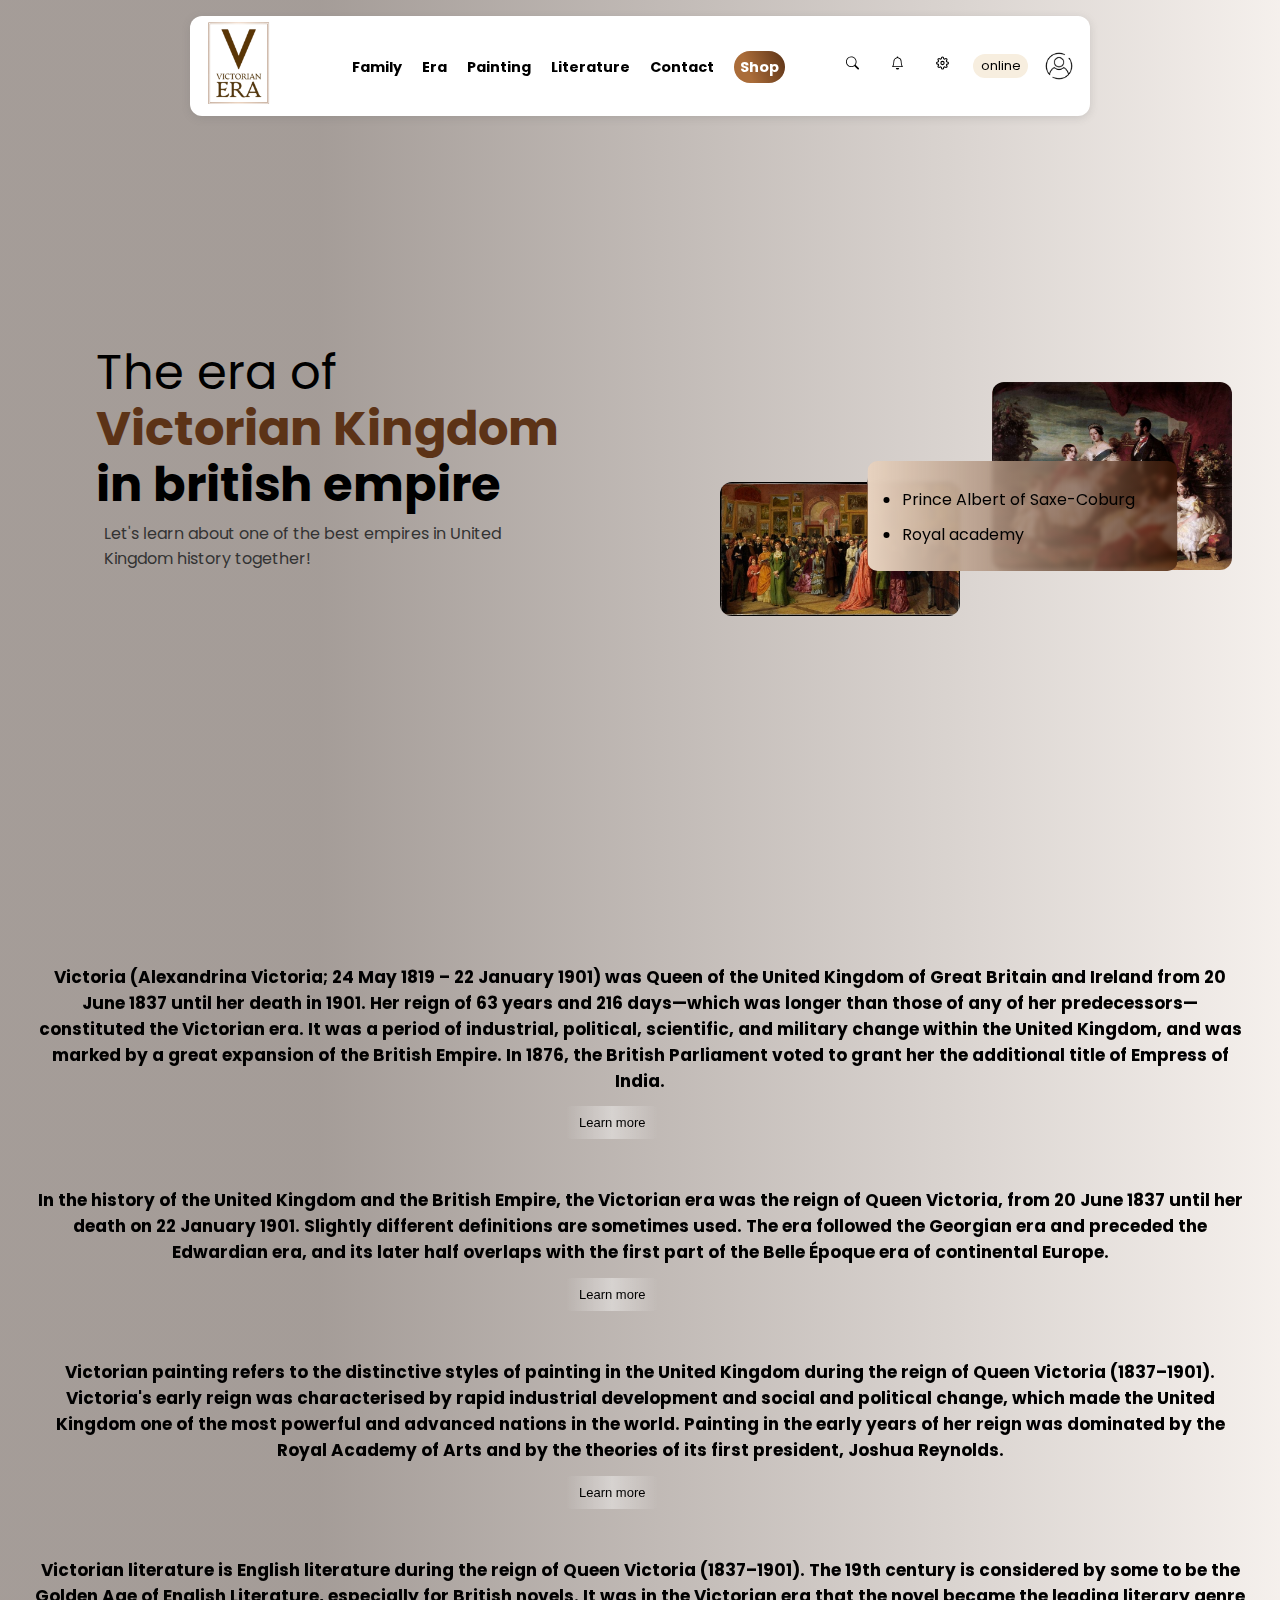
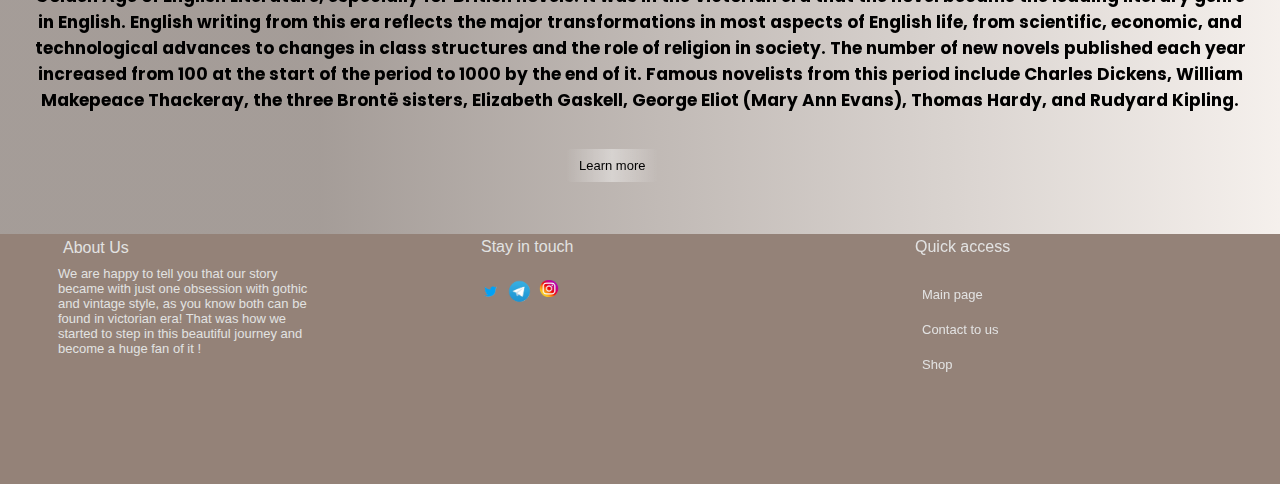
<file: Index.html>
<!DOCTYPE html>
<html lang="en">
<head>
	<meta charset="utf-8">
	<meta http-equiv="X-UA-Compatible" content="IE-edge">
	<meta name="viewport" content="width=device-width, initial-scale=1.0">
	<title>Victorian Era</title>
    <link rel="stylesheet" href="css1.css">
</head>

    

<body>
<header>

<div class="container">
	<div class="section_nav">
		<div class="left-nav d-flex align-items-center">
			<div class="section-logo d-flex align-items-center">
				<div class="box-img-logo">
					<img src="image/log.png">
				</div>
			</div>
		</div>
		  <div class="center-nav">
			  <ul class="d-flex align-items-center">
				<li><a href="family.html">Family</a></li>
				<li><a href="era.html">Era</a></li>
				<li><a href="painting.html">Painting</a></li>
				<li><a href="literature.html">Literature</a></li>
				<li><a href="contact.html">Contact</a></li>
				<li><a href="shop.html" class="active">Shop</a>

				</li>
			  </ul>
			</div>
                  <div class="right-nav">
	                 <div class="group-icon">
                        <a href="">
	                 		<svg xmlns="http://www.w3.org/2000/svg" width="20" height="20" fill="currentColor" class="bi bi-search" viewBox="0 0 16 16" id="IconChangeColor"> <path d="M11.742 10.344a6.5 6.5 0 1 0-1.397 1.398h-.001c.03.04.062.078.098.115l3.85 3.85a1 1 0 0 0 1.415-1.414l-3.85-3.85a1.007 1.007 0 0 0-.115-.1zM12 6.5a5.5 5.5 0 1 1-11 0 5.5 5.5 0 0 1 11 0z" id="mainIconPathAttribute" fill="#000000"></path> </svg>
	                 	</a>
                        <a href="#">
                        <svg xmlns="http://www.w3.org/2000/svg" width="20" height="20" fill="currentColor" class="bi bi-bell" viewBox="0 0 16 16" id="IconChangeColor"> <path d="M8 16a2 2 0 0 0 2-2H6a2 2 0 0 0 2 2zM8 1.918l-.797.161A4.002 4.002 0 0 0 4 6c0 .628-.134 2.197-.459 3.742-.16.767-.376 1.566-.663 2.258h10.244c-.287-.692-.502-1.49-.663-2.258C12.134 8.197 12 6.628 12 6a4.002 4.002 0 0 0-3.203-3.92L8 1.917zM14.22 12c.223.447.481.801.78 1H1c.299-.199.557-.553.78-1C2.68 10.2 3 6.88 3 6c0-2.42 1.72-4.44 4.005-4.901a1 1 0 1 1 1.99 0A5.002 5.002 0 0 1 13 6c0 .88.32 4.2 1.22 6z" id="mainIconPathAttribute" fill="#000000"></path> </svg>
                    </a>
                    <a href="#">
                        <svg xmlns="http://www.w3.org/2000/svg" width="20" height="20" viewBox="0 0 24 24" fill="none" stroke="currentColor" stroke-width="2" stroke-linecap="round" stroke-linejoin="round" class="feather feather-settings" id="IconChangeColor"><circle cx="12" cy="12" r="3"></circle><path d="M19.4 15a1.65 1.65 0 0 0 .33 1.82l.06.06a2 2 0 0 1 0 2.83 2 2 0 0 1-2.83 0l-.06-.06a1.65 1.65 0 0 0-1.82-.33 1.65 1.65 0 0 0-1 1.51V21a2 2 0 0 1-2 2 2 2 0 0 1-2-2v-.09A1.65 1.65 0 0 0 9 19.4a1.65 1.65 0 0 0-1.82.33l-.06.06a2 2 0 0 1-2.83 0 2 2 0 0 1 0-2.83l.06-.06a1.65 1.65 0 0 0 .33-1.82 1.65 1.65 0 0 0-1.51-1H3a2 2 0 0 1-2-2 2 2 0 0 1 2-2h.09A1.65 1.65 0 0 0 4.6 9a1.65 1.65 0 0 0-.33-1.82l-.06-.06a2 2 0 0 1 0-2.83 2 2 0 0 1 2.83 0l.06.06a1.65 1.65 0 0 0 1.82.33H9a1.65 1.65 0 0 0 1-1.51V3a2 2 0 0 1 2-2 2 2 0 0 1 2 2v.09a1.65 1.65 0 0 0 1 1.51 1.65 1.65 0 0 0 1.82-.33l.06-.06a2 2 0 0 1 2.83 0 2 2 0 0 1 0 2.83l-.06.06a1.65 1.65 0 0 0-.33 1.82V9a1.65 1.65 0 0 0 1.51 1H21a2 2 0 0 1 2 2 2 2 0 0 1-2 2h-.09a1.65 1.65 0 0 0-1.51 1z" id="mainIconPathAttribute"></path></svg>
                    </a>
                    </div>
	                 	   <div class="user-section">
	                 		    <div class="status-connection">
	                 			   online
	                 		    </div>
	                 		    <div class="profile-user">
	                 		    	<a href="login.html"><img src="image/user.png"></a>
	                 		  </div>
                            </div>
                          </div>




                               <div class="nav-mobile">
	                              <input type="checkbox" id="toggle-nav" hidden>
	                              <label for="toggle-nav" class="label-toggle-nav">
	                              	<span class="line line-top"></span>
	                              	<span class="line line-mid"></span>
	                              	<span class="line line-bottom"></span>
	                              </label>
	                              <ul class="list-nav-mobile">
	                              	<li><a href="family.html">Family</a></li>
				                    <li><a href="era.html">Era</a></li>
				                    <li><a href="painting.html">Painting</a></li>
				                    <li><a href="literature.html">Literature</a></li>
				                    <li><a href="contact.html">Contact</a></li>
				                    <li><a href="shop.html" class="active">Shop</a></li>
			                        </ul>
	                              </div>



    </div>

 </div>

                        <link rel="stylesheet" href="css2.css">
                         <div class="section-content-header">
	                      <div class="left-content-header">
                           <h1>
                           <span>
                           The era of
                           </span>
                           <br>
                           <span>Victorian Kingdom</span>
                           <br>
                           <span>in british empire</span>
                           </h1>
                           <p>
                           Let's learn about one of the best empires in United Kingdom history together!
                           </p>
        
                            </div>
                             <div class="right-content-header">
                              <img src="image/y1.jpg" alt="">
                               <img src="image/y2.jpg" alt="">
                                <div class="content-img-text">
                                 <ul>
                                    <li>
                                    Prince Albert of Saxe-Coburg
                                    </li>
                                    <li>
                                    	Royal academy
                                    </li>
                                 </ul>
                                </div>
                             </div>
                        </div>

</header>                              
     




                           <div class="txt-1">
                            <h3>
 	                           Victoria (Alexandrina Victoria; 24 May 1819 – 22 January 1901) was Queen of the United Kingdom of Great Britain and Ireland from 20 June 1837 until her death in 1901. Her reign of 63 years and 216 days—which was longer than those of any of her predecessors—constituted the Victorian era. It was a period of industrial, political, scientific, and military change within the United Kingdom, and was marked by a great expansion of the British Empire. In 1876, the British Parliament voted to grant her the additional title of Empress of India.
                           </h3>
                           	<button type="b1" class="btn-form1"><a href="family.html">Learn more</button></a>
                          </div>


                           <div class="txt-2">
                           	<h3>
                           		In the history of the United Kingdom and the British Empire, the Victorian era was the reign of Queen Victoria, from 20 June 1837 until her death on 22 January 1901. Slightly different definitions are sometimes used. The era followed the Georgian era and preceded the Edwardian era, and its later half overlaps with the first part of the Belle Époque era of continental Europe.
                           	</h3>
                           	<button type="b2" class="btn-form2"><a href="era.html">Learn more</button></a>
                           </div>


                           <div class="txt-3">
                            <h3>
 	                            Victorian painting refers to the distinctive styles of painting in the United Kingdom during the reign of Queen Victoria (1837–1901). Victoria's early reign was characterised by rapid industrial development and social and political change, which made the United Kingdom one of the most powerful and advanced nations in the world. Painting in the early years of her reign was dominated by the Royal Academy of Arts and by the theories of its first president, Joshua Reynolds.
                           </h3>	
                           <button type="b3" class="btn-form3"><a href="painting.html">Learn more</button>
                          </div>


                           <div class="txt-4">
                            <h3>
 	                            Victorian literature is English literature during the reign of Queen Victoria (1837–1901). The 19th century is considered by some to be the Golden Age of English Literature, especially for British novels. It was in the Victorian era that the novel became the leading literary genre in English. English writing from this era reflects the major transformations in most aspects of English life, from scientific, economic, and technological advances to changes in class structures and the role of religion in society. The number of new novels published each year increased from 100 at the start of the period to 1000 by the end of it. Famous novelists from this period include Charles Dickens, William Makepeace Thackeray, the three Brontë sisters, Elizabeth Gaskell, George Eliot (Mary Ann Evans), Thomas Hardy, and Rudyard Kipling.
                           </h3>	
                           <button type="b4" class="btn-form4"><a href="literature.html">Learn more</button>
                          </div>








              <div class="footer">
               <div class="main-footer">
                <div class="about">
                 <h5>
                	About Us
                 </h5>
                 <p>
                 We are happy to tell you that our story became with just one obsession with gothic and vintage style, as you know both can be found in victorian era!
                 That was how we started to step in this beautiful journey and become a huge fan of it !
                 </p>
                </div>

              <div class="social">
               <h5>
              	Stay in touch
               </h5>
              <div class="lists">
              <ul>
               <li><a href="#"><img src="image/tweeter.png" alt=""></a></li>
               <li><a href="#"><img src="image/tel.png" alt=""></a></li>
               <li><a href="#"><img src="image/insta.png" alt=""></a></li>
              </ul>
              </div>
             </div>

             <div class="access">
              <h5>
             	Quick access
              </h5>
             <div class="lists2">
            <ul>
             <li><a href="1.html">Main page</a></li>
             <li><a href="contact.html">Contact to us</a></li>
             <li><a href="shop.html">Shop</a></li>
            </ul>
            </div>
          </div>








	</div>
</div>


















 	

</body>

</html>
</file>
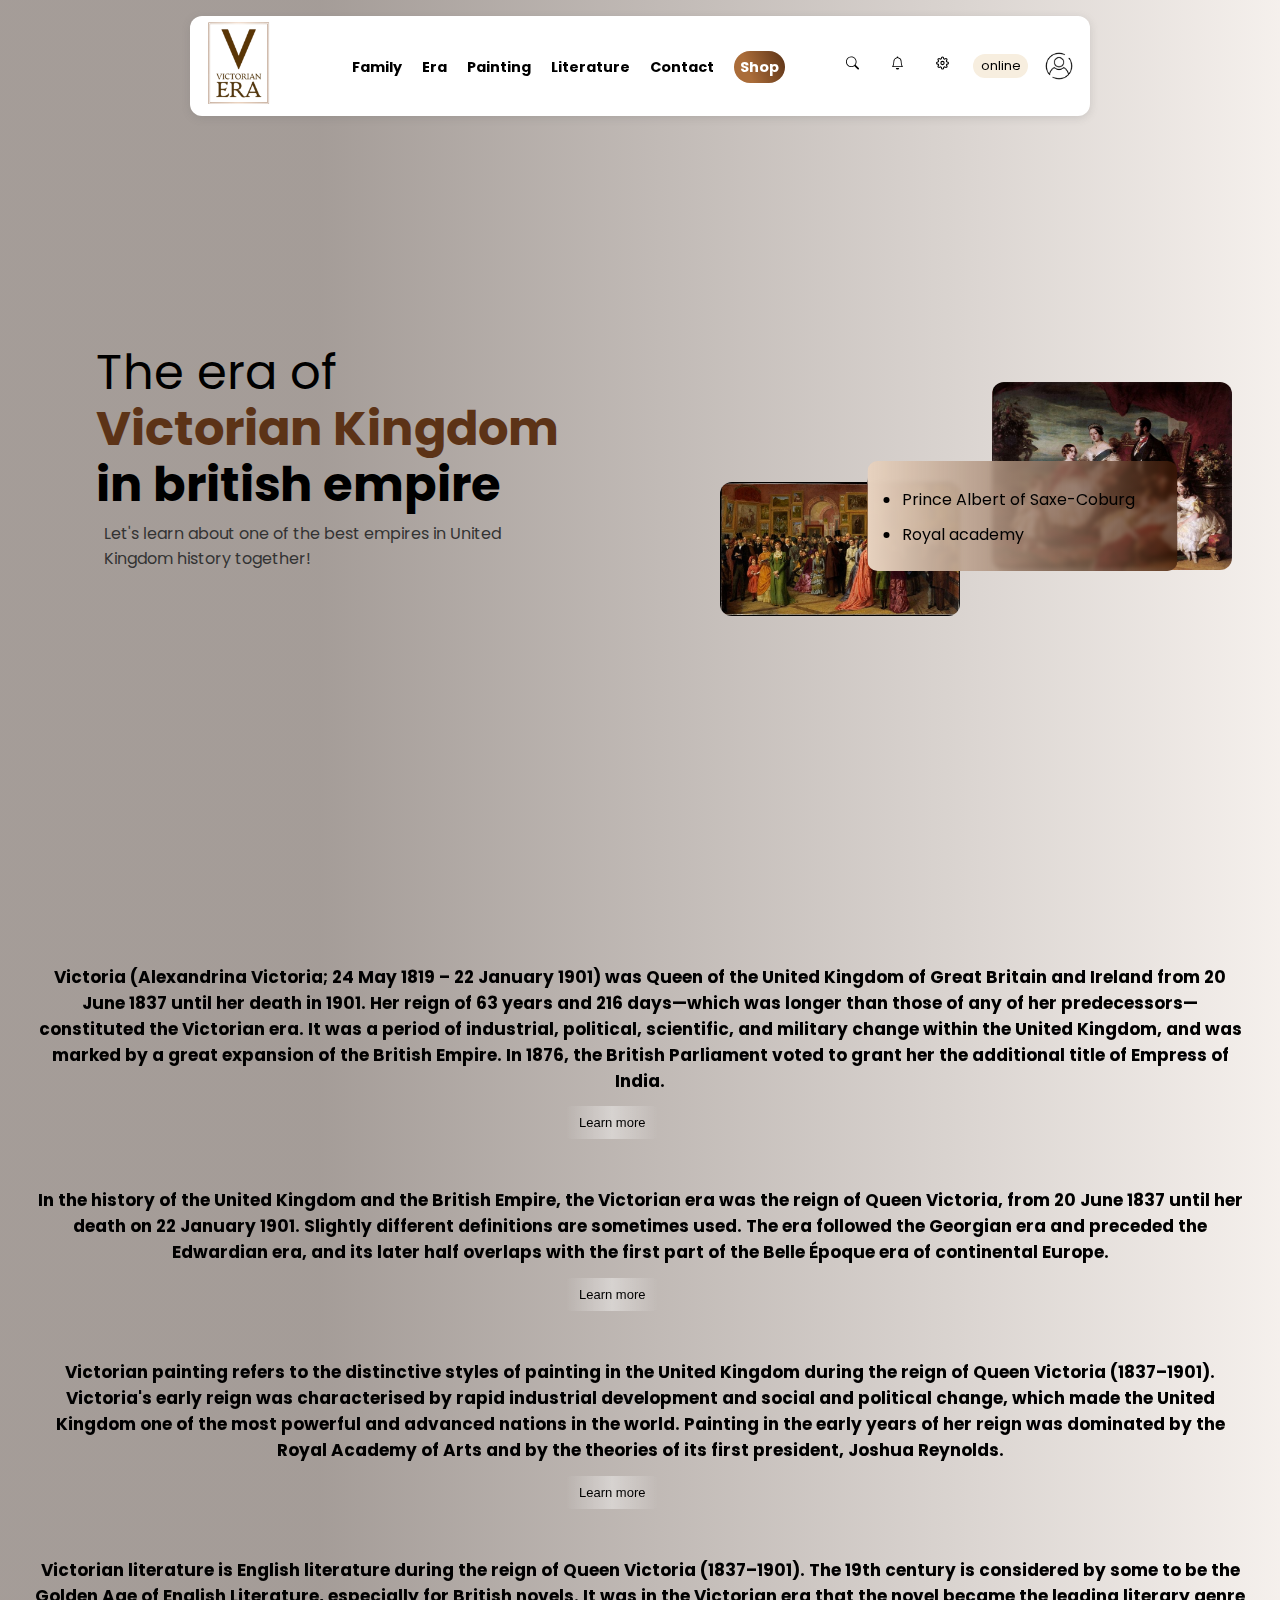
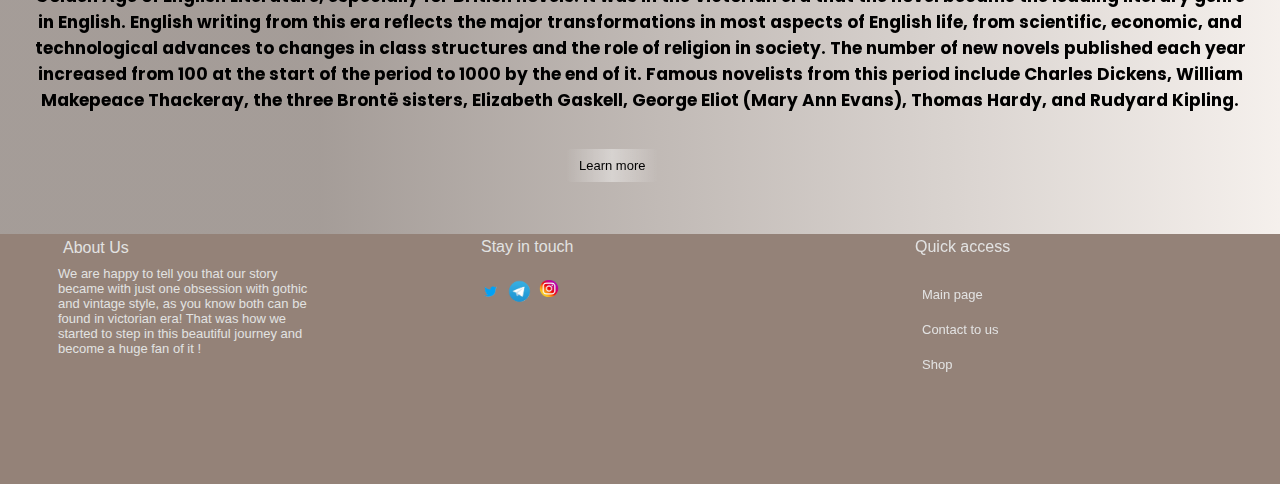
<file: index.html>
<!DOCTYPE html>
<html lang="en">
<head>
	<meta charset="utf-8">
	<meta http-equiv="X-UA-Compatible" content="IE-edge">
	<meta name="viewport" content="width=device-width, initial-scale=1.0">
	<title>Victorian Era</title>
    <link rel="stylesheet" href="css/css1.css">
</head>

    

<body>
<header>

<div class="container">
	<div class="section_nav">
		<div class="left-nav d-flex align-items-center">
			<div class="section-logo d-flex align-items-center">
				<div class="box-img-logo">
					<img src="image/log.png">
				</div>
			</div>
		</div>
		  <div class="center-nav">
			  <ul class="d-flex align-items-center">
				<li><a href="family.html">Family</a></li>
				<li><a href="era.html">Era</a></li>
				<li><a href="painting.html">Painting</a></li>
				<li><a href="literature.html">Literature</a></li>
				<li><a href="contact.html">Contact</a></li>
				<li><a href="shop.html" class="active">Shop</a>

				</li>
			  </ul>
			</div>
                  <div class="right-nav">
	                 <div class="group-icon">
                        <a href="">
	                 		<svg xmlns="http://www.w3.org/2000/svg" width="20" height="20" fill="currentColor" class="bi bi-search" viewBox="0 0 16 16" id="IconChangeColor"> <path d="M11.742 10.344a6.5 6.5 0 1 0-1.397 1.398h-.001c.03.04.062.078.098.115l3.85 3.85a1 1 0 0 0 1.415-1.414l-3.85-3.85a1.007 1.007 0 0 0-.115-.1zM12 6.5a5.5 5.5 0 1 1-11 0 5.5 5.5 0 0 1 11 0z" id="mainIconPathAttribute" fill="#000000"></path> </svg>
	                 	</a>
                        <a href="#">
                        <svg xmlns="http://www.w3.org/2000/svg" width="20" height="20" fill="currentColor" class="bi bi-bell" viewBox="0 0 16 16" id="IconChangeColor"> <path d="M8 16a2 2 0 0 0 2-2H6a2 2 0 0 0 2 2zM8 1.918l-.797.161A4.002 4.002 0 0 0 4 6c0 .628-.134 2.197-.459 3.742-.16.767-.376 1.566-.663 2.258h10.244c-.287-.692-.502-1.49-.663-2.258C12.134 8.197 12 6.628 12 6a4.002 4.002 0 0 0-3.203-3.92L8 1.917zM14.22 12c.223.447.481.801.78 1H1c.299-.199.557-.553.78-1C2.68 10.2 3 6.88 3 6c0-2.42 1.72-4.44 4.005-4.901a1 1 0 1 1 1.99 0A5.002 5.002 0 0 1 13 6c0 .88.32 4.2 1.22 6z" id="mainIconPathAttribute" fill="#000000"></path> </svg>
                    </a>
                    <a href="#">
                        <svg xmlns="http://www.w3.org/2000/svg" width="20" height="20" viewBox="0 0 24 24" fill="none" stroke="currentColor" stroke-width="2" stroke-linecap="round" stroke-linejoin="round" class="feather feather-settings" id="IconChangeColor"><circle cx="12" cy="12" r="3"></circle><path d="M19.4 15a1.65 1.65 0 0 0 .33 1.82l.06.06a2 2 0 0 1 0 2.83 2 2 0 0 1-2.83 0l-.06-.06a1.65 1.65 0 0 0-1.82-.33 1.65 1.65 0 0 0-1 1.51V21a2 2 0 0 1-2 2 2 2 0 0 1-2-2v-.09A1.65 1.65 0 0 0 9 19.4a1.65 1.65 0 0 0-1.82.33l-.06.06a2 2 0 0 1-2.83 0 2 2 0 0 1 0-2.83l.06-.06a1.65 1.65 0 0 0 .33-1.82 1.65 1.65 0 0 0-1.51-1H3a2 2 0 0 1-2-2 2 2 0 0 1 2-2h.09A1.65 1.65 0 0 0 4.6 9a1.65 1.65 0 0 0-.33-1.82l-.06-.06a2 2 0 0 1 0-2.83 2 2 0 0 1 2.83 0l.06.06a1.65 1.65 0 0 0 1.82.33H9a1.65 1.65 0 0 0 1-1.51V3a2 2 0 0 1 2-2 2 2 0 0 1 2 2v.09a1.65 1.65 0 0 0 1 1.51 1.65 1.65 0 0 0 1.82-.33l.06-.06a2 2 0 0 1 2.83 0 2 2 0 0 1 0 2.83l-.06.06a1.65 1.65 0 0 0-.33 1.82V9a1.65 1.65 0 0 0 1.51 1H21a2 2 0 0 1 2 2 2 2 0 0 1-2 2h-.09a1.65 1.65 0 0 0-1.51 1z" id="mainIconPathAttribute"></path></svg>
                    </a>
                    </div>
	                 	   <div class="user-section">
	                 		    <div class="status-connection">
	                 			   online
	                 		    </div>
	                 		    <div class="profile-user">
	                 		    	<a href="login.html"><img src="image/user.png"></a>
	                 		  </div>
                            </div>
                          </div>




                               <div class="nav-mobile">
	                              <input type="checkbox" id="toggle-nav" hidden>
	                              <label for="toggle-nav" class="label-toggle-nav">
	                              	<span class="line line-top"></span>
	                              	<span class="line line-mid"></span>
	                              	<span class="line line-bottom"></span>
	                              </label>
	                              <ul class="list-nav-mobile">
	                              	<li><a href="family.html">Family</a></li>
				                    <li><a href="era.html">Era</a></li>
				                    <li><a href="painting.html">Painting</a></li>
				                    <li><a href="literature.html">Literature</a></li>
				                    <li><a href="contact.html">Contact</a></li>
				                    <li><a href="shop.html" class="active">Shop</a></li>
			                        </ul>
	                              </div>



    </div>

 </div>

                        <link rel="stylesheet" href="css/css2.css">
                         <div class="section-content-header">
	                      <div class="left-content-header">
                           <h1>
                           <span>
                           The era of
                           </span>
                           <br>
                           <span>Victorian Kingdom</span>
                           <br>
                           <span>in british empire</span>
                           </h1>
                           <p>
                           Let's learn about one of the best empires in United Kingdom history together!
                           </p>
        
                            </div>
                             <div class="right-content-header">
                              <img src="image/y1.jpg" alt="">
                               <img src="image/y2.jpg" alt="">
                                <div class="content-img-text">
                                 <ul>
                                    <li>
                                    Prince Albert of Saxe-Coburg
                                    </li>
                                    <li>
                                    	Royal academy
                                    </li>
                                 </ul>
                                </div>
                             </div>
                        </div>

</header>                              
     




                           <div class="txt-1">
                            <h3>
 	                           Victoria (Alexandrina Victoria; 24 May 1819 – 22 January 1901) was Queen of the United Kingdom of Great Britain and Ireland from 20 June 1837 until her death in 1901. Her reign of 63 years and 216 days—which was longer than those of any of her predecessors—constituted the Victorian era. It was a period of industrial, political, scientific, and military change within the United Kingdom, and was marked by a great expansion of the British Empire. In 1876, the British Parliament voted to grant her the additional title of Empress of India.
                           </h3>
                           	<button type="b1" class="btn-form1"><a href="family.html">Learn more</button></a>
                          </div>


                           <div class="txt-2">
                           	<h3>
                           		In the history of the United Kingdom and the British Empire, the Victorian era was the reign of Queen Victoria, from 20 June 1837 until her death on 22 January 1901. Slightly different definitions are sometimes used. The era followed the Georgian era and preceded the Edwardian era, and its later half overlaps with the first part of the Belle Époque era of continental Europe.
                           	</h3>
                           	<button type="b2" class="btn-form2"><a href="era.html">Learn more</button></a>
                           </div>


                           <div class="txt-3">
                            <h3>
 	                            Victorian painting refers to the distinctive styles of painting in the United Kingdom during the reign of Queen Victoria (1837–1901). Victoria's early reign was characterised by rapid industrial development and social and political change, which made the United Kingdom one of the most powerful and advanced nations in the world. Painting in the early years of her reign was dominated by the Royal Academy of Arts and by the theories of its first president, Joshua Reynolds.
                           </h3>	
                           <button type="b3" class="btn-form3"><a href="painting.html">Learn more</button>
                          </div>


                           <div class="txt-4">
                            <h3>
 	                            Victorian literature is English literature during the reign of Queen Victoria (1837–1901). The 19th century is considered by some to be the Golden Age of English Literature, especially for British novels. It was in the Victorian era that the novel became the leading literary genre in English. English writing from this era reflects the major transformations in most aspects of English life, from scientific, economic, and technological advances to changes in class structures and the role of religion in society. The number of new novels published each year increased from 100 at the start of the period to 1000 by the end of it. Famous novelists from this period include Charles Dickens, William Makepeace Thackeray, the three Brontë sisters, Elizabeth Gaskell, George Eliot (Mary Ann Evans), Thomas Hardy, and Rudyard Kipling.
                           </h3>	
                           <button type="b4" class="btn-form4"><a href="literature.html">Learn more</button>
                          </div>








              <div class="footer">
               <div class="main-footer">
                <div class="about">
                 <h5>
                	About Us
                 </h5>
                 <p>
                 We are happy to tell you that our story became with just one obsession with gothic and vintage style, as you know both can be found in victorian era!
                 That was how we started to step in this beautiful journey and become a huge fan of it !
                 </p>
                </div>

              <div class="social">
               <h5>
              	Stay in touch
               </h5>
              <div class="lists">
              <ul>
               <li><a href="#"><img src="image/tweeter.png" alt=""></a></li>
               <li><a href="#"><img src="image/tel.png" alt=""></a></li>
               <li><a href="#"><img src="image/insta.png" alt=""></a></li>
              </ul>
              </div>
             </div>

             <div class="access">
              <h5>
             	Quick access
              </h5>
             <div class="lists2">
            <ul>
             <li><a href="1.html">Main page</a></li>
             <li><a href="contact.html">Contact to us</a></li>
             <li><a href="shop.html">Shop</a></li>
            </ul>
            </div>
          </div>








	</div>
</div>


















 	

</body>

</html>
</file>
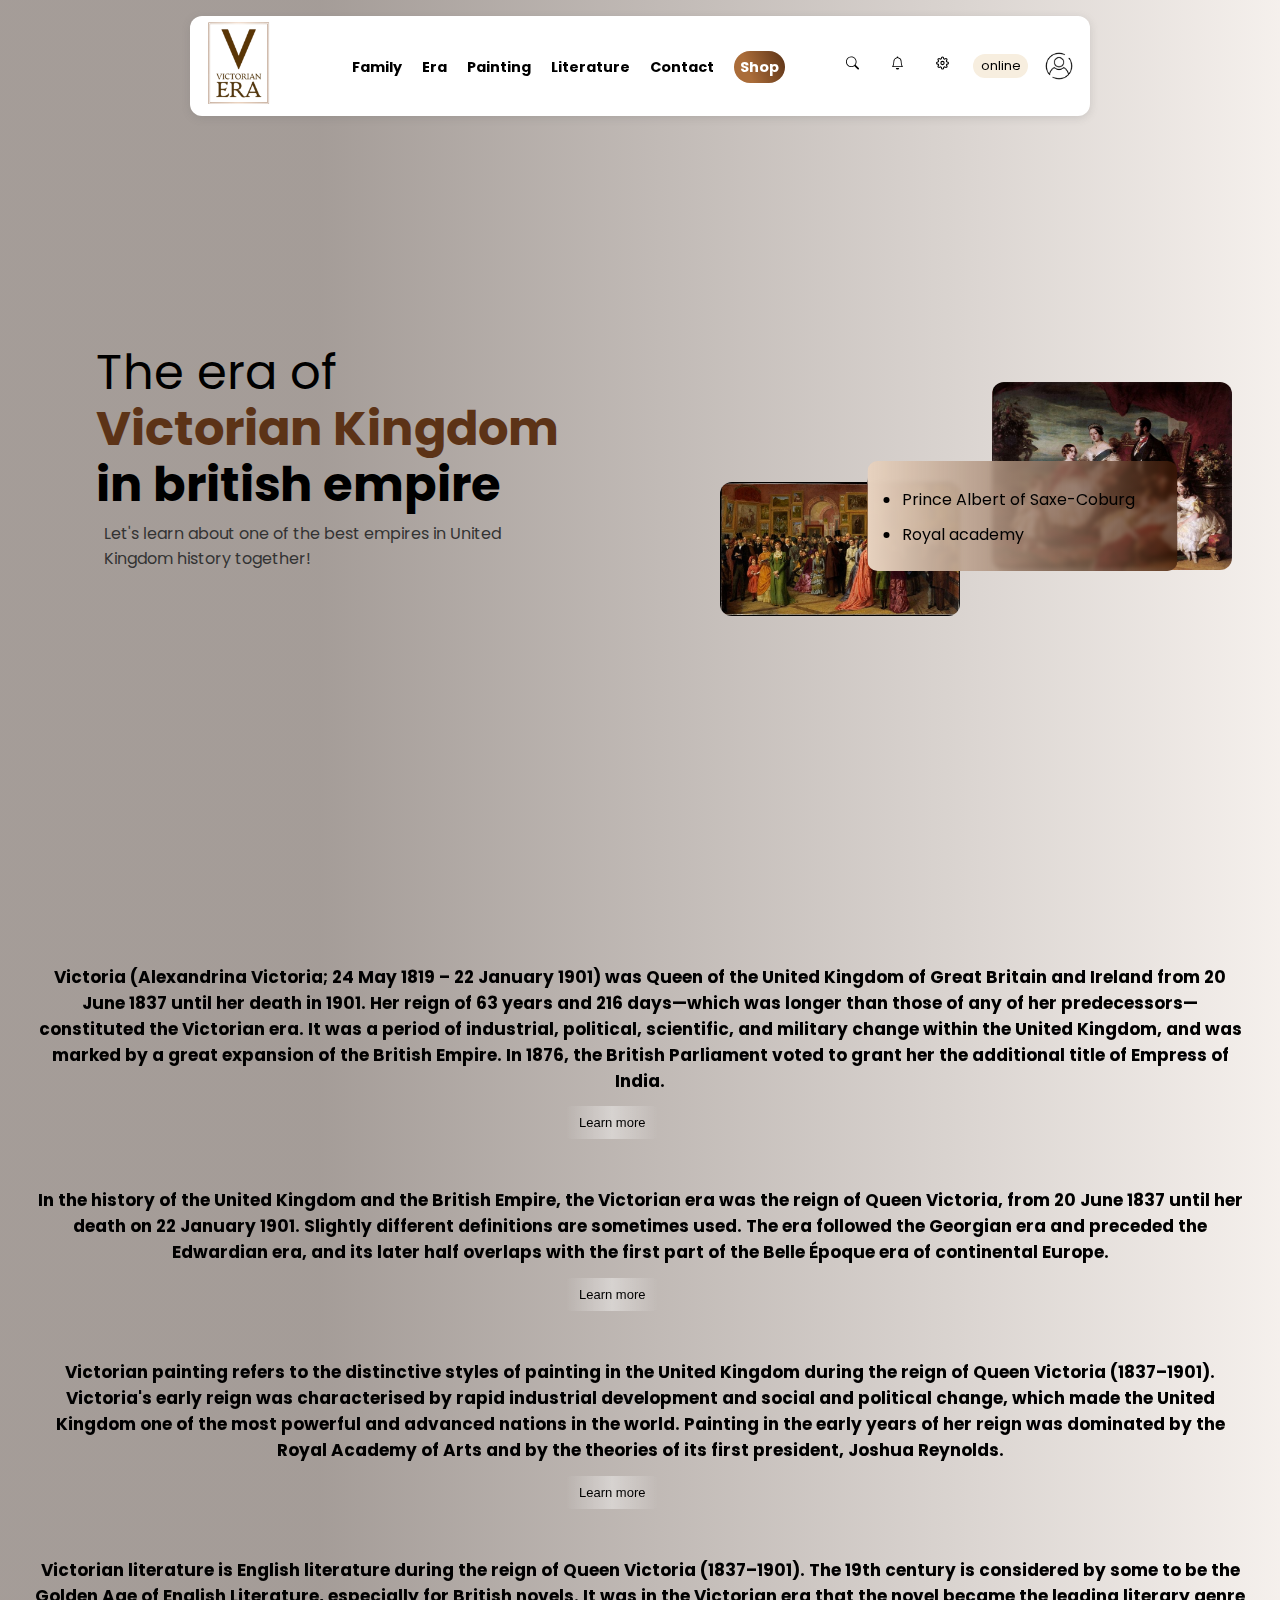
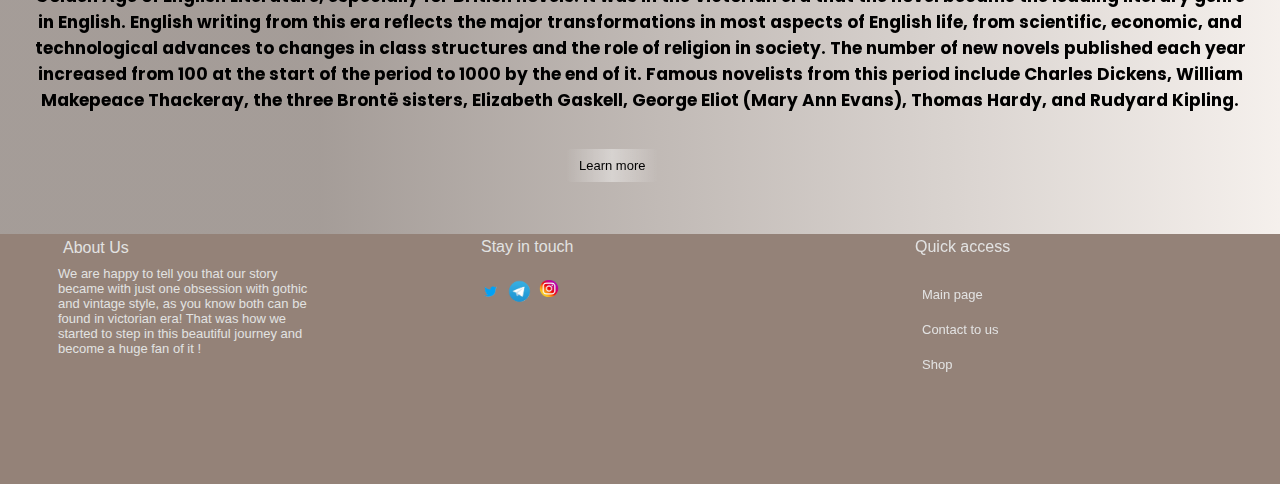
<file: 1.html>
<!DOCTYPE html>
<html lang="en">
<head>
	<meta charset="utf-8">
	<meta http-equiv="X-UA-Compatible" content="IE-edge">
	<meta name="viewport" content="width=device-width, initial-scale=1.0">
	<title>Victorian Era</title>
    <link rel="stylesheet" href="css1.css">
</head>

    

<body>
<header>

<div class="container">
	<div class="section_nav">
		<div class="left-nav d-flex align-items-center">
			<div class="section-logo d-flex align-items-center">
				<div class="box-img-logo">
					<img src="image/log.png">
				</div>
			</div>
		</div>
		  <div class="center-nav">
			  <ul class="d-flex align-items-center">
				<li><a href="family.html">Family</a></li>
				<li><a href="era.html">Era</a></li>
				<li><a href="painting.html">Painting</a></li>
				<li><a href="literature.html">Literature</a></li>
				<li><a href="contact.html">Contact</a></li>
				<li><a href="shop.html" class="active">Shop</a>

				</li>
			  </ul>
			</div>
                  <div class="right-nav">
	                 <div class="group-icon">
                        <a href="">
	                 		<svg xmlns="http://www.w3.org/2000/svg" width="20" height="20" fill="currentColor" class="bi bi-search" viewBox="0 0 16 16" id="IconChangeColor"> <path d="M11.742 10.344a6.5 6.5 0 1 0-1.397 1.398h-.001c.03.04.062.078.098.115l3.85 3.85a1 1 0 0 0 1.415-1.414l-3.85-3.85a1.007 1.007 0 0 0-.115-.1zM12 6.5a5.5 5.5 0 1 1-11 0 5.5 5.5 0 0 1 11 0z" id="mainIconPathAttribute" fill="#000000"></path> </svg>
	                 	</a>
                        <a href="#">
                        <svg xmlns="http://www.w3.org/2000/svg" width="20" height="20" fill="currentColor" class="bi bi-bell" viewBox="0 0 16 16" id="IconChangeColor"> <path d="M8 16a2 2 0 0 0 2-2H6a2 2 0 0 0 2 2zM8 1.918l-.797.161A4.002 4.002 0 0 0 4 6c0 .628-.134 2.197-.459 3.742-.16.767-.376 1.566-.663 2.258h10.244c-.287-.692-.502-1.49-.663-2.258C12.134 8.197 12 6.628 12 6a4.002 4.002 0 0 0-3.203-3.92L8 1.917zM14.22 12c.223.447.481.801.78 1H1c.299-.199.557-.553.78-1C2.68 10.2 3 6.88 3 6c0-2.42 1.72-4.44 4.005-4.901a1 1 0 1 1 1.99 0A5.002 5.002 0 0 1 13 6c0 .88.32 4.2 1.22 6z" id="mainIconPathAttribute" fill="#000000"></path> </svg>
                    </a>
                    <a href="#">
                        <svg xmlns="http://www.w3.org/2000/svg" width="20" height="20" viewBox="0 0 24 24" fill="none" stroke="currentColor" stroke-width="2" stroke-linecap="round" stroke-linejoin="round" class="feather feather-settings" id="IconChangeColor"><circle cx="12" cy="12" r="3"></circle><path d="M19.4 15a1.65 1.65 0 0 0 .33 1.82l.06.06a2 2 0 0 1 0 2.83 2 2 0 0 1-2.83 0l-.06-.06a1.65 1.65 0 0 0-1.82-.33 1.65 1.65 0 0 0-1 1.51V21a2 2 0 0 1-2 2 2 2 0 0 1-2-2v-.09A1.65 1.65 0 0 0 9 19.4a1.65 1.65 0 0 0-1.82.33l-.06.06a2 2 0 0 1-2.83 0 2 2 0 0 1 0-2.83l.06-.06a1.65 1.65 0 0 0 .33-1.82 1.65 1.65 0 0 0-1.51-1H3a2 2 0 0 1-2-2 2 2 0 0 1 2-2h.09A1.65 1.65 0 0 0 4.6 9a1.65 1.65 0 0 0-.33-1.82l-.06-.06a2 2 0 0 1 0-2.83 2 2 0 0 1 2.83 0l.06.06a1.65 1.65 0 0 0 1.82.33H9a1.65 1.65 0 0 0 1-1.51V3a2 2 0 0 1 2-2 2 2 0 0 1 2 2v.09a1.65 1.65 0 0 0 1 1.51 1.65 1.65 0 0 0 1.82-.33l.06-.06a2 2 0 0 1 2.83 0 2 2 0 0 1 0 2.83l-.06.06a1.65 1.65 0 0 0-.33 1.82V9a1.65 1.65 0 0 0 1.51 1H21a2 2 0 0 1 2 2 2 2 0 0 1-2 2h-.09a1.65 1.65 0 0 0-1.51 1z" id="mainIconPathAttribute"></path></svg>
                    </a>
                    </div>
	                 	   <div class="user-section">
	                 		    <div class="status-connection">
	                 			   online
	                 		    </div>
	                 		    <div class="profile-user">
	                 		    	<a href="login.html"><img src="image/user.png"></a>
	                 		  </div>
                            </div>
                          </div>




                               <div class="nav-mobile">
	                              <input type="checkbox" id="toggle-nav" hidden>
	                              <label for="toggle-nav" class="label-toggle-nav">
	                              	<span class="line line-top"></span>
	                              	<span class="line line-mid"></span>
	                              	<span class="line line-bottom"></span>
	                              </label>
	                              <ul class="list-nav-mobile">
	                              	<li><a href="family.html">Family</a></li>
				                    <li><a href="era.html">Era</a></li>
				                    <li><a href="painting.html">Painting</a></li>
				                    <li><a href="literature.html">Literature</a></li>
				                    <li><a href="contact.html">Contact</a></li>
				                    <li><a href="shop.html" class="active">Shop</a></li>
			                        </ul>
	                              </div>



    </div>

 </div>

                        <link rel="stylesheet" href="css2.css">
                         <div class="section-content-header">
	                      <div class="left-content-header">
                           <h1>
                           <span>
                           The era of
                           </span>
                           <br>
                           <span>Victorian Kingdom</span>
                           <br>
                           <span>in british empire</span>
                           </h1>
                           <p>
                           Let's learn about one of the best empires in United Kingdom history together!
                           </p>
        
                            </div>
                             <div class="right-content-header">
                              <img src="image/y1.jpg" alt="">
                               <img src="image/y2.jpg" alt="">
                                <div class="content-img-text">
                                 <ul>
                                    <li>
                                    Prince Albert of Saxe-Coburg
                                    </li>
                                    <li>
                                    	Royal academy
                                    </li>
                                 </ul>
                                </div>
                             </div>
                        </div>

</header>                              
     




                           <div class="txt-1">
                            <h3>
 	                           Victoria (Alexandrina Victoria; 24 May 1819 – 22 January 1901) was Queen of the United Kingdom of Great Britain and Ireland from 20 June 1837 until her death in 1901. Her reign of 63 years and 216 days—which was longer than those of any of her predecessors—constituted the Victorian era. It was a period of industrial, political, scientific, and military change within the United Kingdom, and was marked by a great expansion of the British Empire. In 1876, the British Parliament voted to grant her the additional title of Empress of India.
                           </h3>
                           	<button type="b1" class="btn-form1"><a href="family.html">Learn more</button></a>
                          </div>


                           <div class="txt-2">
                           	<h3>
                           		In the history of the United Kingdom and the British Empire, the Victorian era was the reign of Queen Victoria, from 20 June 1837 until her death on 22 January 1901. Slightly different definitions are sometimes used. The era followed the Georgian era and preceded the Edwardian era, and its later half overlaps with the first part of the Belle Époque era of continental Europe.
                           	</h3>
                           	<button type="b2" class="btn-form2"><a href="era.html">Learn more</button></a>
                           </div>


                           <div class="txt-3">
                            <h3>
 	                            Victorian painting refers to the distinctive styles of painting in the United Kingdom during the reign of Queen Victoria (1837–1901). Victoria's early reign was characterised by rapid industrial development and social and political change, which made the United Kingdom one of the most powerful and advanced nations in the world. Painting in the early years of her reign was dominated by the Royal Academy of Arts and by the theories of its first president, Joshua Reynolds.
                           </h3>	
                           <button type="b3" class="btn-form3"><a href="painting.html">Learn more</button>
                          </div>


                           <div class="txt-4">
                            <h3>
 	                            Victorian literature is English literature during the reign of Queen Victoria (1837–1901). The 19th century is considered by some to be the Golden Age of English Literature, especially for British novels. It was in the Victorian era that the novel became the leading literary genre in English. English writing from this era reflects the major transformations in most aspects of English life, from scientific, economic, and technological advances to changes in class structures and the role of religion in society. The number of new novels published each year increased from 100 at the start of the period to 1000 by the end of it. Famous novelists from this period include Charles Dickens, William Makepeace Thackeray, the three Brontë sisters, Elizabeth Gaskell, George Eliot (Mary Ann Evans), Thomas Hardy, and Rudyard Kipling.
                           </h3>	
                           <button type="b4" class="btn-form4"><a href="literature.html">Learn more</button>
                          </div>








              <div class="footer">
               <div class="main-footer">
                <div class="about">
                 <h5>
                	About Us
                 </h5>
                 <p>
                 We are happy to tell you that our story became with just one obsession with gothic and vintage style, as you know both can be found in victorian era!
                 That was how we started to step in this beautiful journey and become a huge fan of it !
                 </p>
                </div>

              <div class="social">
               <h5>
              	Stay in touch
               </h5>
              <div class="lists">
              <ul>
               <li><a href="#"><img src="image/tweeter.png" alt=""></a></li>
               <li><a href="#"><img src="image/tel.png" alt=""></a></li>
               <li><a href="#"><img src="image/insta.png" alt=""></a></li>
              </ul>
              </div>
             </div>

             <div class="access">
              <h5>
             	Quick access
              </h5>
             <div class="lists2">
            <ul>
             <li><a href="1.html">Main page</a></li>
             <li><a href="contact.html">Contact to us</a></li>
             <li><a href="shop.html">Shop</a></li>
            </ul>
            </div>
          </div>








	</div>
</div>


















 	

</body>
</html>
</file>
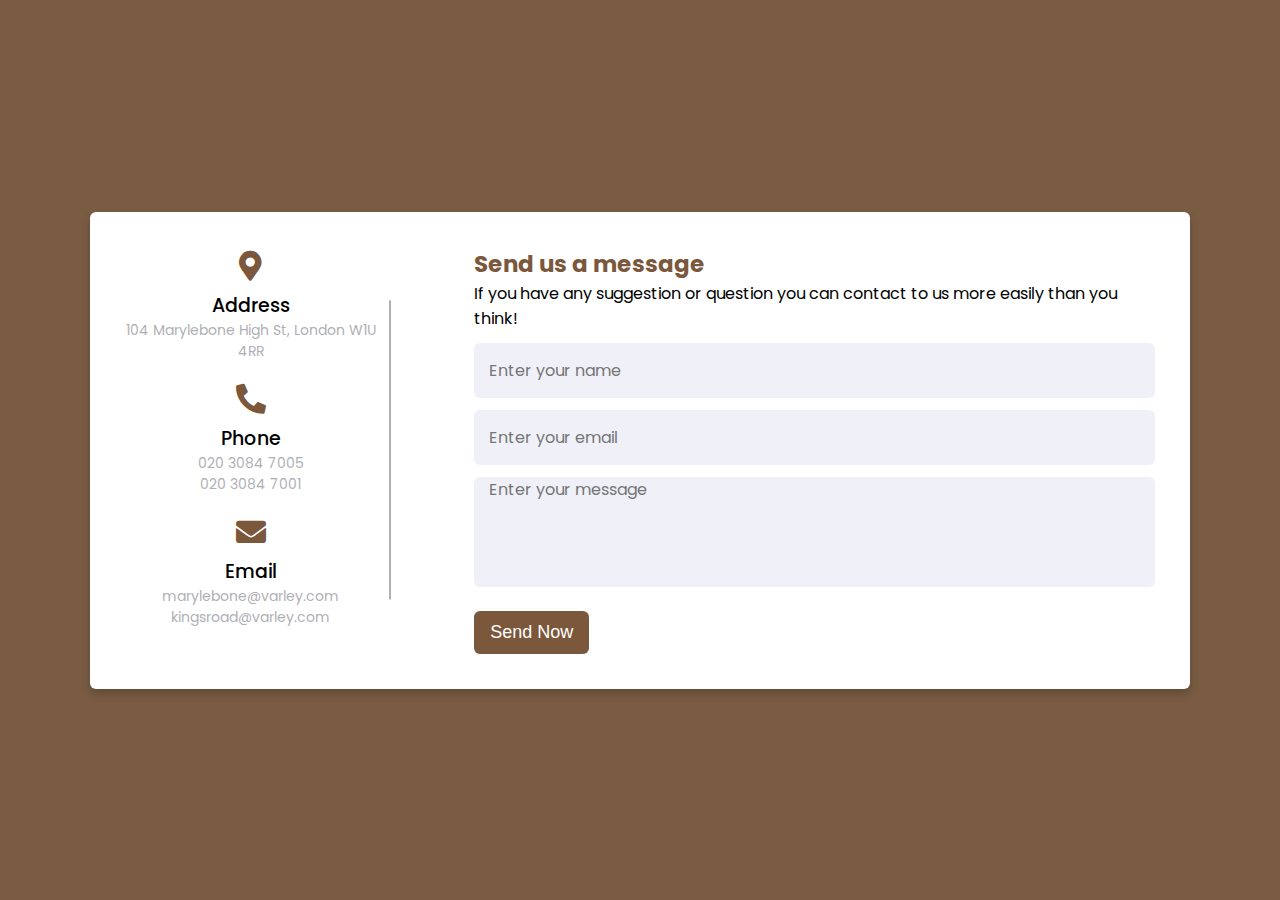
<file: contact.html>
<!DOCTYPE html>
<html>
<head>
	<meta charset="utf-8">
	<meta name="viewport" content="width=device-width, initial-scale=1">
	<title></title>
	<link rel="stylesheet" href="https://cdnjs.cloudflare.com/ajax/libs/font-awesome/5.15.2/css/all.min.css" />
  <link rel="stylesheet" href="css/css4.css">
</head>
<body>



<div class="container">
    <div class="content">
      <div class="left-content">
        <div class="info-contact">
          <i class="fa fa-map-marker-alt"></i>
          <h5 class="title">Address</h5>
            <span class="text">104 Marylebone High St, London W1U 4RR
            </span>
            <span class="text"></span>
        </div>

        <div class="info-contact">
          <i class="fa fa-phone-alt"></i>
          <h5 class="title">Phone</h5>
            <span class="text">
              020 3084 7005
            </span>
            <span class="text">020 3084 7001</span>
        </div>

        <div class="info-contact">
          <i class="fa fa-envelope"></i>
          <h5 class="title">Email</h5>
            <span class="text">
              marylebone@varley.com
            </span>
            <span class="text">kingsroad@varley.com</span>
        </div>
      </div>
      <div class="right-content">
        <h4>
          Send us a message
        </h4>
        <p>
          If you have any suggestion or question you can contact to us more easily than you think!
        </p>
        <form action="">
          <div class="input-box">
            <input type="text" placeholder="Enter your name">
          </div>
          <div class="input-box">
            <input type="email" placeholder="Enter your email">
          </div>
          <div class="input-box textarea-box">
        
            <textarea name="" id="" cols="30" rows="10" placeholder="Enter your message"></textarea>
          </div>
          <button type="submit" class="btn-form">Send Now</button>
        </form>
      </div>
    </div>
  </div>














</body>

</html>
</file>
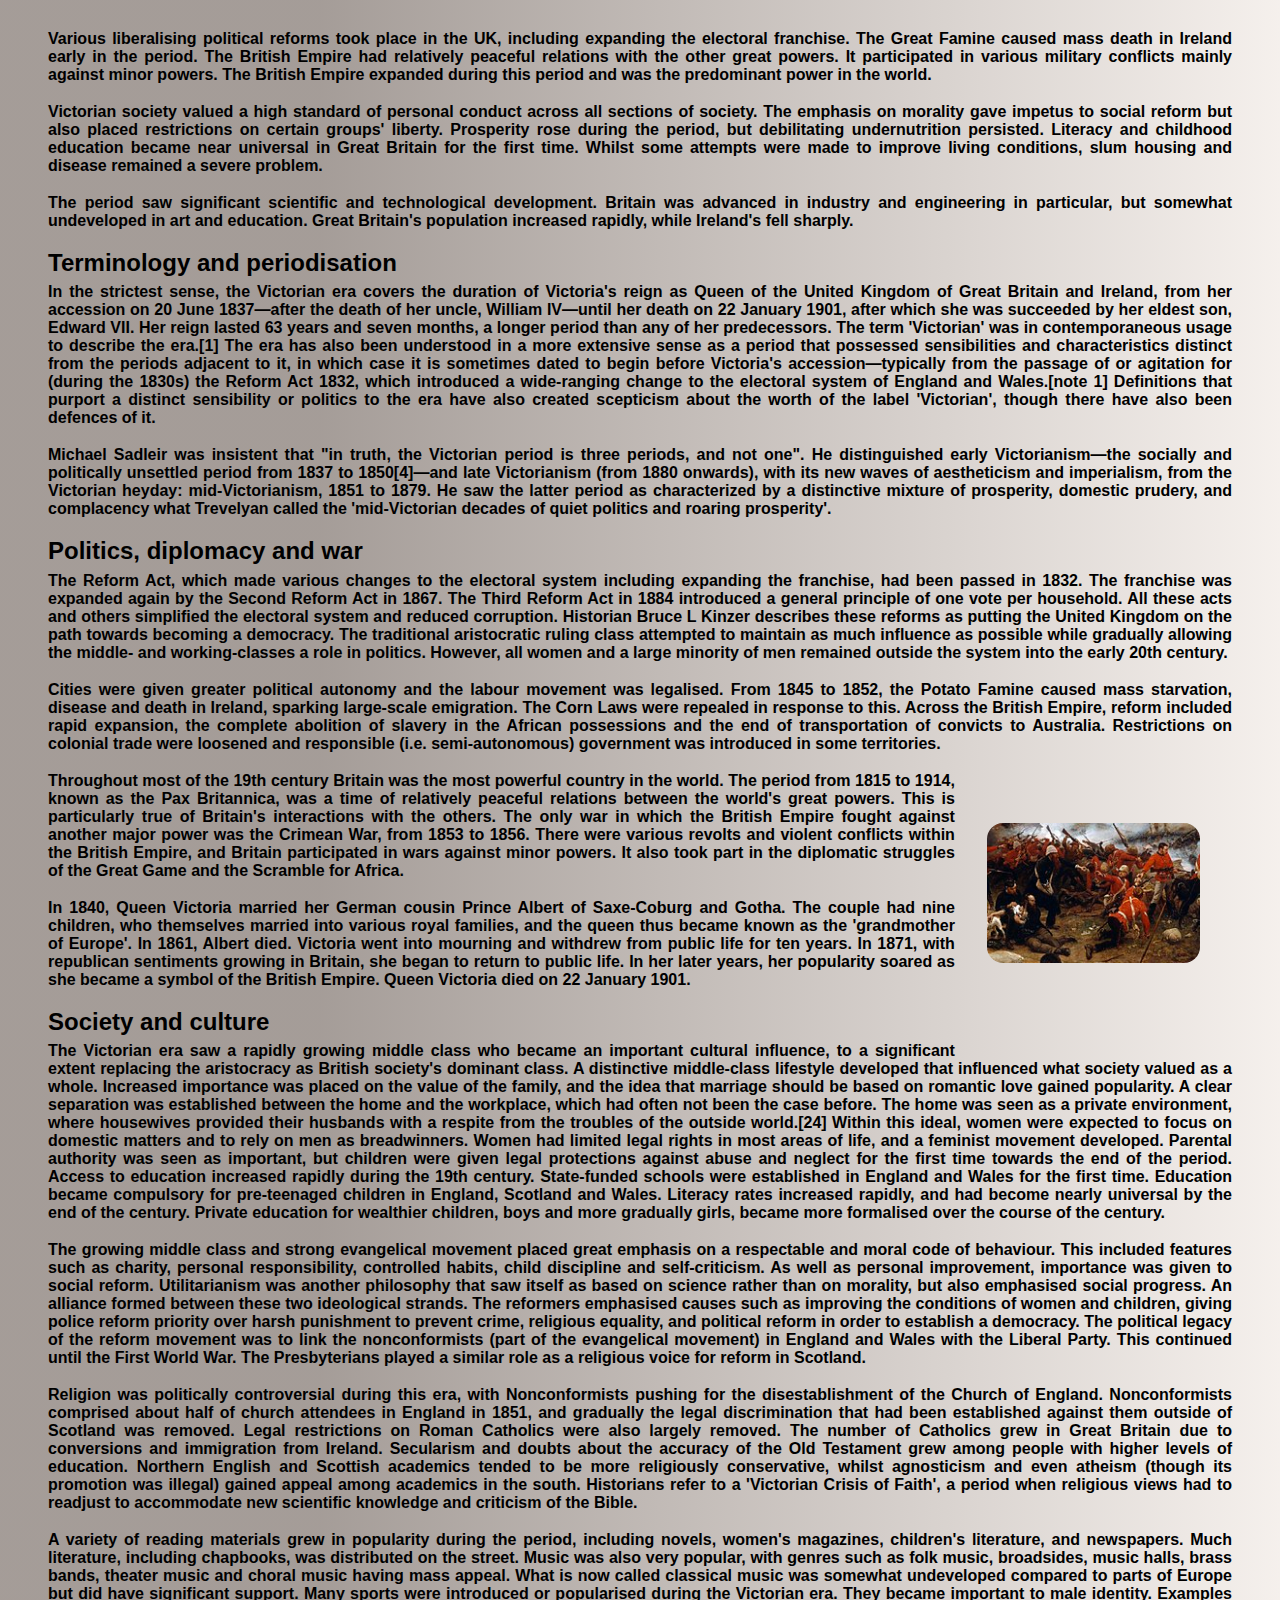
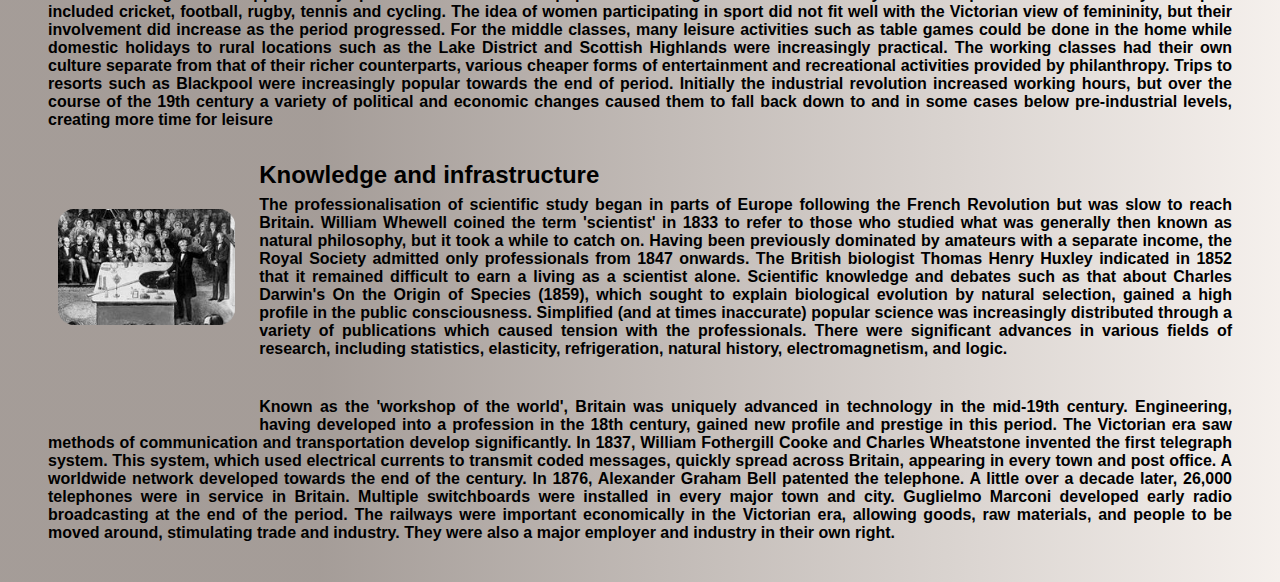
<file: era.html>
<!DOCTYPE html>
<html>
<head>
	<meta charset="utf-8">
	<meta name="viewport" content="width=device-width, initial-scale=1">
	<title></title>
	<link rel="stylesheet" href="css7.css">
</head>
<body>



                        <div class="txt-1">
                            <h4 align="justify">
 	                            Various liberalising political reforms took place in the UK, including expanding the electoral franchise. The Great Famine caused mass death in Ireland early in the period. The British Empire had relatively peaceful relations with the other great powers. It participated in various military conflicts mainly against minor powers. The British Empire expanded during this period and was the predominant power in the world.
                           </h4>	
                        </div>


                        <div class="txt-2">
                            <h4 align="justify">
                                Victorian society valued a high standard of personal conduct across all sections of society. The emphasis on morality gave impetus to social reform but also placed restrictions on certain groups' liberty. Prosperity rose during the period, but debilitating undernutrition persisted. Literacy and childhood education became near universal in Great Britain for the first time. Whilst some attempts were made to improve living conditions, slum housing and disease remained a severe problem.
                           </h4>	
                        </div>


                        <div class="txt-3">
                            <h4 align="justify">
                            	The period saw significant scientific and technological development. Britain was advanced in industry and engineering in particular, but somewhat undeveloped in art and education. Great Britain's population increased rapidly, while Ireland's fell sharply.

                           </h4>	
                        </div>


                        

                        <div class="txt-4">
                        	<h2>Terminology and periodisation</h2>
                            <h4 align="justify">
                                In the strictest sense, the Victorian era covers the duration of Victoria's reign as Queen of the United Kingdom of Great Britain and Ireland, from her accession on 20 June 1837—after the death of her uncle, William IV—until her death on 22 January 1901, after which she was succeeded by her eldest son, Edward VII. Her reign lasted 63 years and seven months, a longer period than any of her predecessors. The term 'Victorian' was in contemporaneous usage to describe the era.[1] The era has also been understood in a more extensive sense as a period that possessed sensibilities and characteristics distinct from the periods adjacent to it, in which case it is sometimes dated to begin before Victoria's accession—typically from the passage of or agitation for (during the 1830s) the Reform Act 1832, which introduced a wide-ranging change to the electoral system of England and Wales.[note 1] Definitions that purport a distinct sensibility or politics to the era have also created scepticism about the worth of the label 'Victorian', though there have also been defences of it.
                           </h4>	
                        </div>


                        <div class="txt-5">
                            <h4 align="justify">
                                Michael Sadleir was insistent that "in truth, the Victorian period is three periods, and not one". He distinguished early Victorianism—the socially and politically unsettled period from 1837 to 1850[4]—and late Victorianism (from 1880 onwards), with its new waves of aestheticism and imperialism, from the Victorian heyday: mid-Victorianism, 1851 to 1879. He saw the latter period as characterized by a distinctive mixture of prosperity, domestic prudery, and complacency what Trevelyan called the 'mid-Victorian decades of quiet politics and roaring prosperity'.
                           </h4>	
                        </div>



                        <div class="txt-6">
                        	<h2>Politics, diplomacy and war</h2>
                            <h4 align="justify">
                                The Reform Act, which made various changes to the electoral system including expanding the franchise, had been passed in 1832. The franchise was expanded again by the Second Reform Act in 1867. The Third Reform Act in 1884 introduced a general principle of one vote per household. All these acts and others simplified the electoral system and reduced corruption. Historian Bruce L Kinzer describes these reforms as putting the United Kingdom on the path towards becoming a democracy. The traditional aristocratic ruling class attempted to maintain as much influence as possible while gradually allowing the middle- and working-classes a role in politics. However, all women and a large minority of men remained outside the system into the early 20th century.
                           </h4>	
                        </div>




                        <div class="txt-7">
                            <h4 align="justify">
                                Cities were given greater political autonomy and the labour movement was legalised. From 1845 to 1852, the Potato Famine caused mass starvation, disease and death in Ireland, sparking large-scale emigration. The Corn Laws were repealed in response to this. Across the British Empire, reform included rapid expansion, the complete abolition of slavery in the African possessions and the end of transportation of convicts to Australia. Restrictions on colonial trade were loosened and responsible (i.e. semi-autonomous) government was introduced in some territories.
                           </h4>
                           <img src="image/pic9.jpg">	
                        </div>


                        <div class="txt-8">
                            <h4 align="justify">
                                Throughout most of the 19th century Britain was the most powerful country in the world. The period from 1815 to 1914, known as the Pax Britannica, was a time of relatively peaceful relations between the world's great powers. This is particularly true of Britain's interactions with the others. The only war in which the British Empire fought against another major power was the Crimean War, from 1853 to 1856. There were various revolts and violent conflicts within the British Empire, and Britain participated in wars against minor powers. It also took part in the diplomatic struggles of the Great Game and the Scramble for Africa.
                           </h4>	
                        </div>



                        <div class="txt-9">
                            <h4 align="justify">
                                In 1840, Queen Victoria married her German cousin Prince Albert of Saxe-Coburg and Gotha. The couple had nine children, who themselves married into various royal families, and the queen thus became known as the 'grandmother of Europe'. In 1861, Albert died. Victoria went into mourning and withdrew from public life for ten years. In 1871, with republican sentiments growing in Britain, she began to return to public life. In her later years, her popularity soared as she became a symbol of the British Empire. Queen Victoria died on 22 January 1901.
                           </h4>	
                        </div>



                        <div class="txt-10">
                        	<h2>Society and culture</h2>
                            <h4 align="justify">
                                The Victorian era saw a rapidly growing middle class who became an important cultural influence, to a significant extent replacing the aristocracy as British society's dominant class. A distinctive middle-class lifestyle developed that influenced what society valued as a whole. Increased importance was placed on the value of the family, and the idea that marriage should be based on romantic love gained popularity. A clear separation was established between the home and the workplace, which had often not been the case before. The home was seen as a private environment, where housewives provided their husbands with a respite from the troubles of the outside world.[24] Within this ideal, women were expected to focus on domestic matters and to rely on men as breadwinners. Women had limited legal rights in most areas of life, and a feminist movement developed. Parental authority was seen as important, but children were given legal protections against abuse and neglect for the first time towards the end of the period. Access to education increased rapidly during the 19th century. State-funded schools were established in England and Wales for the first time. Education became compulsory for pre-teenaged children in England, Scotland and Wales. Literacy rates increased rapidly, and had become nearly universal by the end of the century. Private education for wealthier children, boys and more gradually girls, became more formalised over the course of the century.
                           </h4>	
                        </div>


                        <div class="txt-11">
                            <h4 align="justify">
                                The growing middle class and strong evangelical movement placed great emphasis on a respectable and moral code of behaviour. This included features such as charity, personal responsibility, controlled habits, child discipline and self-criticism. As well as personal improvement, importance was given to social reform. Utilitarianism was another philosophy that saw itself as based on science rather than on morality, but also emphasised social progress. An alliance formed between these two ideological strands. The reformers emphasised causes such as improving the conditions of women and children, giving police reform priority over harsh punishment to prevent crime, religious equality, and political reform in order to establish a democracy. The political legacy of the reform movement was to link the nonconformists (part of the evangelical movement) in England and Wales with the Liberal Party. This continued until the First World War. The Presbyterians played a similar role as a religious voice for reform in Scotland.
                           </h4>	
                        </div>


                        <div class="txt-12">
                            <h4 align="justify">
                                Religion was politically controversial during this era, with Nonconformists pushing for the disestablishment of the Church of England. Nonconformists comprised about half of church attendees in England in 1851, and gradually the legal discrimination that had been established against them outside of Scotland was removed. Legal restrictions on Roman Catholics were also largely removed. The number of Catholics grew in Great Britain due to conversions and immigration from Ireland. Secularism and doubts about the accuracy of the Old Testament grew among people with higher levels of education. Northern English and Scottish academics tended to be more religiously conservative, whilst agnosticism and even atheism (though its promotion was illegal) gained appeal among academics in the south. Historians refer to a 'Victorian Crisis of Faith', a period when religious views had to readjust to accommodate new scientific knowledge and criticism of the Bible.
                           </h4>	
                        </div>



                        <div class="txt-13">
                            <h4 align="justify">
                                A variety of reading materials grew in popularity during the period, including novels, women's magazines, children's literature, and newspapers. Much literature, including chapbooks, was distributed on the street. Music was also very popular, with genres such as folk music, broadsides, music halls, brass bands, theater music and choral music having mass appeal. What is now called classical music was somewhat undeveloped compared to parts of Europe but did have significant support. Many sports were introduced or popularised during the Victorian era. They became important to male identity. Examples included cricket, football, rugby, tennis and cycling. The idea of women participating in sport did not fit well with the Victorian view of femininity, but their involvement did increase as the period progressed. For the middle classes, many leisure activities such as table games could be done in the home while domestic holidays to rural locations such as the Lake District and Scottish Highlands were increasingly practical. The working classes had their own culture separate from that of their richer counterparts, various cheaper forms of entertainment and recreational activities provided by philanthropy. Trips to resorts such as Blackpool were increasingly popular towards the end of period. Initially the industrial revolution increased working hours, but over the course of the 19th century a variety of political and economic changes caused them to fall back down to and in some cases below pre-industrial levels, creating more time for leisure
                           </h4>
                           <img src="image/pic10.jpg">	
                        </div>



                        <div class="txt-14">
                        	<h2>Knowledge and infrastructure</h2>
                            <h4 align="justify">
                                The professionalisation of scientific study began in parts of Europe following the French Revolution but was slow to reach Britain. William Whewell coined the term 'scientist' in 1833 to refer to those who studied what was generally then known as natural philosophy, but it took a while to catch on. Having been previously dominated by amateurs with a separate income, the Royal Society admitted only professionals from 1847 onwards. The British biologist Thomas Henry Huxley indicated in 1852 that it remained difficult to earn a living as a scientist alone. Scientific knowledge and debates such as that about Charles Darwin's On the Origin of Species (1859), which sought to explain biological evolution by natural selection, gained a high profile in the public consciousness. Simplified (and at times inaccurate) popular science was increasingly distributed through a variety of publications which caused tension with the professionals. There were significant advances in various fields of research, including statistics, elasticity, refrigeration, natural history, electromagnetism, and logic.
                           </h4>	
                        </div>



                        <div class="txt-15">
                            <h4 align="justify">
                                Known as the 'workshop of the world', Britain was uniquely advanced in technology in the mid-19th century. Engineering, having developed into a profession in the 18th century, gained new profile and prestige in this period. The Victorian era saw methods of communication and transportation develop significantly. In 1837, William Fothergill Cooke and Charles Wheatstone invented the first telegraph system. This system, which used electrical currents to transmit coded messages, quickly spread across Britain, appearing in every town and post office. A worldwide network developed towards the end of the century. In 1876, Alexander Graham Bell patented the telephone. A little over a decade later, 26,000 telephones were in service in Britain. Multiple switchboards were installed in every major town and city. Guglielmo Marconi developed early radio broadcasting at the end of the period. The railways were important economically in the Victorian era, allowing goods, raw materials, and people to be moved around, stimulating trade and industry. They were also a major employer and industry in their own right.
                           </h4>	
                        </div>








</body>
</html>
</file>
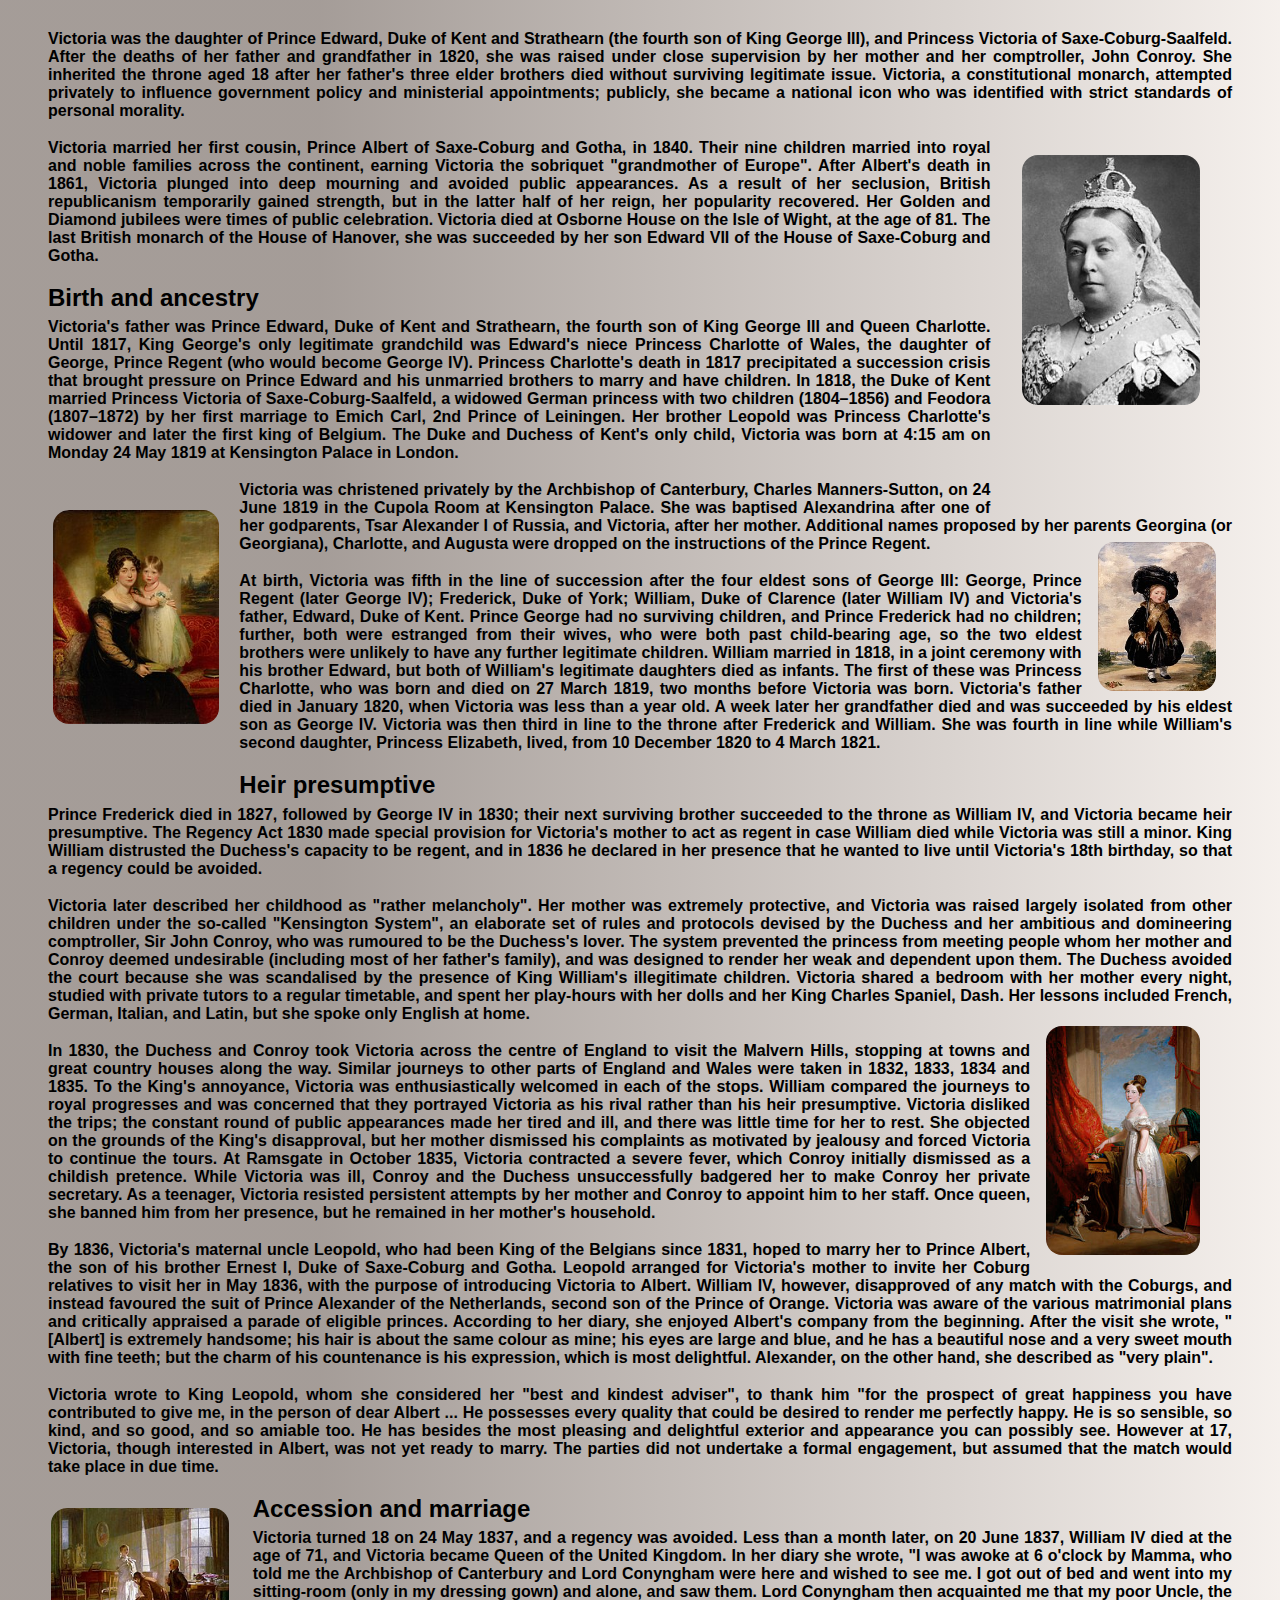
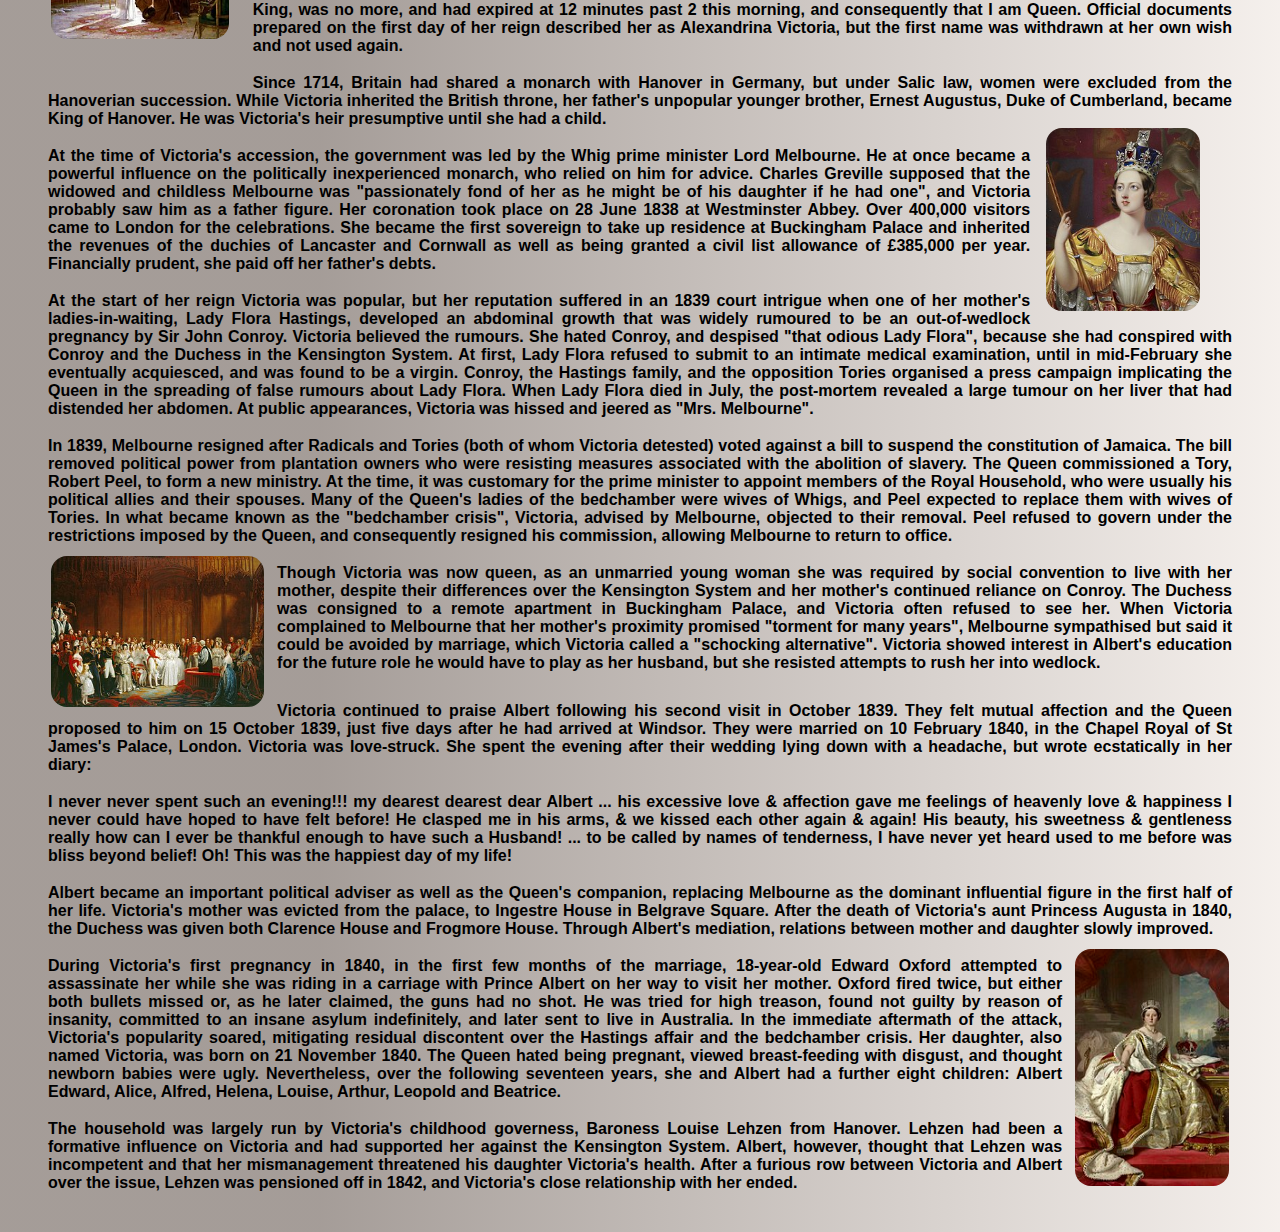
<file: family.html>
<!DOCTYPE html>
<html>
<head>
	<meta charset="utf-8">
	<meta name="viewport" content="width=device-width, initial-scale=1">
	<title></title>
	<link rel="stylesheet" href="css6.css">
</head>
<body>



                        <div class="txt-1">
                            <h4 align="justify">
 	                            Victoria was the daughter of Prince Edward, Duke of Kent and Strathearn (the fourth son of King George III), and Princess Victoria of Saxe-Coburg-Saalfeld. After the deaths of her father and grandfather in 1820, she was raised under close supervision by her mother and her comptroller, John Conroy. She inherited the throne aged 18 after her father's three elder brothers died without surviving legitimate issue. Victoria, a constitutional monarch, attempted privately to influence government policy and ministerial appointments; publicly, she became a national icon who was identified with strict standards of personal morality.
                           </h4>
                            <img src="image/pic1.jpg">
                        </div>


                        <div class="txt-2">
                            <h4 align="justify">
                                Victoria married her first cousin, Prince Albert of Saxe-Coburg and Gotha, in 1840. Their nine children married into royal and noble families across the continent, earning Victoria the sobriquet "grandmother of Europe". After Albert's death in 1861, Victoria plunged into deep mourning and avoided public appearances. As a result of her seclusion, British republicanism temporarily gained strength, but in the latter half of her reign, her popularity recovered. Her Golden and Diamond jubilees were times of public celebration. Victoria died at Osborne House on the Isle of Wight, at the age of 81. The last British monarch of the House of Hanover, she was succeeded by her son Edward VII of the House of Saxe-Coburg and Gotha.
                           </h4>	
                        </div>


                        <div class="txt-3">
                        	<h2>Birth and ancestry</h2>
                            <h4 align="justify">
                            	Victoria's father was Prince Edward, Duke of Kent and Strathearn, the fourth son of King George III and Queen Charlotte. Until 1817, King George's only legitimate grandchild was Edward's niece Princess Charlotte of Wales, the daughter of George, Prince Regent (who would become George IV). Princess Charlotte's death in 1817 precipitated a succession crisis that brought pressure on Prince Edward and his unmarried brothers to marry and have children. In 1818, the Duke of Kent married Princess Victoria of Saxe-Coburg-Saalfeld, a widowed German princess with two children (1804–1856) and Feodora (1807–1872) by her first marriage to Emich Carl, 2nd Prince of Leiningen. Her brother Leopold was Princess Charlotte's widower and later the first king of Belgium. The Duke and Duchess of Kent's only child, Victoria was born at 4:15 am on Monday 24 May 1819 at Kensington Palace in London.
                           </h4>	
                           <img src="image/pic2.jpg">

                        </div>


                        

                        <div class="txt-4">
                            <h4 align="justify">
                                Victoria was christened privately by the Archbishop of Canterbury, Charles Manners-Sutton, on 24 June 1819 in the Cupola Room at Kensington Palace. She was baptised Alexandrina after one of her godparents, Tsar Alexander I of Russia, and Victoria, after her mother. Additional names proposed by her parents Georgina (or Georgiana), Charlotte, and Augusta were dropped on the instructions of the Prince Regent.
                           </h4>	
                           <img src="image/pic3.jpg">
                        </div>


                        <div class="txt-5">
                            <h4 align="justify">
                                At birth, Victoria was fifth in the line of succession after the four eldest sons of George III: George, Prince Regent (later George IV); Frederick, Duke of York; William, Duke of Clarence (later William IV) and Victoria's father, Edward, Duke of Kent. Prince George had no surviving children, and Prince Frederick had no children; further, both were estranged from their wives, who were both past child-bearing age, so the two eldest brothers were unlikely to have any further legitimate children. William married in 1818, in a joint ceremony with his brother Edward, but both of William's legitimate daughters died as infants. The first of these was Princess Charlotte, who was born and died on 27 March 1819, two months before Victoria was born. Victoria's father died in January 1820, when Victoria was less than a year old. A week later her grandfather died and was succeeded by his eldest son as George IV. Victoria was then third in line to the throne after Frederick and William. She was fourth in line while William's second daughter, Princess Elizabeth, lived, from 10 December 1820 to 4 March 1821.
                           </h4>	
                        </div>



                        <div class="txt-6">
                        	<h2>Heir presumptive</h2>
                            <h4 align="justify">
                                Prince Frederick died in 1827, followed by George IV in 1830; their next surviving brother succeeded to the throne as William IV, and Victoria became heir presumptive. The Regency Act 1830 made special provision for Victoria's mother to act as regent in case William died while Victoria was still a minor. King William distrusted the Duchess's capacity to be regent, and in 1836 he declared in her presence that he wanted to live until Victoria's 18th birthday, so that a regency could be avoided.
                           </h4>	
                        </div>




                        <div class="txt-7">
                            <h4 align="justify">
                                Victoria later described her childhood as "rather melancholy". Her mother was extremely protective, and Victoria was raised largely isolated from other children under the so-called "Kensington System", an elaborate set of rules and protocols devised by the Duchess and her ambitious and domineering comptroller, Sir John Conroy, who was rumoured to be the Duchess's lover. The system prevented the princess from meeting people whom her mother and Conroy deemed undesirable (including most of her father's family), and was designed to render her weak and dependent upon them. The Duchess avoided the court because she was scandalised by the presence of King William's illegitimate children. Victoria shared a bedroom with her mother every night, studied with private tutors to a regular timetable, and spent her play-hours with her dolls and her King Charles Spaniel, Dash. Her lessons included French, German, Italian, and Latin, but she spoke only English at home.
                           </h4>
                           <img src="image/pic4.jpg">
                        </div>


                        <div class="txt-8">
                            <h4 align="justify">
                                In 1830, the Duchess and Conroy took Victoria across the centre of England to visit the Malvern Hills, stopping at towns and great country houses along the way. Similar journeys to other parts of England and Wales were taken in 1832, 1833, 1834 and 1835. To the King's annoyance, Victoria was enthusiastically welcomed in each of the stops. William compared the journeys to royal progresses and was concerned that they portrayed Victoria as his rival rather than his heir presumptive. Victoria disliked the trips; the constant round of public appearances made her tired and ill, and there was little time for her to rest. She objected on the grounds of the King's disapproval, but her mother dismissed his complaints as motivated by jealousy and forced Victoria to continue the tours. At Ramsgate in October 1835, Victoria contracted a severe fever, which Conroy initially dismissed as a childish pretence. While Victoria was ill, Conroy and the Duchess unsuccessfully badgered her to make Conroy her private secretary. As a teenager, Victoria resisted persistent attempts by her mother and Conroy to appoint him to her staff. Once queen, she banned him from her presence, but he remained in her mother's household.
                           </h4>	
                        </div>



                        <div class="txt-9">
                            <h4 align="justify">
                                By 1836, Victoria's maternal uncle Leopold, who had been King of the Belgians since 1831, hoped to marry her to Prince Albert, the son of his brother Ernest I, Duke of Saxe-Coburg and Gotha. Leopold arranged for Victoria's mother to invite her Coburg relatives to visit her in May 1836, with the purpose of introducing Victoria to Albert. William IV, however, disapproved of any match with the Coburgs, and instead favoured the suit of Prince Alexander of the Netherlands, second son of the Prince of Orange. Victoria was aware of the various matrimonial plans and critically appraised a parade of eligible princes. According to her diary, she enjoyed Albert's company from the beginning. After the visit she wrote, "[Albert] is extremely handsome; his hair is about the same colour as mine; his eyes are large and blue, and he has a beautiful nose and a very sweet mouth with fine teeth; but the charm of his countenance is his expression, which is most delightful. Alexander, on the other hand, she described as "very plain".
                           </h4>	
                        </div>



                        <div class="txt-10">
                            <h4 align="justify">
                                Victoria wrote to King Leopold, whom she considered her "best and kindest adviser", to thank him "for the prospect of great happiness you have contributed to give me, in the person of dear Albert ... He possesses every quality that could be desired to render me perfectly happy. He is so sensible, so kind, and so good, and so amiable too. He has besides the most pleasing and delightful exterior and appearance you can possibly see. However at 17, Victoria, though interested in Albert, was not yet ready to marry. The parties did not undertake a formal engagement, but assumed that the match would take place in due time.
                           </h4>	
                           <img src="image/pic5.jpg">
                        </div>


                        <div class="txt-11">
                        	<h2>Accession and marriage</h2>
                            <h4 align="justify">
                                Victoria turned 18 on 24 May 1837, and a regency was avoided. Less than a month later, on 20 June 1837, William IV died at the age of 71, and Victoria became Queen of the United Kingdom. In her diary she wrote, "I was awoke at 6 o'clock by Mamma, who told me the Archbishop of Canterbury and Lord Conyngham were here and wished to see me. I got out of bed and went into my sitting-room (only in my dressing gown) and alone, and saw them. Lord Conyngham then acquainted me that my poor Uncle, the King, was no more, and had expired at 12 minutes past 2 this morning, and consequently that I am Queen. Official documents prepared on the first day of her reign described her as Alexandrina Victoria, but the first name was withdrawn at her own wish and not used again.
                           </h4>	
                        </div>


                        <div class="txt-12">
                            <h4 align="justify">
                                Since 1714, Britain had shared a monarch with Hanover in Germany, but under Salic law, women were excluded from the Hanoverian succession. While Victoria inherited the British throne, her father's unpopular younger brother, Ernest Augustus, Duke of Cumberland, became King of Hanover. He was Victoria's heir presumptive until she had a child.
                           </h4>	
                           <img src="image/pic6.jpg">
                        </div>



                        <div class="txt-13">
                            <h4 align="justify">
                                At the time of Victoria's accession, the government was led by the Whig prime minister Lord Melbourne. He at once became a powerful influence on the politically inexperienced monarch, who relied on him for advice. Charles Greville supposed that the widowed and childless Melbourne was "passionately fond of her as he might be of his daughter if he had one", and Victoria probably saw him as a father figure. Her coronation took place on 28 June 1838 at Westminster Abbey. Over 400,000 visitors came to London for the celebrations. She became the first sovereign to take up residence at Buckingham Palace and inherited the revenues of the duchies of Lancaster and Cornwall as well as being granted a civil list allowance of £385,000 per year. Financially prudent, she paid off her father's debts.
                           </h4>	
                        </div>



                        <div class="txt-14">
                            <h4 align="justify">
                                At the start of her reign Victoria was popular, but her reputation suffered in an 1839 court intrigue when one of her mother's ladies-in-waiting, Lady Flora Hastings, developed an abdominal growth that was widely rumoured to be an out-of-wedlock pregnancy by Sir John Conroy. Victoria believed the rumours. She hated Conroy, and despised "that odious Lady Flora", because she had conspired with Conroy and the Duchess in the Kensington System. At first, Lady Flora refused to submit to an intimate medical examination, until in mid-February she eventually acquiesced, and was found to be a virgin. Conroy, the Hastings family, and the opposition Tories organised a press campaign implicating the Queen in the spreading of false rumours about Lady Flora. When Lady Flora died in July, the post-mortem revealed a large tumour on her liver that had distended her abdomen. At public appearances, Victoria was hissed and jeered as "Mrs. Melbourne".
                           </h4>	
                        </div>



                        <div class="txt-15">
                            <h4 align="justify">
                                In 1839, Melbourne resigned after Radicals and Tories (both of whom Victoria detested) voted against a bill to suspend the constitution of Jamaica. The bill removed political power from plantation owners who were resisting measures associated with the abolition of slavery. The Queen commissioned a Tory, Robert Peel, to form a new ministry. At the time, it was customary for the prime minister to appoint members of the Royal Household, who were usually his political allies and their spouses. Many of the Queen's ladies of the bedchamber were wives of Whigs, and Peel expected to replace them with wives of Tories. In what became known as the "bedchamber crisis", Victoria, advised by Melbourne, objected to their removal. Peel refused to govern under the restrictions imposed by the Queen, and consequently resigned his commission, allowing Melbourne to return to office.
                           </h4>	
                           <img src="image/pic7.jpg">
                        </div>


                        <div class="txt-16">
                            <h4 align="justify">
                                Though Victoria was now queen, as an unmarried young woman she was required by social convention to live with her mother, despite their differences over the Kensington System and her mother's continued reliance on Conroy. The Duchess was consigned to a remote apartment in Buckingham Palace, and Victoria often refused to see her. When Victoria complained to Melbourne that her mother's proximity promised "torment for many years", Melbourne sympathised but said it could be avoided by marriage, which Victoria called a "schocking alternative". Victoria showed interest in Albert's education for the future role he would have to play as her husband, but she resisted attempts to rush her into wedlock.
                           </h4>	
                        </div>


                        <div class="txt-17">
                            <h4 align="justify">
                                Victoria continued to praise Albert following his second visit in October 1839. They felt mutual affection and the Queen proposed to him on 15 October 1839, just five days after he had arrived at Windsor. They were married on 10 February 1840, in the Chapel Royal of St James's Palace, London. Victoria was love-struck. She spent the evening after their wedding lying down with a headache, but wrote ecstatically in her diary:
                            </h4>	
                        </div>


                        <div class="txt-18">
                            <h4 align="justify">
                                I never never spent such an evening!!! my dearest dearest dear Albert ... his excessive love & affection gave me feelings of heavenly love & happiness I never could have hoped to have felt before! He clasped me in his arms, & we kissed each other again & again! His beauty, his sweetness & gentleness really how can I ever be thankful enough to have such a Husband! ... to be called by names of tenderness, I have never yet heard used to me before was bliss beyond belief! Oh! This was the happiest day of my life!
                           </h4>	
                        </div>



                        <div class="txt-19">
                            <h4 align="justify">
                              Albert became an important political adviser as well as the Queen's companion, replacing Melbourne as the dominant influential figure in the first half of her life. Victoria's mother was evicted from the palace, to Ingestre House in Belgrave Square. After the death of Victoria's aunt Princess Augusta in 1840, the Duchess was given both Clarence House and Frogmore House. Through Albert's mediation, relations between mother and daughter slowly improved.
                           </h4>	
                           <img src="image/pic8.jpg">
                        </div>


                        <div class="txt-20">
                            <h4 align="justify">
                            	During Victoria's first pregnancy in 1840, in the first few months of the marriage, 18-year-old Edward Oxford attempted to assassinate her while she was riding in a carriage with Prince Albert on her way to visit her mother. Oxford fired twice, but either both bullets missed or, as he later claimed, the guns had no shot. He was tried for high treason, found not guilty by reason of insanity, committed to an insane asylum indefinitely, and later sent to live in Australia. In the immediate aftermath of the attack, Victoria's popularity soared, mitigating residual discontent over the Hastings affair and the bedchamber crisis. Her daughter, also named Victoria, was born on 21 November 1840. The Queen hated being pregnant, viewed breast-feeding with disgust, and thought newborn babies were ugly. Nevertheless, over the following seventeen years, she and Albert had a further eight children: Albert Edward, Alice, Alfred, Helena, Louise, Arthur, Leopold and Beatrice.
                           </h4>	
                        </div>


                        <div class="txt-21">
                            <h4 align="justify">
                            	The household was largely run by Victoria's childhood governess, Baroness Louise Lehzen from Hanover. Lehzen had been a formative influence on Victoria and had supported her against the Kensington System. Albert, however, thought that Lehzen was incompetent and that her mismanagement threatened his daughter Victoria's health. After a furious row between Victoria and Albert over the issue, Lehzen was pensioned off in 1842, and Victoria's close relationship with her ended.
                           </h4>	
                        </div>




</body>
</html>
</file>
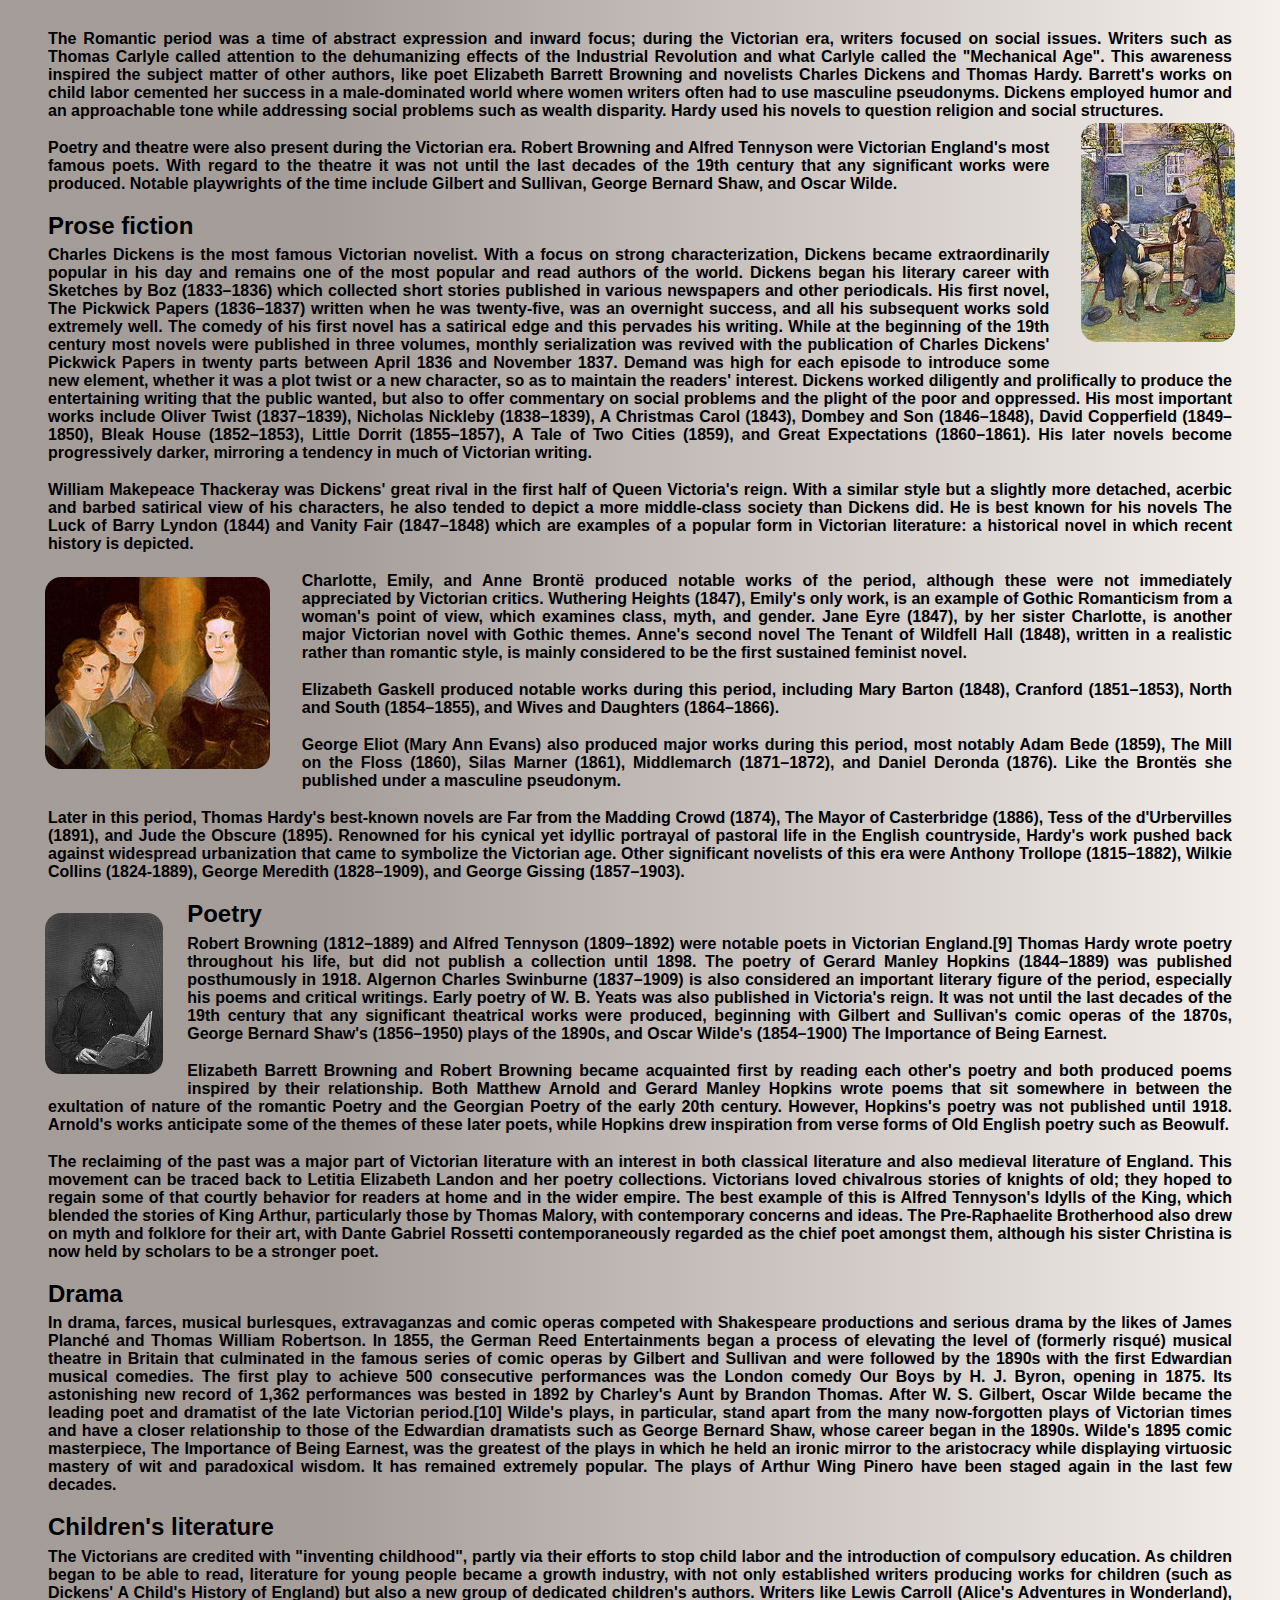
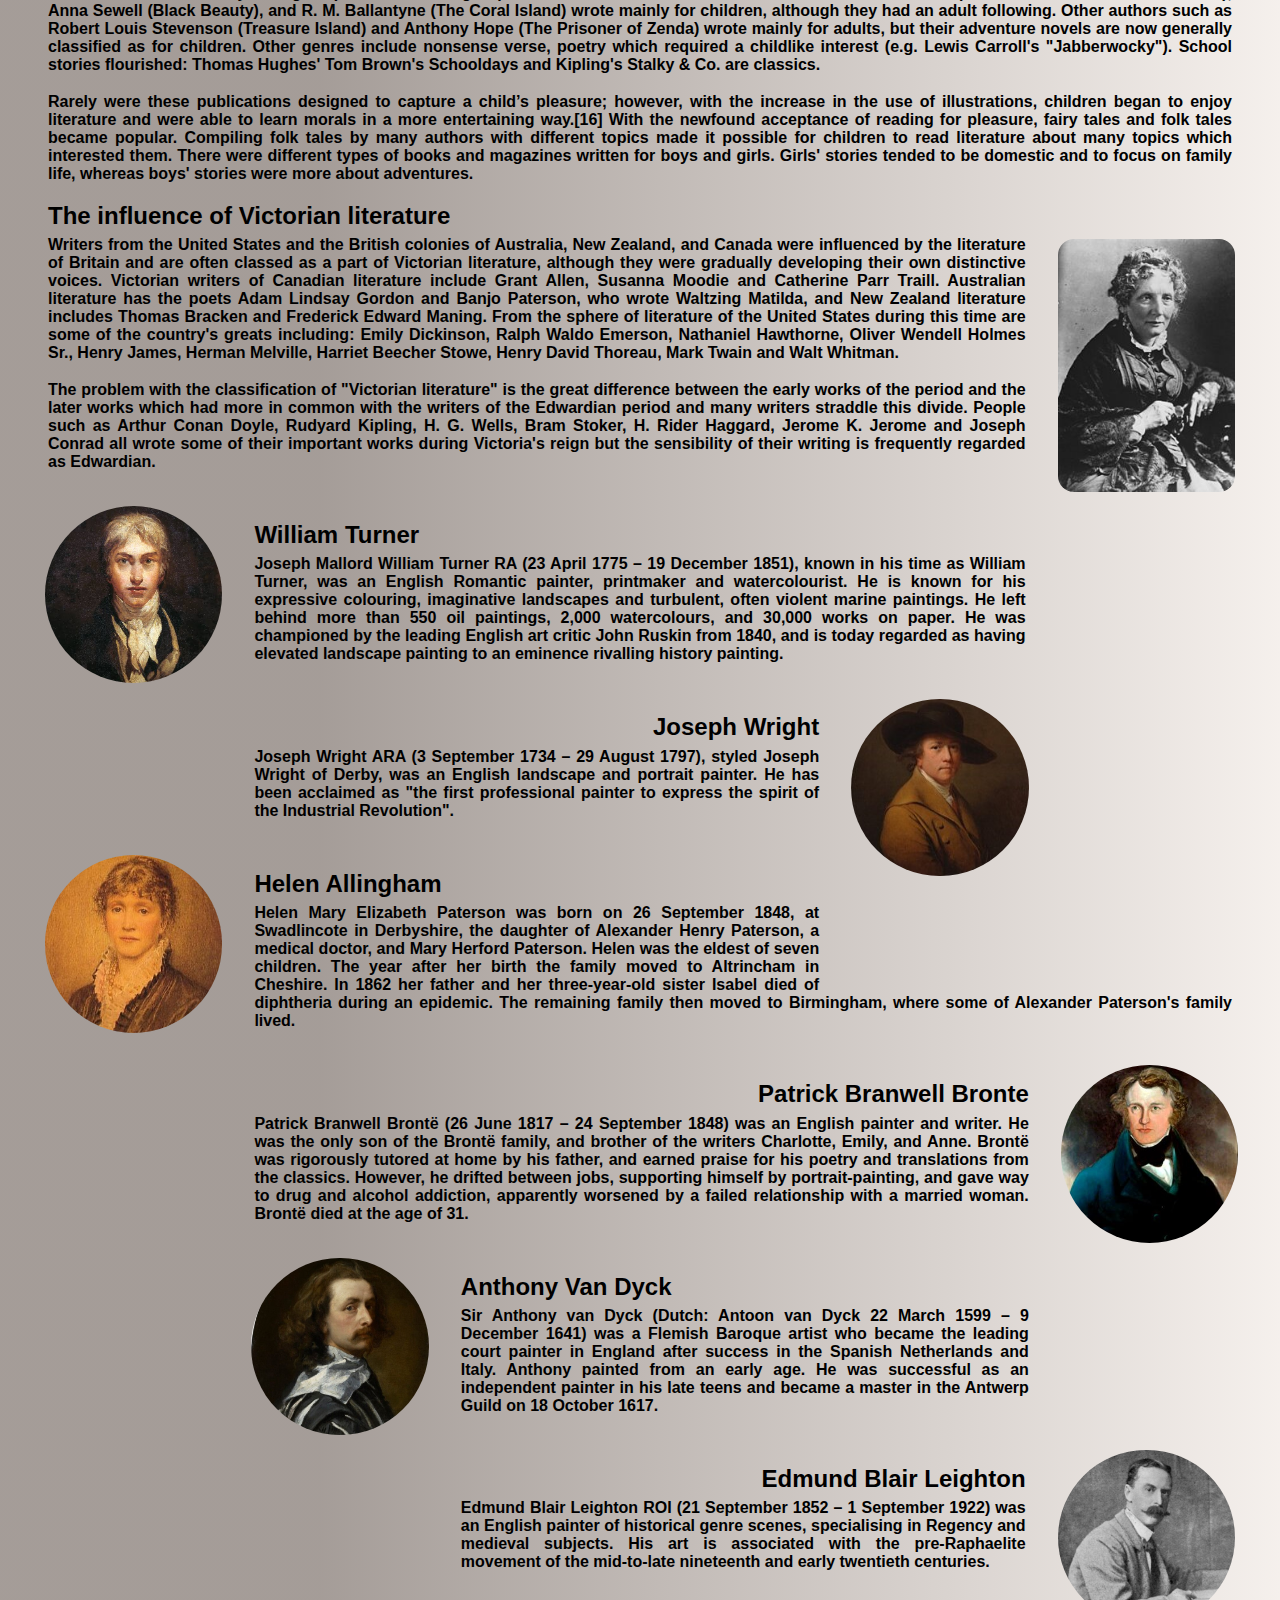
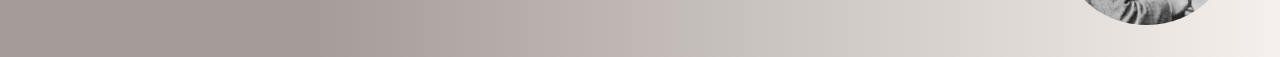
<file: literature.html>
<!DOCTYPE html>
<html>
<head>
	<meta charset="utf-8">
	<meta name="viewport" content="width=device-width, initial-scale=1">
	<title></title>
	<link rel="stylesheet" href="css9.css">
</head>
<body>



                        <div class="txt-1">
                            <h4 align="justify">
 	                            The Romantic period was a time of abstract expression and inward focus; during the Victorian era, writers focused on social issues. Writers such as Thomas Carlyle called attention to the dehumanizing effects of the Industrial Revolution and what Carlyle called the "Mechanical Age". This awareness inspired the subject matter of other authors, like poet Elizabeth Barrett Browning and novelists Charles Dickens and Thomas Hardy. Barrett's works on child labor cemented her success in a male-dominated world where women writers often had to use masculine pseudonyms. Dickens employed humor and an approachable tone while addressing social problems such as wealth disparity. Hardy used his novels to question religion and social structures.
                           </h4>	
                           <img src="image/pic25.jpg">
                        </div>


                        <div class="txt-2">
                            <h4 align="justify">
                                Poetry and theatre were also present during the Victorian era. Robert Browning and Alfred Tennyson were Victorian England's most famous poets. With regard to the theatre it was not until the last decades of the 19th century that any significant works were produced. Notable playwrights of the time include Gilbert and Sullivan, George Bernard Shaw, and Oscar Wilde.
                           </h4>	
                        </div>


                        <div class="txt-3">
                            <h2>Prose fiction</h2>
                            <h4 align="justify">
                            	Charles Dickens is the most famous Victorian novelist. With a focus on strong characterization, Dickens became extraordinarily popular in his day and remains one of the most popular and read authors of the world. Dickens began his literary career with Sketches by Boz (1833–1836) which collected short stories published in various newspapers and other periodicals. His first novel, The Pickwick Papers (1836–1837) written when he was twenty-five, was an overnight success, and all his subsequent works sold extremely well. The comedy of his first novel has a satirical edge and this pervades his writing. While at the beginning of the 19th century most novels were published in three volumes, monthly serialization was revived with the publication of Charles Dickens' Pickwick Papers in twenty parts between April 1836 and November 1837. Demand was high for each episode to introduce some new element, whether it was a plot twist or a new character, so as to maintain the readers' interest. Dickens worked diligently and prolifically to produce the entertaining writing that the public wanted, but also to offer commentary on social problems and the plight of the poor and oppressed. His most important works include Oliver Twist (1837–1839), Nicholas Nickleby (1838–1839), A Christmas Carol (1843), Dombey and Son (1846–1848), David Copperfield (1849–1850), Bleak House (1852–1853), Little Dorrit (1855–1857), A Tale of Two Cities (1859), and Great Expectations (1860–1861). His later novels become progressively darker, mirroring a tendency in much of Victorian writing.
                           </h4>	
                        </div>


                        

                        <div class="txt-4">
                            <h4 align="justify">
                                William Makepeace Thackeray was Dickens' great rival in the first half of Queen Victoria's reign. With a similar style but a slightly more detached, acerbic and barbed satirical view of his characters, he also tended to depict a more middle-class society than Dickens did. He is best known for his novels The Luck of Barry Lyndon (1844) and Vanity Fair (1847–1848) which are examples of a popular form in Victorian literature: a historical novel in which recent history is depicted.
                           </h4>	
                           <img src="image/pic26.jpg">
                        </div>


                        <div class="txt-5">
                            <h4 align="justify">
                                Charlotte, Emily, and Anne Brontë produced notable works of the period, although these were not immediately appreciated by Victorian critics. Wuthering Heights (1847), Emily's only work, is an example of Gothic Romanticism from a woman's point of view, which examines class, myth, and gender. Jane Eyre (1847), by her sister Charlotte, is another major Victorian novel with Gothic themes. Anne's second novel The Tenant of Wildfell Hall (1848), written in a realistic rather than romantic style, is mainly considered to be the first sustained feminist novel.
                           </h4>	
                        </div>



                        <div class="txt-6">
                            <h4 align="justify">
                                Elizabeth Gaskell produced notable works during this period, including Mary Barton (1848), Cranford (1851–1853), North and South (1854–1855), and Wives and Daughters (1864–1866).
                           </h4>	
                        </div>




                        <div class="txt-7">
                            <h4 align="justify">
                                George Eliot (Mary Ann Evans) also produced major works during this period, most notably Adam Bede (1859), The Mill on the Floss (1860), Silas Marner (1861), Middlemarch (1871–1872), and Daniel Deronda (1876). Like the Brontës she published under a masculine pseudonym.
                           </h4>	
                        </div>


                        <div class="txt-8">
                            <h4 align="justify">
                                Later in this period, Thomas Hardy's best-known novels are Far from the Madding Crowd (1874), The Mayor of Casterbridge (1886), Tess of the d'Urbervilles (1891), and Jude the Obscure (1895). Renowned for his cynical yet idyllic portrayal of pastoral life in the English countryside, Hardy's work pushed back against widespread urbanization that came to symbolize the Victorian age.

                                Other significant novelists of this era were Anthony Trollope (1815–1882), Wilkie Collins (1824-1889), George Meredith (1828–1909), and George Gissing (1857–1903).
                           </h4>	
                           <img src="image/pic27.jpg">
                        </div>



                        <div class="txt-9">
                            <h2>Poetry</h2>
                            <h4 align="justify">
                                Robert Browning (1812–1889) and Alfred Tennyson (1809–1892) were notable poets in Victorian England.[9] Thomas Hardy wrote poetry throughout his life, but did not publish a collection until 1898. The poetry of Gerard Manley Hopkins (1844–1889) was published posthumously in 1918. Algernon Charles Swinburne (1837–1909) is also considered an important literary figure of the period, especially his poems and critical writings. Early poetry of W. B. Yeats was also published in Victoria's reign. It was not until the last decades of the 19th century that any significant theatrical works were produced, beginning with Gilbert and Sullivan's comic operas of the 1870s, George Bernard Shaw's (1856–1950) plays of the 1890s, and Oscar Wilde's (1854–1900) The Importance of Being Earnest.
                           </h4>	
                        </div>



                        <div class="txt-10">
                            <h4 align="justify">
                                Elizabeth Barrett Browning and Robert Browning became acquainted first by reading each other's poetry and both produced poems inspired by their relationship. Both Matthew Arnold and Gerard Manley Hopkins wrote poems that sit somewhere in between the exultation of nature of the romantic Poetry and the Georgian Poetry of the early 20th century. However, Hopkins's poetry was not published until 1918. Arnold's works anticipate some of the themes of these later poets, while Hopkins drew inspiration from verse forms of Old English poetry such as Beowulf.
                           </h4>	
                        </div>


                        <div class="txt-11">
                            <h4 align="justify">
                                The reclaiming of the past was a major part of Victorian literature with an interest in both classical literature and also medieval literature of England. This movement can be traced back to Letitia Elizabeth Landon and her poetry collections. Victorians loved chivalrous stories of knights of old; they hoped to regain some of that courtly behavior for readers at home and in the wider empire. The best example of this is Alfred Tennyson's Idylls of the King, which blended the stories of King Arthur, particularly those by Thomas Malory, with contemporary concerns and ideas. The Pre-Raphaelite Brotherhood also drew on myth and folklore for their art, with Dante Gabriel Rossetti contemporaneously regarded as the chief poet amongst them, although his sister Christina is now held by scholars to be a stronger poet.
                           </h4>	
                        </div>


                        <div class="txt-12">
                            <h2>Drama</h2>
                            <h4 align="justify">
                                In drama, farces, musical burlesques, extravaganzas and comic operas competed with Shakespeare productions and serious drama by the likes of James Planché and Thomas William Robertson. In 1855, the German Reed Entertainments began a process of elevating the level of (formerly risqué) musical theatre in Britain that culminated in the famous series of comic operas by Gilbert and Sullivan and were followed by the 1890s with the first Edwardian musical comedies. The first play to achieve 500 consecutive performances was the London comedy Our Boys by H. J. Byron, opening in 1875. Its astonishing new record of 1,362 performances was bested in 1892 by Charley's Aunt by Brandon Thomas. After W. S. Gilbert, Oscar Wilde became the leading poet and dramatist of the late Victorian period.[10] Wilde's plays, in particular, stand apart from the many now-forgotten plays of Victorian times and have a closer relationship to those of the Edwardian dramatists such as George Bernard Shaw, whose career began in the 1890s. Wilde's 1895 comic masterpiece, The Importance of Being Earnest, was the greatest of the plays in which he held an ironic mirror to the aristocracy while displaying virtuosic mastery of wit and paradoxical wisdom. It has remained extremely popular. The plays of Arthur Wing Pinero have been staged again in the last few decades.
                           </h4>	
                        </div>



                        <div class="txt-13">
                            <h2>Children's literature</h2>
                            <h4 align="justify">
                                The Victorians are credited with "inventing childhood", partly via their efforts to stop child labor and the introduction of compulsory education. As children began to be able to read, literature for young people became a growth industry, with not only established writers producing works for children (such as Dickens' A Child's History of England) but also a new group of dedicated children's authors. Writers like Lewis Carroll (Alice's Adventures in Wonderland), Anna Sewell (Black Beauty), and R. M. Ballantyne (The Coral Island) wrote mainly for children, although they had an adult following. Other authors such as Robert Louis Stevenson (Treasure Island) and Anthony Hope (The Prisoner of Zenda) wrote mainly for adults, but their adventure novels are now generally classified as for children. Other genres include nonsense verse, poetry which required a childlike interest (e.g. Lewis Carroll's "Jabberwocky"). School stories flourished: Thomas Hughes' Tom Brown's Schooldays and Kipling's Stalky & Co. are classics.
                           </h4>	
                        </div>



                        <div class="txt-14">
                            <h4 align="justify">
                                Rarely were these publications designed to capture a child’s pleasure; however, with the increase in the use of illustrations, children began to enjoy literature and were able to learn morals in a more entertaining way.[16] With the newfound acceptance of reading for pleasure, fairy tales and folk tales became popular. Compiling folk tales by many authors with different topics made it possible for children to read literature about many topics which interested them. There were different types of books and magazines written for boys and girls. Girls' stories tended to be domestic and to focus on family life, whereas boys' stories were more about adventures.
                           </h4>	
                           <img src="image/pic28.jpg">
                        </div>


                        <div class="txt-15">
                            <h2>The influence of Victorian literature</h2>
                            <h4 align="justify">
                                Writers from the United States and the British colonies of Australia, New Zealand, and Canada were influenced by the literature of Britain and are often classed as a part of Victorian literature, although they were gradually developing their own distinctive voices. Victorian writers of Canadian literature include Grant Allen, Susanna Moodie and Catherine Parr Traill. Australian literature has the poets Adam Lindsay Gordon and Banjo Paterson, who wrote Waltzing Matilda, and New Zealand literature includes Thomas Bracken and Frederick Edward Maning. From the sphere of literature of the United States during this time are some of the country's greats including: Emily Dickinson, Ralph Waldo Emerson, Nathaniel Hawthorne, Oliver Wendell Holmes Sr., Henry James, Herman Melville, Harriet Beecher Stowe, Henry David Thoreau, Mark Twain and Walt Whitman.
                           </h4>    
                        </div>


                        <div class="txt-16">
                            <h4 align="justify">
                                The problem with the classification of "Victorian literature" is the great difference between the early works of the period and the later works which had more in common with the writers of the Edwardian period and many writers straddle this divide. People such as Arthur Conan Doyle, Rudyard Kipling, H. G. Wells, Bram Stoker, H. Rider Haggard, Jerome K. Jerome and Joseph Conrad all wrote some of their important works during Victoria's reign but the sensibility of their writing is frequently regarded as Edwardian.
                           </h4> 
                           <img src="image/per1.jpg">   
                        </div>


                        <div class="txt-17">
                            <h2>William Turner</h2>
                            <h4 align="justify">
                                Joseph Mallord William Turner RA (23 April 1775 – 19 December 1851), known in his time as William Turner, was an English Romantic painter, printmaker and watercolourist. He is known for his expressive colouring, imaginative landscapes and turbulent, often violent marine paintings. He left behind more than 550 oil paintings, 2,000 watercolours, and 30,000 works on paper. He was championed by the leading English art critic John Ruskin from 1840, and is today regarded as having elevated landscape painting to an eminence rivalling history painting.
                           </h4>  
                           <img src="image/per2.jpg">
                        </div>


                        <div class="txt-18">
                            <h2>Joseph Wright</h2>
                            <h4 align="justify">
                                Joseph Wright ARA (3 September 1734 – 29 August 1797), styled Joseph Wright of Derby, was an English landscape and portrait painter. He has been acclaimed as "the first professional painter to express the spirit of the Industrial Revolution".
                           </h4>   
                           <img src="image/per3.jpg">
                        </div>



                        <div class="txt-19">
                            <h2>Helen Allingham</h2>
                            <h4 align="justify">
                                Helen Mary Elizabeth Paterson was born on 26 September 1848, at Swadlincote in Derbyshire, the daughter of Alexander Henry Paterson, a medical doctor, and Mary Herford Paterson. Helen was the eldest of seven children. The year after her birth the family moved to Altrincham in Cheshire. In 1862 her father and her three-year-old sister Isabel died of diphtheria during an epidemic. The remaining family then moved to Birmingham, where some of Alexander Paterson's family lived.
                           </h4>   
                           <img src="image/per4.jpg"> 
                        </div>



                        <div class="txt-20">
                            <h2>Patrick Branwell Bronte</h2>
                            <h4 align="justify">
                                Patrick Branwell Brontë (26 June 1817 – 24 September 1848) was an English painter and writer. He was the only son of the Brontë family, and brother of the writers Charlotte, Emily, and Anne. Brontë was rigorously tutored at home by his father, and earned praise for his poetry and translations from the classics. However, he drifted between jobs, supporting himself by portrait-painting, and gave way to drug and alcohol addiction, apparently worsened by a failed relationship with a married woman. Brontë died at the age of 31.
                           </h4>    
                           <img src="image/per5.jpg">
                        </div>



                        <div class="txt-21">
                            <h2>Anthony Van Dyck</h2>
                            <h4 align="justify">
                                Sir Anthony van Dyck (Dutch: Antoon van Dyck 22 March 1599 – 9 December 1641) was a Flemish Baroque artist who became the leading court painter in England after success in the Spanish Netherlands and Italy. Anthony painted from an early age. He was successful as an independent painter in his late teens and became a master in the Antwerp Guild on 18 October 1617.
                           </h4>    
                           <img src="image/per6.jpg">
                        </div>


                        <div class="txt-22">
                            <h2>Edmund Blair Leighton</h2>
                            <h4 align="justify">
                                Edmund Blair Leighton ROI (21 September 1852 – 1 September 1922) was an English painter of historical genre scenes, specialising in Regency and medieval subjects. His art is associated with the pre-Raphaelite movement of the mid-to-late nineteenth and early twentieth centuries.
                           </h4>
                        </div>










</body>
</html>
</file>
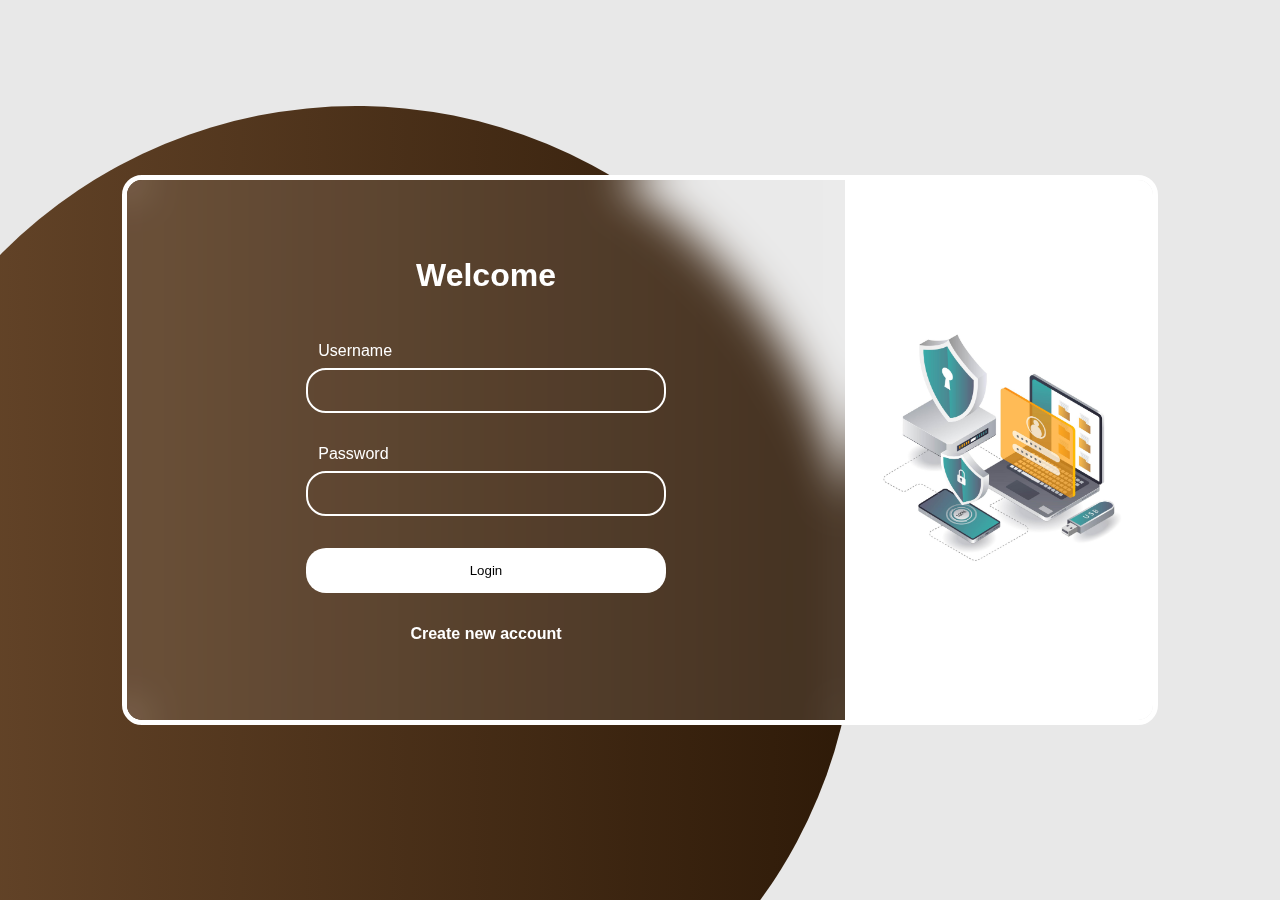
<file: login.html>
<!DOCTYPE html>
<html>
<head>
	<meta charset="utf-8">
	<meta name="viewport" content="width=device-width, initial-scale=1">
	<title></title>
</head>
<body>




<link rel="stylesheet" href="css3.css">
<div class="circle-1"></div>
    <div class="login-page">
        <form action="">
            <h1>Welcome</h1>
            <div class="form-group">
                <label for="">Username</label>
                <input type="text">
            </div>
            <div class="form-group">
                <label for="">Password</label>
                <input type="password">
            </div>
            <div class="button-form">
                <a href="shop.html"><button>Login</a></button>
            </div>
            <div class="bottom-form">
                <a href="#">
                    Create new account
                </a>
            </div>
        </form>
        <div class="login-img">
            <img src="image/login.jpg" width="250" height="250" alt="">
        </div>
    </div>








</body>
</html>
</file>
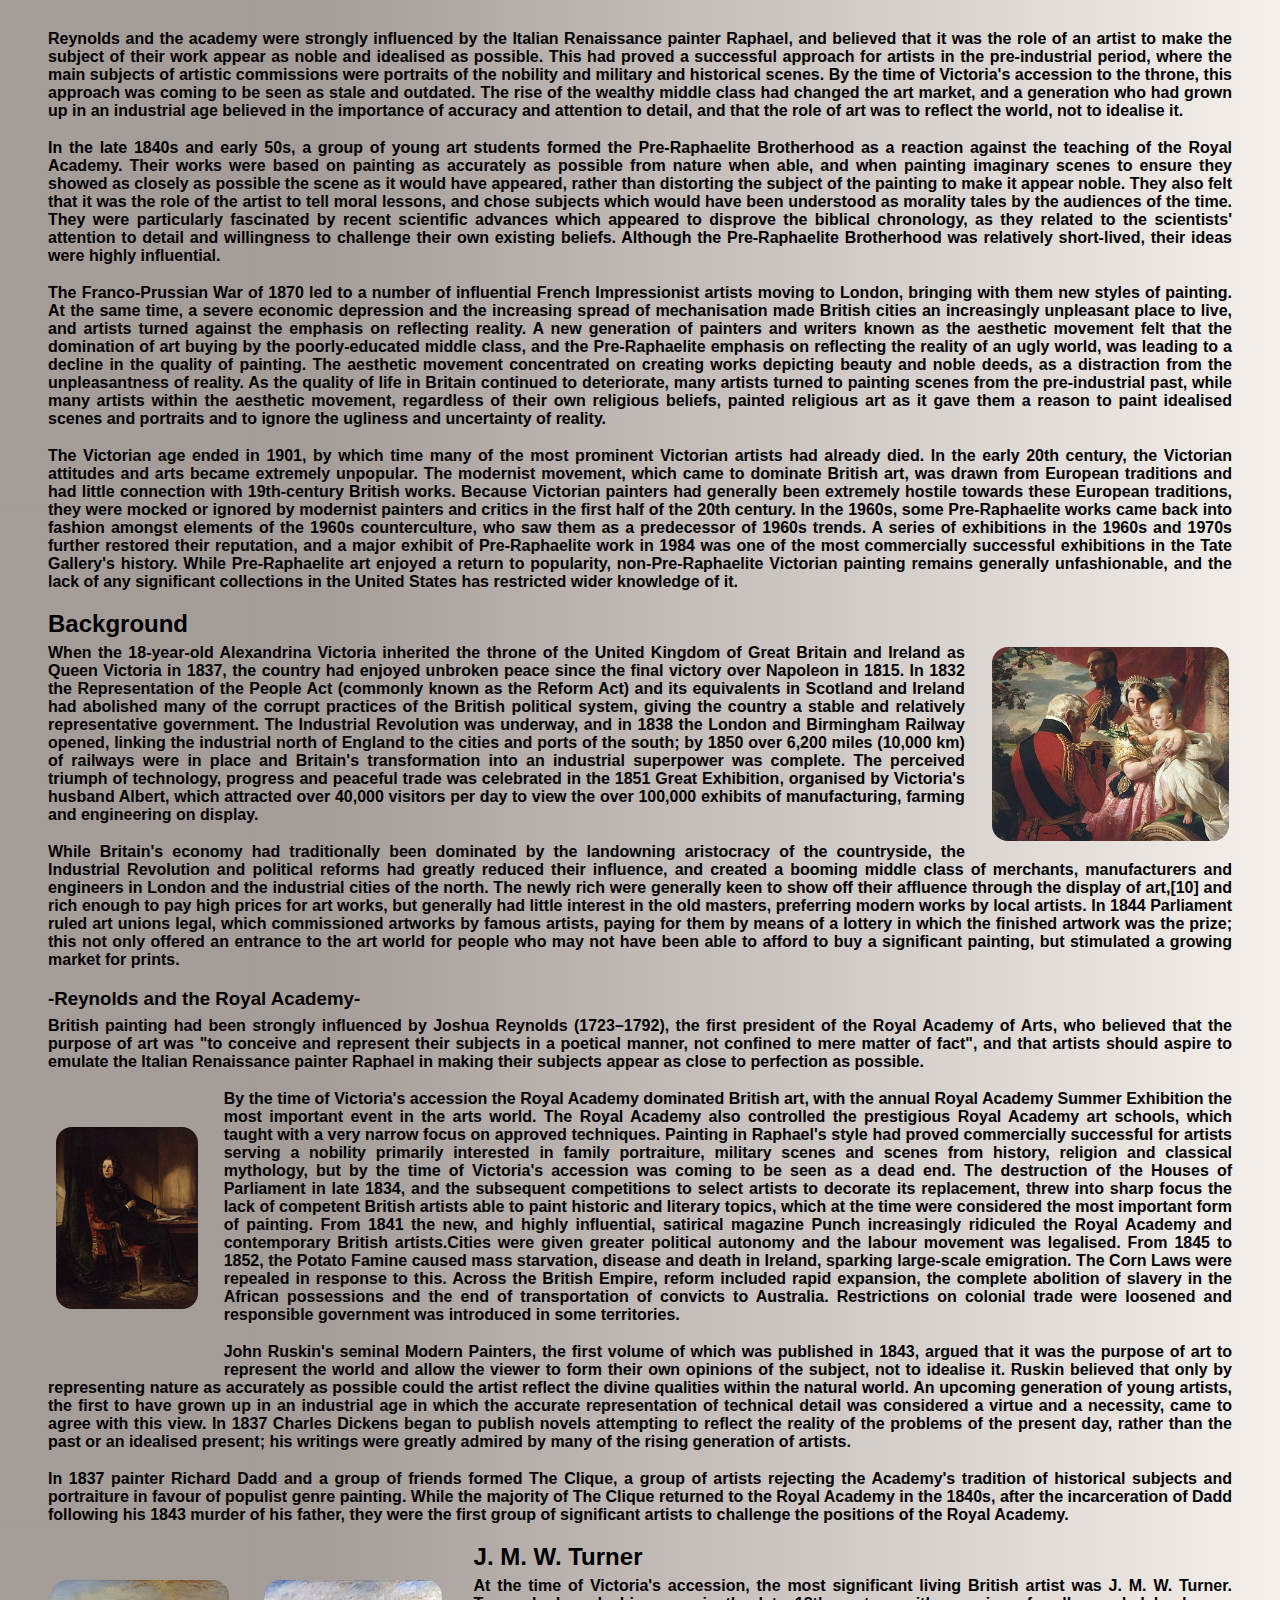
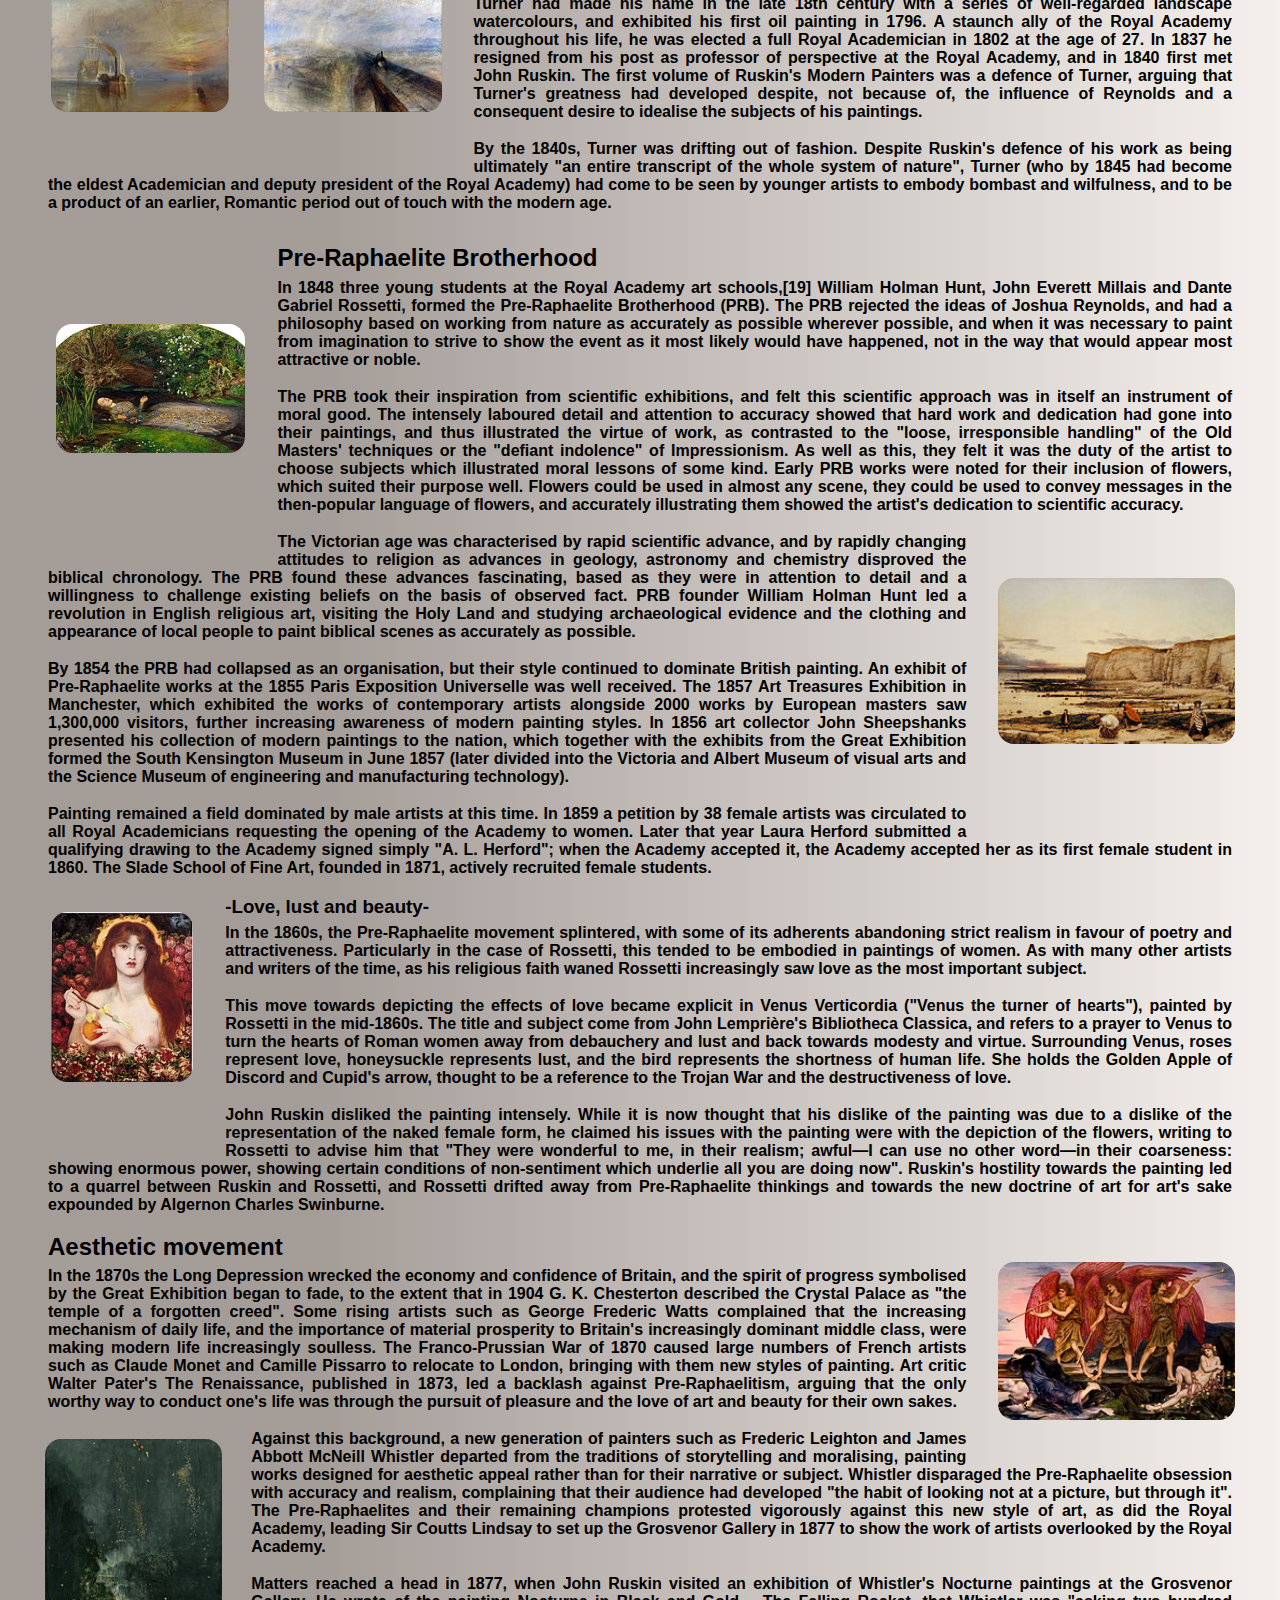
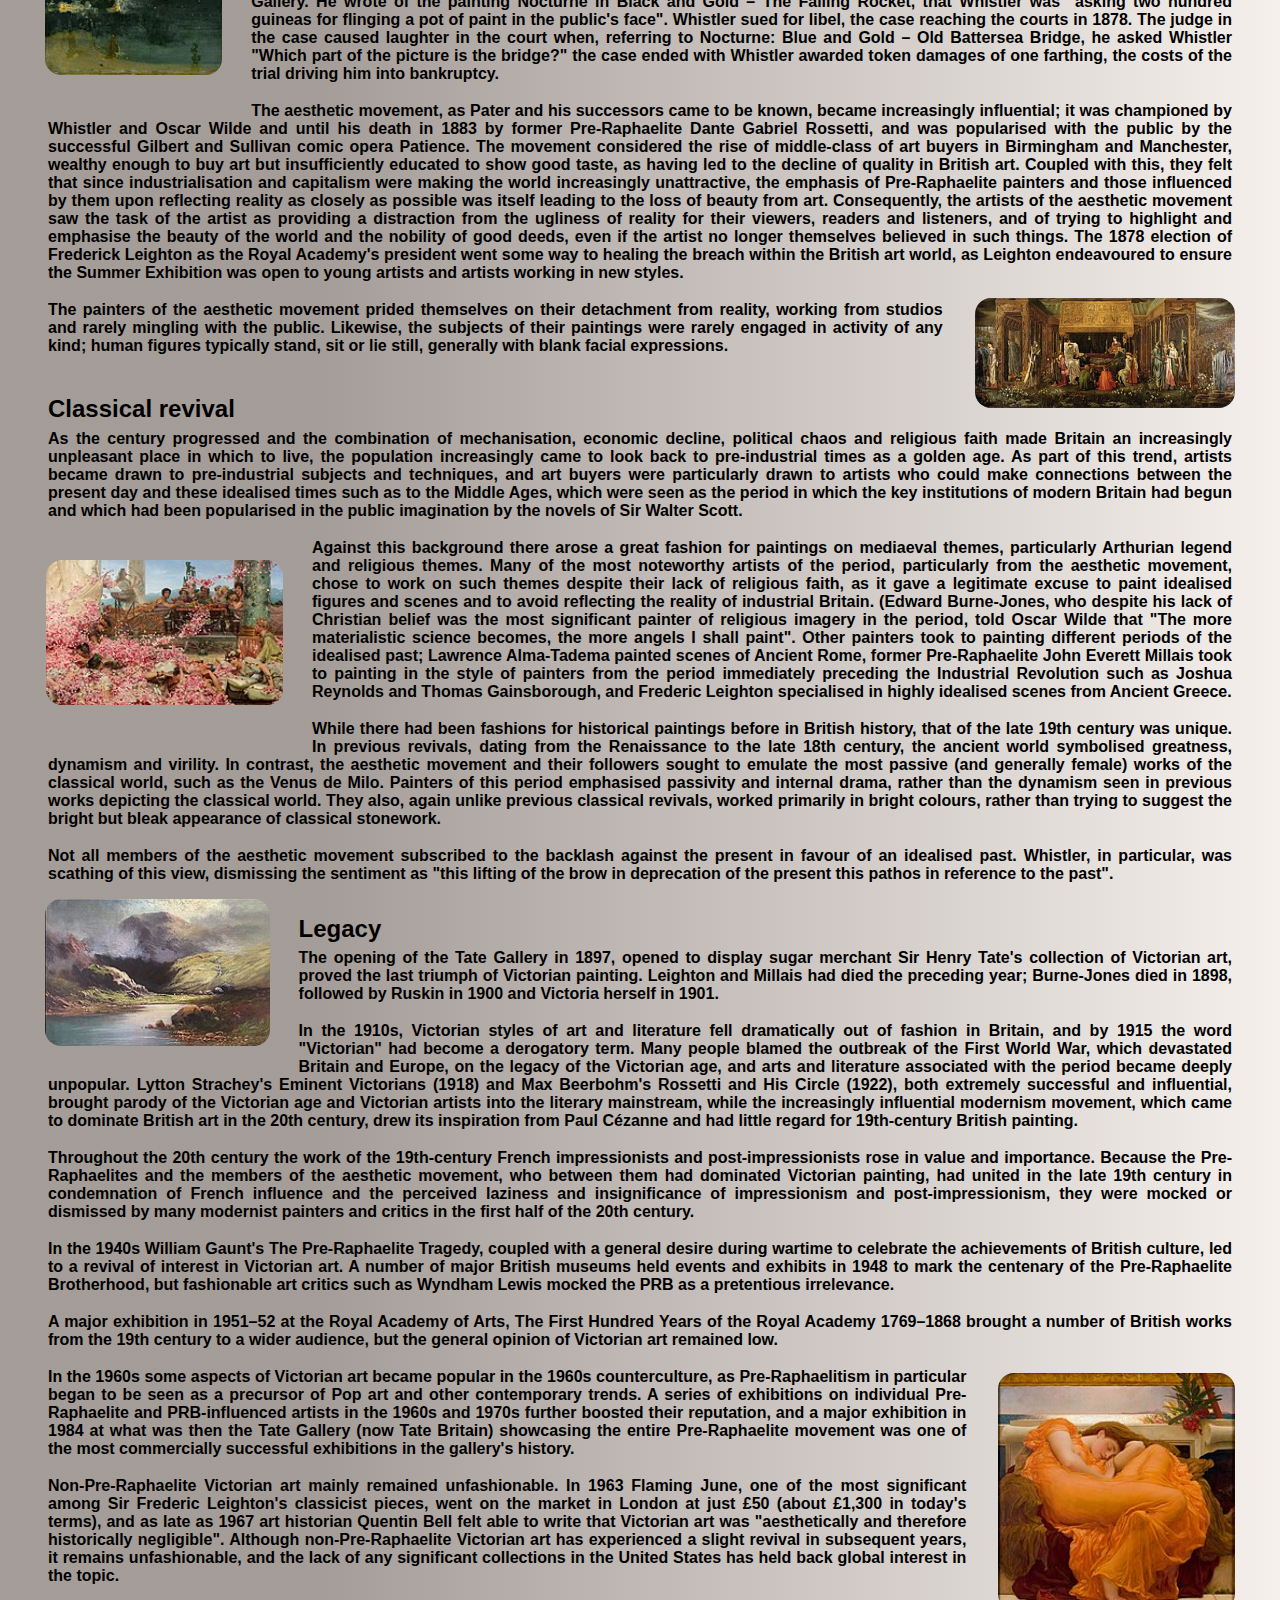
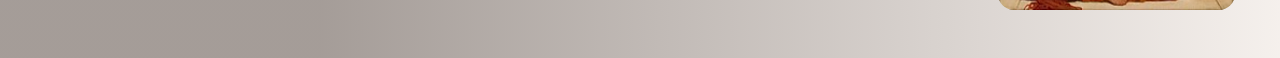
<file: painting.html>
<!DOCTYPE html>
<html>
<head>
	<meta charset="utf-8">
	<meta name="viewport" content="width=device-width, initial-scale=1">
	<title></title>
	<link rel="stylesheet" href="css8.css">
</head>
<body>



                        <div class="txt-1">
                            <h4 align="justify">
 	                            Reynolds and the academy were strongly influenced by the Italian Renaissance painter Raphael, and believed that it was the role of an artist to make the subject of their work appear as noble and idealised as possible. This had proved a successful approach for artists in the pre-industrial period, where the main subjects of artistic commissions were portraits of the nobility and military and historical scenes. By the time of Victoria's accession to the throne, this approach was coming to be seen as stale and outdated. The rise of the wealthy middle class had changed the art market, and a generation who had grown up in an industrial age believed in the importance of accuracy and attention to detail, and that the role of art was to reflect the world, not to idealise it.
                           </h4>	
                        </div>


                        <div class="txt-2">
                            <h4 align="justify">
                                In the late 1840s and early 50s, a group of young art students formed the Pre-Raphaelite Brotherhood as a reaction against the teaching of the Royal Academy. Their works were based on painting as accurately as possible from nature when able, and when painting imaginary scenes to ensure they showed as closely as possible the scene as it would have appeared, rather than distorting the subject of the painting to make it appear noble. They also felt that it was the role of the artist to tell moral lessons, and chose subjects which would have been understood as morality tales by the audiences of the time. They were particularly fascinated by recent scientific advances which appeared to disprove the biblical chronology, as they related to the scientists' attention to detail and willingness to challenge their own existing beliefs. Although the Pre-Raphaelite Brotherhood was relatively short-lived, their ideas were highly influential.
                           </h4>	
                        </div>


                        <div class="txt-3">
                            <h4 align="justify">
                            	The Franco-Prussian War of 1870 led to a number of influential French Impressionist artists moving to London, bringing with them new styles of painting. At the same time, a severe economic depression and the increasing spread of mechanisation made British cities an increasingly unpleasant place to live, and artists turned against the emphasis on reflecting reality. A new generation of painters and writers known as the aesthetic movement felt that the domination of art buying by the poorly-educated middle class, and the Pre-Raphaelite emphasis on reflecting the reality of an ugly world, was leading to a decline in the quality of painting. The aesthetic movement concentrated on creating works depicting beauty and noble deeds, as a distraction from the unpleasantness of reality. As the quality of life in Britain continued to deteriorate, many artists turned to painting scenes from the pre-industrial past, while many artists within the aesthetic movement, regardless of their own religious beliefs, painted religious art as it gave them a reason to paint idealised scenes and portraits and to ignore the ugliness and uncertainty of reality.
                           </h4>	
                        </div>


                        

                        <div class="txt-4">
                            <h4 align="justify">
                                The Victorian age ended in 1901, by which time many of the most prominent Victorian artists had already died. In the early 20th century, the Victorian attitudes and arts became extremely unpopular. The modernist movement, which came to dominate British art, was drawn from European traditions and had little connection with 19th-century British works. Because Victorian painters had generally been extremely hostile towards these European traditions, they were mocked or ignored by modernist painters and critics in the first half of the 20th century. In the 1960s, some Pre-Raphaelite works came back into fashion amongst elements of the 1960s counterculture, who saw them as a predecessor of 1960s trends. A series of exhibitions in the 1960s and 1970s further restored their reputation, and a major exhibit of Pre-Raphaelite work in 1984 was one of the most commercially successful exhibitions in the Tate Gallery's history. While Pre-Raphaelite art enjoyed a return to popularity, non-Pre-Raphaelite Victorian painting remains generally unfashionable, and the lack of any significant collections in the United States has restricted wider knowledge of it.
                           </h4>	
                           <img src="image/pic11.jpg">
                        </div>


                        <div class="txt-5">
                            <h2>Background</h2>
                            <h4 align="justify">
                                When the 18-year-old Alexandrina Victoria inherited the throne of the United Kingdom of Great Britain and Ireland as Queen Victoria in 1837, the country had enjoyed unbroken peace since the final victory over Napoleon in 1815. In 1832 the Representation of the People Act (commonly known as the Reform Act) and its equivalents in Scotland and Ireland had abolished many of the corrupt practices of the British political system, giving the country a stable and relatively representative government. The Industrial Revolution was underway, and in 1838 the London and Birmingham Railway opened, linking the industrial north of England to the cities and ports of the south; by 1850 over 6,200 miles (10,000 km) of railways were in place and Britain's transformation into an industrial superpower was complete. The perceived triumph of technology, progress and peaceful trade was celebrated in the 1851 Great Exhibition, organised by Victoria's husband Albert, which attracted over 40,000 visitors per day to view the over 100,000 exhibits of manufacturing, farming and engineering on display.
                           </h4>	
                        </div>



                        <div class="txt-6">
                            <h4 align="justify">
                                While Britain's economy had traditionally been dominated by the landowning aristocracy of the countryside, the Industrial Revolution and political reforms had greatly reduced their influence, and created a booming middle class of merchants, manufacturers and engineers in London and the industrial cities of the north. The newly rich were generally keen to show off their affluence through the display of art,[10] and rich enough to pay high prices for art works, but generally had little interest in the old masters, preferring modern works by local artists. In 1844 Parliament ruled art unions legal, which commissioned artworks by famous artists, paying for them by means of a lottery in which the finished artwork was the prize; this not only offered an entrance to the art world for people who may not have been able to afford to buy a significant painting, but stimulated a growing market for prints.
                           </h4>	
                        </div>




                        <div class="txt-7">
                            <h3>-Reynolds and the Royal Academy-</h3>
                            <h4 align="justify">
                                British painting had been strongly influenced by Joshua Reynolds (1723–1792), the first president of the Royal Academy of Arts, who believed that the purpose of art was "to conceive and represent their subjects in a poetical manner, not confined to mere matter of fact", and that artists should aspire to emulate the Italian Renaissance painter Raphael in making their subjects appear as close to perfection as possible.
                           </h4>	
                           <img src="image/pic12.jpg">
                        </div>


                        <div class="txt-8">
                            <h4 align="justify">
                                By the time of Victoria's accession the Royal Academy dominated British art, with the annual Royal Academy Summer Exhibition the most important event in the arts world. The Royal Academy also controlled the prestigious Royal Academy art schools, which taught with a very narrow focus on approved techniques. Painting in Raphael's style had proved commercially successful for artists serving a nobility primarily interested in family portraiture, military scenes and scenes from history, religion and classical mythology, but by the time of Victoria's accession was coming to be seen as a dead end. The destruction of the Houses of Parliament in late 1834, and the subsequent competitions to select artists to decorate its replacement, threw into sharp focus the lack of competent British artists able to paint historic and literary topics, which at the time were considered the most important form of painting. From 1841 the new, and highly influential, satirical magazine Punch increasingly ridiculed the Royal Academy and contemporary British artists.Cities were given greater political autonomy and the labour movement was legalised. From 1845 to 1852, the Potato Famine caused mass starvation, disease and death in Ireland, sparking large-scale emigration. The Corn Laws were repealed in response to this. Across the British Empire, reform included rapid expansion, the complete abolition of slavery in the African possessions and the end of transportation of convicts to Australia. Restrictions on colonial trade were loosened and responsible government was introduced in some territories.
                           </h4>	
                        </div>



                        <div class="txt-9">
                            <h4 align="justify">
                                John Ruskin's seminal Modern Painters, the first volume of which was published in 1843, argued that it was the purpose of art to represent the world and allow the viewer to form their own opinions of the subject, not to idealise it. Ruskin believed that only by representing nature as accurately as possible could the artist reflect the divine qualities within the natural world. An upcoming generation of young artists, the first to have grown up in an industrial age in which the accurate representation of technical detail was considered a virtue and a necessity, came to agree with this view. In 1837 Charles Dickens began to publish novels attempting to reflect the reality of the problems of the present day, rather than the past or an idealised present; his writings were greatly admired by many of the rising generation of artists.
                           </h4>	
                        </div>



                        <div class="txt-10">
                            <h4 align="justify">
                                In 1837 painter Richard Dadd and a group of friends formed The Clique, a group of artists rejecting the Academy's tradition of historical subjects and portraiture in favour of populist genre painting. While the majority of The Clique returned to the Royal Academy in the 1840s, after the incarceration of Dadd following his 1843 murder of his father, they were the first group of significant artists to challenge the positions of the Royal Academy.
                           </h4>	
                           <img src="image/pic13.jpg">
                           <img src="image/pic14.jpg">
                        </div>


                        <div class="txt-11">
                            <h2>J. M. W. Turner</h2>
                            <h4 align="justify">
                                At the time of Victoria's accession, the most significant living British artist was J. M. W. Turner. Turner had made his name in the late 18th century with a series of well-regarded landscape watercolours, and exhibited his first oil painting in 1796. A staunch ally of the Royal Academy throughout his life, he was elected a full Royal Academician in 1802 at the age of 27. In 1837 he resigned from his post as professor of perspective at the Royal Academy, and in 1840 first met John Ruskin. The first volume of Ruskin's Modern Painters was a defence of Turner, arguing that Turner's greatness had developed despite, not because of, the influence of Reynolds and a consequent desire to idealise the subjects of his paintings.
                           </h4>	
                        </div>


                        <div class="txt-12">
                            <h4 align="justify">
                                By the 1840s, Turner was drifting out of fashion. Despite Ruskin's defence of his work as being ultimately "an entire transcript of the whole system of nature", Turner (who by 1845 had become the eldest Academician and deputy president of the Royal Academy) had come to be seen by younger artists to embody bombast and wilfulness, and to be a product of an earlier, Romantic period out of touch with the modern age.
                           </h4>	
                           <img src="image/pic15.jpg">
                        </div>



                        <div class="txt-13">
                            <h2>Pre-Raphaelite Brotherhood</h2>
                            <h4 align="justify">
                                In 1848 three young students at the Royal Academy art schools,[19] William Holman Hunt, John Everett Millais and Dante Gabriel Rossetti, formed the Pre-Raphaelite Brotherhood (PRB). The PRB rejected the ideas of Joshua Reynolds, and had a philosophy based on working from nature as accurately as possible wherever possible, and when it was necessary to paint from imagination to strive to show the event as it most likely would have happened, not in the way that would appear most attractive or noble.
                           </h4>	
                        </div>



                        <div class="txt-14">
                            <h4 align="justify">
                                The PRB took their inspiration from scientific exhibitions, and felt this scientific approach was in itself an instrument of moral good. The intensely laboured detail and attention to accuracy showed that hard work and dedication had gone into their paintings, and thus illustrated the virtue of work, as contrasted to the "loose, irresponsible handling" of the Old Masters' techniques or the "defiant indolence" of Impressionism. As well as this, they felt it was the duty of the artist to choose subjects which illustrated moral lessons of some kind. Early PRB works were noted for their inclusion of flowers, which suited their purpose well. Flowers could be used in almost any scene, they could be used to convey messages in the then-popular language of flowers, and accurately illustrating them showed the artist's dedication to scientific accuracy.
                           </h4>	
                           <img src="image/pic16.jpg">
                        </div>


                        <div class="txt-15">
                            <h4 align="justify">
                                The Victorian age was characterised by rapid scientific advance, and by rapidly changing attitudes to religion as advances in geology, astronomy and chemistry disproved the biblical chronology. The PRB found these advances fascinating, based as they were in attention to detail and a willingness to challenge existing beliefs on the basis of observed fact. PRB founder William Holman Hunt led a revolution in English religious art, visiting the Holy Land and studying archaeological evidence and the clothing and appearance of local people to paint biblical scenes as accurately as possible.
                           </h4>    
                        </div>


                        <div class="txt-16">
                            <h4 align="justify">
                                By 1854 the PRB had collapsed as an organisation, but their style continued to dominate British painting. An exhibit of Pre-Raphaelite works at the 1855 Paris Exposition Universelle was well received. The 1857 Art Treasures Exhibition in Manchester, which exhibited the works of contemporary artists alongside 2000 works by European masters saw 1,300,000 visitors, further increasing awareness of modern painting styles. In 1856 art collector John Sheepshanks presented his collection of modern paintings to the nation, which together with the exhibits from the Great Exhibition formed the South Kensington Museum in June 1857 (later divided into the Victoria and Albert Museum of visual arts and the Science Museum of engineering and manufacturing technology).
                           </h4>    
                        </div>


                        <div class="txt-17">
                            <h4 align="justify">
                                Painting remained a field dominated by male artists at this time. In 1859 a petition by 38 female artists was circulated to all Royal Academicians requesting the opening of the Academy to women. Later that year Laura Herford submitted a qualifying drawing to the Academy signed simply "A. L. Herford"; when the Academy accepted it, the Academy accepted her as its first female student in 1860. The Slade School of Fine Art, founded in 1871, actively recruited female students.
                           </h4>    
                           <img src="image/pic17.jpg">
                        </div>


                        <div class="txt-18">
                            <h3>-Love, lust and beauty-</h3>
                            <h4 align="justify">
                                In the 1860s, the Pre-Raphaelite movement splintered, with some of its adherents abandoning strict realism in favour of poetry and attractiveness. Particularly in the case of Rossetti, this tended to be embodied in paintings of women. As with many other artists and writers of the time, as his religious faith waned Rossetti increasingly saw love as the most important subject.
                           </h4>    
                        </div>



                        <div class="txt-19">
                            <h4 align="justify">
                                This move towards depicting the effects of love became explicit in Venus Verticordia ("Venus the turner of hearts"), painted by Rossetti in the mid-1860s. The title and subject come from John Lemprière's Bibliotheca Classica, and refers to a prayer to Venus to turn the hearts of Roman women away from debauchery and lust and back towards modesty and virtue. Surrounding Venus, roses represent love, honeysuckle represents lust, and the bird represents the shortness of human life. She holds the Golden Apple of Discord and Cupid's arrow, thought to be a reference to the Trojan War and the destructiveness of love.
                           </h4>    
                        </div>



                        <div class="txt-20">
                            <h4 align="justify">
                                John Ruskin disliked the painting intensely. While it is now thought that his dislike of the painting was due to a dislike of the representation of the naked female form, he claimed his issues with the painting were with the depiction of the flowers, writing to Rossetti to advise him that "They were wonderful to me, in their realism; awful—I can use no other word—in their coarseness: showing enormous power, showing certain conditions of non-sentiment which underlie all you are doing now". Ruskin's hostility towards the painting led to a quarrel between Ruskin and Rossetti, and Rossetti drifted away from Pre-Raphaelite thinkings and towards the new doctrine of art for art's sake expounded by Algernon Charles Swinburne.
                           </h4>    
                           <img src="image/pic18.jpg">
                        </div>



                        <div class="txt-21">
                            <h2>Aesthetic movement</h2>
                            <h4 align="justify">
                                In the 1870s the Long Depression wrecked the economy and confidence of Britain, and the spirit of progress symbolised by the Great Exhibition began to fade, to the extent that in 1904 G. K. Chesterton described the Crystal Palace as "the temple of a forgotten creed". Some rising artists such as George Frederic Watts complained that the increasing mechanism of daily life, and the importance of material prosperity to Britain's increasingly dominant middle class, were making modern life increasingly soulless. The Franco-Prussian War of 1870 caused large numbers of French artists such as Claude Monet and Camille Pissarro to relocate to London, bringing with them new styles of painting. Art critic Walter Pater's The Renaissance, published in 1873, led a backlash against Pre-Raphaelitism, arguing that the only worthy way to conduct one's life was through the pursuit of pleasure and the love of art and beauty for their own sakes.
                           </h4>    
                           <img src="image/pic19.jpg">
                        </div>


                        <div class="txt-22">
                            <h4 align="justify">
                                Against this background, a new generation of painters such as Frederic Leighton and James Abbott McNeill Whistler departed from the traditions of storytelling and moralising, painting works designed for aesthetic appeal rather than for their narrative or subject. Whistler disparaged the Pre-Raphaelite obsession with accuracy and realism, complaining that their audience had developed "the habit of looking not at a picture, but through it". The Pre-Raphaelites and their remaining champions protested vigorously against this new style of art, as did the Royal Academy, leading Sir Coutts Lindsay to set up the Grosvenor Gallery in 1877 to show the work of artists overlooked by the Royal Academy.
                           </h4>    
                        </div>


                        <div class="txt-23">
                            <h4 align="justify">
                                Matters reached a head in 1877, when John Ruskin visited an exhibition of Whistler's Nocturne paintings at the Grosvenor Gallery. He wrote of the painting Nocturne in Black and Gold – The Falling Rocket, that Whistler was "asking two hundred guineas for flinging a pot of paint in the public's face". Whistler sued for libel, the case reaching the courts in 1878. The judge in the case caused laughter in the court when, referring to Nocturne: Blue and Gold – Old Battersea Bridge, he asked Whistler "Which part of the picture is the bridge?" the case ended with Whistler awarded token damages of one farthing, the costs of the trial driving him into bankruptcy.
                           </h4>    
                        </div>


                        <div class="txt-24">
                            <h4 align="justify">
                                The aesthetic movement, as Pater and his successors came to be known, became increasingly influential; it was championed by Whistler and Oscar Wilde and until his death in 1883 by former Pre-Raphaelite Dante Gabriel Rossetti, and was popularised with the public by the successful Gilbert and Sullivan comic opera Patience. The movement considered the rise of middle-class of art buyers in Birmingham and Manchester, wealthy enough to buy art but insufficiently educated to show good taste, as having led to the decline of quality in British art. Coupled with this, they felt that since industrialisation and capitalism were making the world increasingly unattractive, the emphasis of Pre-Raphaelite painters and those influenced by them upon reflecting reality as closely as possible was itself leading to the loss of beauty from art. Consequently, the artists of the aesthetic movement saw the task of the artist as providing a distraction from the ugliness of reality for their viewers, readers and listeners, and of trying to highlight and emphasise the beauty of the world and the nobility of good deeds, even if the artist no longer themselves believed in such things. The 1878 election of Frederick Leighton as the Royal Academy's president went some way to healing the breach within the British art world, as Leighton endeavoured to ensure the Summer Exhibition was open to young artists and artists working in new styles.
                           </h4>    
                           <img src="image/pic20.jpg">
                        </div>


                        <div class="txt-25">
                            <h4 align="justify">
                                The painters of the aesthetic movement prided themselves on their detachment from reality, working from studios and rarely mingling with the public. Likewise, the subjects of their paintings were rarely engaged in activity of any kind; human figures typically stand, sit or lie still, generally with blank facial expressions.
                           </h4>    
                        </div>


                        <div class="txt-26">
                            <h2>Classical revival</h2>
                            <h4 align="justify">
                                As the century progressed and the combination of mechanisation, economic decline, political chaos and religious faith made Britain an increasingly unpleasant place in which to live, the population increasingly came to look back to pre-industrial times as a golden age. As part of this trend, artists became drawn to pre-industrial subjects and techniques, and art buyers were particularly drawn to artists who could make connections between the present day and these idealised times such as to the Middle Ages, which were seen as the period in which the key institutions of modern Britain had begun and which had been popularised in the public imagination by the novels of Sir Walter Scott.
                           </h4> 
                           <img src="image/pic21.jpg">  
                        </div>



                        <div class="txt-27">
                            <h4 align="justify">
                                Against this background there arose a great fashion for paintings on mediaeval themes, particularly Arthurian legend and religious themes. Many of the most noteworthy artists of the period, particularly from the aesthetic movement, chose to work on such themes despite their lack of religious faith, as it gave a legitimate excuse to paint idealised figures and scenes and to avoid reflecting the reality of industrial Britain. (Edward Burne-Jones, who despite his lack of Christian belief was the most significant painter of religious imagery in the period, told Oscar Wilde that "The more materialistic science becomes, the more angels I shall paint". Other painters took to painting different periods of the idealised past; Lawrence Alma-Tadema painted scenes of Ancient Rome, former Pre-Raphaelite John Everett Millais took to painting in the style of painters from the period immediately preceding the Industrial Revolution such as Joshua Reynolds and Thomas Gainsborough, and Frederic Leighton specialised in highly idealised scenes from Ancient Greece.
                           </h4>    
                        </div>


                        <div class="txt-28">
                            <h4 align="justify">
                                While there had been fashions for historical paintings before in British history, that of the late 19th century was unique. In previous revivals, dating from the Renaissance to the late 18th century, the ancient world symbolised greatness, dynamism and virility. In contrast, the aesthetic movement and their followers sought to emulate the most passive (and generally female) works of the classical world, such as the Venus de Milo. Painters of this period emphasised passivity and internal drama, rather than the dynamism seen in previous works depicting the classical world. They also, again unlike previous classical revivals, worked primarily in bright colours, rather than trying to suggest the bright but bleak appearance of classical stonework.
                           </h4>    
                        </div>


                        <div class="txt-29">
                            <h4 align="justify">
                                Not all members of the aesthetic movement subscribed to the backlash against the present in favour of an idealised past. Whistler, in particular, was scathing of this view, dismissing the sentiment as "this lifting of the brow in deprecation of the present this pathos in reference to the past".
                           </h4>   
                           <img src="image/pic22.jpg"> 
                        </div>


                        <div class="txt-30">
                            <h2>Legacy</h2>
                            <h4 align="justify">
                                The opening of the Tate Gallery in 1897, opened to display sugar merchant Sir Henry Tate's collection of Victorian art, proved the last triumph of Victorian painting. Leighton and Millais had died the preceding year; Burne-Jones died in 1898, followed by Ruskin in 1900 and Victoria herself in 1901.
                           </h4>    
                        </div>


                        <div class="txt-31">
                            <h4 align="justify">
                                In the 1910s, Victorian styles of art and literature fell dramatically out of fashion in Britain, and by 1915 the word "Victorian" had become a derogatory term. Many people blamed the outbreak of the First World War, which devastated Britain and Europe, on the legacy of the Victorian age, and arts and literature associated with the period became deeply unpopular. Lytton Strachey's Eminent Victorians (1918) and Max Beerbohm's Rossetti and His Circle (1922), both extremely successful and influential, brought parody of the Victorian age and Victorian artists into the literary mainstream, while the increasingly influential modernism movement, which came to dominate British art in the 20th century, drew its inspiration from Paul Cézanne and had little regard for 19th-century British painting.
                           </h4>    
                        </div>


                        <div class="txt-32">
                            <h4 align="justify">
                                Throughout the 20th century the work of the 19th-century French impressionists and post-impressionists rose in value and importance. Because the Pre-Raphaelites and the members of the aesthetic movement, who between them had dominated Victorian painting, had united in the late 19th century in condemnation of French influence and the perceived laziness and insignificance of impressionism and post-impressionism, they were mocked or dismissed by many modernist painters and critics in the first half of the 20th century.
                           </h4>    
                        </div>


                        <div class="txt-33">
                            <h4 align="justify">
                                In the 1940s William Gaunt's The Pre-Raphaelite Tragedy, coupled with a general desire during wartime to celebrate the achievements of British culture, led to a revival of interest in Victorian art. A number of major British museums held events and exhibits in 1948 to mark the centenary of the Pre-Raphaelite Brotherhood, but fashionable art critics such as Wyndham Lewis mocked the PRB as a pretentious irrelevance.
                           </h4>    
                        </div>


                        <div class="txt-34">
                            <h4 align="justify">
                                A major exhibition in 1951–52 at the Royal Academy of Arts, The First Hundred Years of the Royal Academy 1769–1868 brought a number of British works from the 19th century to a wider audience, but the general opinion of Victorian art remained low.
                           </h4>  
                           <img src="image/pic24.jpg">  
                        </div>


                        <div class="txt-35">
                            <h4 align="justify">
                                In the 1960s some aspects of Victorian art became popular in the 1960s counterculture, as Pre-Raphaelitism in particular began to be seen as a precursor of Pop art and other contemporary trends. A series of exhibitions on individual Pre-Raphaelite and PRB-influenced artists in the 1960s and 1970s further boosted their reputation, and a major exhibition in 1984 at what was then the Tate Gallery (now Tate Britain) showcasing the entire Pre-Raphaelite movement was one of the most commercially successful exhibitions in the gallery's history.
                           </h4>    
                        </div>


                        <div class="txt-36">
                            <h4 align="justify">
                                Non-Pre-Raphaelite Victorian art mainly remained unfashionable. In 1963 Flaming June, one of the most significant among Sir Frederic Leighton's classicist pieces, went on the market in London at just £50 (about £1,300 in today's terms), and as late as 1967 art historian Quentin Bell felt able to write that Victorian art was "aesthetically and therefore historically negligible". Although non-Pre-Raphaelite Victorian art has experienced a slight revival in subsequent years, it remains unfashionable, and the lack of any significant collections in the United States has held back global interest in the topic.
                           </h4>    
                        </div>




</body>
</html>
</file>
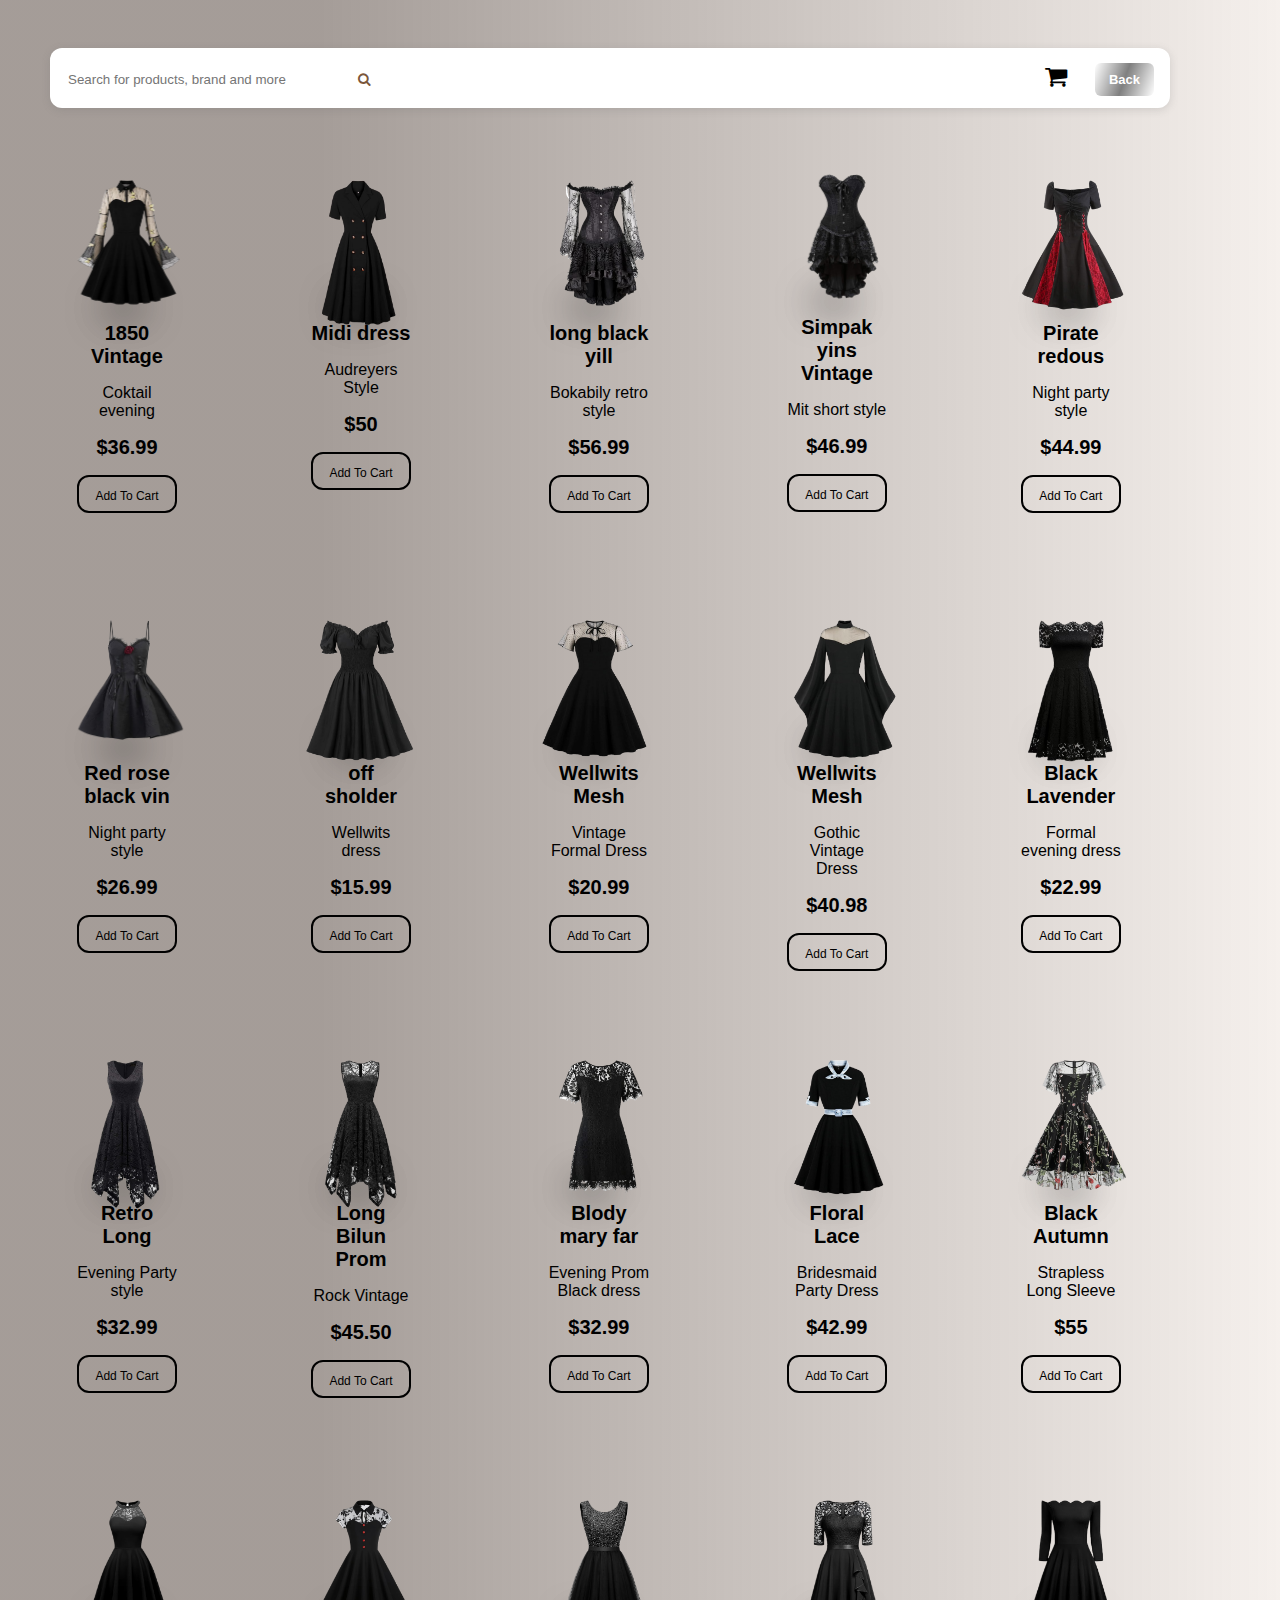
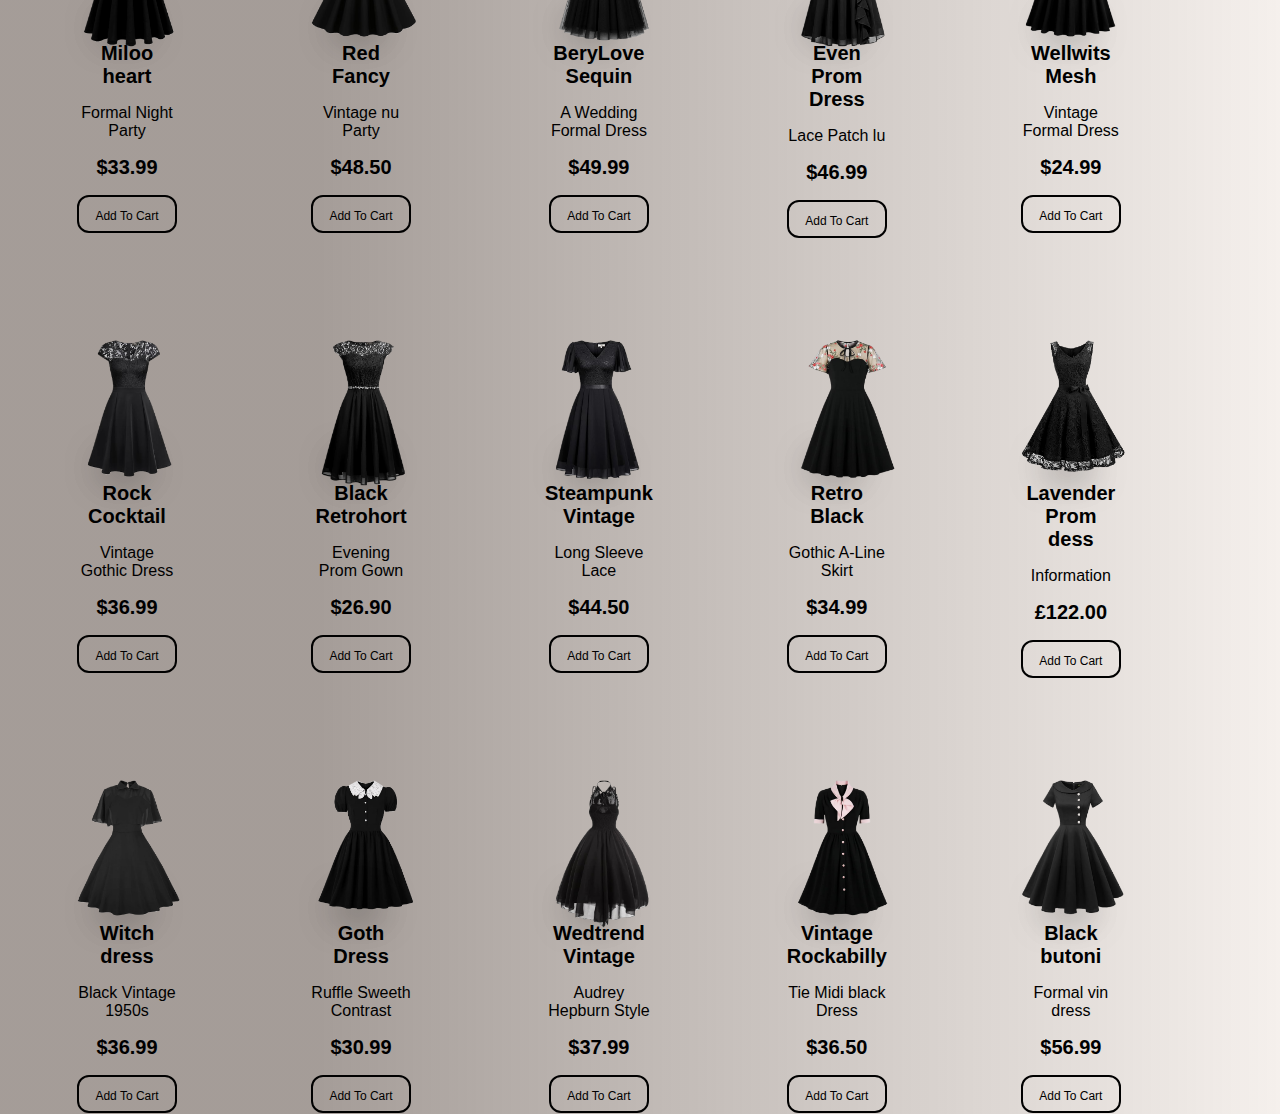
<file: shop.html>
<!DOCTYPE html>
<html lang="en">
<head>
    <meta charset="UTF-8">
    <meta http-equiv="X-UA-Compatible" content="IE=edge">
    <meta name="viewport" content="width=device-width, initial-scale=1.0">
    <title>Shop</title>
    <link rel="stylesheet" href="css5.css">
</head>
<body>

<header>
    <div class="container">
    <div class="section-nav">
      <link rel="stylesheet" href="https://cdnjs.cloudflare.com/ajax/libs/font-awesome/4.7.0/css/font-awesome.min.css">
        <input class="search-textbox" type="text" Placeholder="Search for products, brand and more">
        <button class="search-button">
        <i class="fa fa-search"></i>
      </button>

          <div class="left-nav">
            <link rel="stylesheet" href="https://cdnjs.cloudflare.com/ajax/libs/font-awesome/4.7.0/css/font-awesome.min.css">
            <i style="font-size:24px" class="fa">&#xf07a;</i>
            <div class="bottun"><button type="b1" class="btn"><a href="1.html">Back</a></button></div>
            </div>

       </div>
    </div>
</header>


  



    <div class="container">
       <div class="grid-product">
            <a href="#">
                <div class="item-grid-product">
                    <div class="img-product">

                    <div class="img1">
                        <img src="image/fuu.png"  alt="">
                    </div>

                    </div>
                    <div class="caption-item-product">
                        <h5 class="title-product">
                            1850 Vintage
                        </h5>
                        <p class="text-product">
                            Coktail evening
                        </p>
                        <div class="price-product">
                           $36.99
                        </div>
                        <button class="add-to-cart" onclick="myalert()">Add To Cart</button>

                        <script>
                            function myalert(){
                                alert("Order has been added");
                            }
                        </script>

                    </div>
                </div>
            </a>
       </div>


       <div class="grid-product">
            <a href="#">
                <div class="item-grid-product">
                    <div class="img-product">

                      <div class="img2">
                          <img src="image/kkk.png"  alt="">
                      </div>

                    </div>
                    <div class="caption-item-product">
                        <h5 class="title-product">
                            Midi dress
                        </h5>
                        <p class="text-product">
                            Audreyers Style
                        </p>
                        <div class="price-product">
                            $50
                        </div>
                        <button class="add-to-cart" onclick="myalert()">Add To Cart</button>

                        <script>
                            function myalert(){
                                alert("Order has been added");
                            }
                        </script>

                    </div>
                </div>
            </a>
       </div>

       <div class="grid-product">
            <a href="#">
                <div class="item-grid-product">
                    <div class="img-product">

                     <div class="img3">
                          <img src="image/ll.png"  alt="">
                     </div>

                    </div>
                    <div class="caption-item-product">
                        <h5 class="title-product">
                            long black yill
                        </h5>
                        <p class="text-product">
                            Bokabily retro style
                        </p>
                        <div class="price-product">
                            $56.99
                        </div>
                        <button class="add-to-cart" onclick="myalert()">Add To Cart</button>

                        <script>
                            function myalert(){
                                alert("Order has been added");
                            }
                        </script>

                    </div>
                </div>
            </a>
       </div>

       <div class="grid-product">
            <a href="#">
                <div class="item-grid-product">
                    <div class="img-product">

                        <div class="img4">
                            <img src="image/mat.png"  alt="">
                        </div>
                        
                    </div>
                    <div class="caption-item-product">
                        <h5 class="title-product">
                            Simpak yins Vintage
                        </h5>
                        <p class="text-product">
                            Mit short style
                        </p>
                        <div class="price-product">
                            $46.99
                        </div>
                        <button class="add-to-cart" onclick="myalert()">Add To Cart</button>

                        <script>
                            function myalert(){
                                alert("Order has been added");
                            }
                        </script>

                    </div>
                </div>
            </a>
       </div>

       <div class="grid-product">
            <a href="#">
                <div class="item-grid-product">
                    <div class="img-product">

                     <div class="img5">
                        <img src="image/sat.png"  alt="">
                     </div>

                    </div>
                    <div class="caption-item-product">
                        <h5 class="title-product">
                            Pirate redous
                        </h5>
                        <p class="text-product">
                            Night party style
                        </p>
                        <div class="price-product">
                            $44.99
                        </div>
                        <button class="add-to-cart" onclick="myalert()">Add To Cart</button>

                        <script>
                            function myalert(){
                                alert("Order has been added");
                            }
                        </script>

                    </div>
                </div>
            </a>
       </div>

       <div class="grid-product">
            <a href="#">
                <div class="item-grid-product">
                    <div class="img-product">

                        <div class="img6">
                          <img src="image/pl.png"  alt="">
                        </div>

                    </div>
                    <div class="caption-item-product">
                        <h5 class="title-product">
                            Red rose black vin
                        </h5>
                        <p class="text-product">
                            Night party style
                        </p>
                        <div class="price-product">
                           $26.99
                        </div>
                        <button class="add-to-cart" onclick="myalert()">Add To Cart</button>

                        <script>
                            function myalert(){
                                alert("Order has been added");
                            }
                        </script>

                    </div>
                </div>
            </a>
       </div>

       <div class="grid-product">
            <a href="#">
                <div class="item-grid-product">
                    <div class="img-product">

                      <div class="img7">
                        <img src="image/p1-1.png"  alt="">
                      </div>

                    </div>
                    <div class="caption-item-product">
                        <h5 class="title-product">
                            off sholder
                        </h5>
                        <p class="text-product">
                            Wellwits dress
                        </p>
                        <div class="price-product">
                            $15.99
                        </div>
                        <button class="add-to-cart" onclick="myalert()">Add To Cart</button>

                        <script>
                            function myalert(){
                                alert("Order has been added");
                            }
                        </script>

                    </div>
                </div>
            </a>
       </div>
       
       <div class="grid-product">
            <a href="#">
                <div class="item-grid-product">
                    <div class="img-product">

                      <div class="img8">
                        <img src="image/p2-1.png"  alt="">
                      </div>

                    </div>
                    <div class="caption-item-product">
                        <h5 class="title-product">
                            Wellwits Mesh
                        </h5>
                        <p class="text-product">
                            Vintage Formal Dress
                        </p>
                        <div class="price-product">
                           $20.99
                        </div>
                        <button class="add-to-cart" onclick="myalert()">Add To Cart</button>

                        <script>
                            function myalert(){
                                alert("Order has been added");
                            }
                        </script>

                    </div>
                </div>
            </a>
       </div>

       <div class="grid-product">
            <a href="#">
                <div class="item-grid-product">
                    <div class="img-product">

                      <div class="img9">
                        <img src="image/p3-1.png"  alt="">
                      </div>

                    </div>
                    <div class="caption-item-product">
                        <h5 class="title-product">
                            Wellwits Mesh
                        </h5>
                        <p class="text-product">
                            Gothic Vintage Dress
                        </p>
                        <div class="price-product">
                           $40.98
                        </div>
                        <button class="add-to-cart" onclick="myalert()">Add To Cart</button>

                        <script>
                            function myalert(){
                                alert("Order has been added");
                            }
                        </script>

                    </div>
                </div>
            </a>
       </div>

       <div class="grid-product">
            <a href="#">
                <div class="item-grid-product">
                    <div class="img-product">

                     <div class="img10">
                        <img src="image/p4-1.png"  alt="">
                     </div>

                    </div>
                    <div class="caption-item-product">
                        <h5 class="title-product">
                            Black Lavender
                        </h5>
                        <p class="text-product">
                            Formal evening dress
                        </p>
                        <div class="price-product">
                           $22.99
                        </div>
                        <button class="add-to-cart" onclick="myalert()">Add To Cart</button>

                        <script>
                            function myalert(){
                                alert("Order has been added");
                            }
                        </script>

                    </div>
                </div>
            </a>
       </div>

       <div class="grid-product">
            <a href="#">
                <div class="item-grid-product">
                    <div class="img-product">

                     <div class="img11">
                        <img src="image/p5-1.png"  alt="">
                     </div>

                    </div>
                    <div class="caption-item-product">
                        <h5 class="title-product">
                            Retro Long
                        </h5>
                        <p class="text-product">
                            Evening Party style
                        </p>
                        <div class="price-product">
                           $32.99
                        </div>
                        <button class="add-to-cart" onclick="myalert()">Add To Cart</button>

                        <script>
                            function myalert(){
                                alert("Order has been added");
                            }
                        </script>

                    </div>
                </div>
            </a>
       </div>

       <div class="grid-product">
            <a href="#">
                <div class="item-grid-product">
                    <div class="img-product">

                      <div class="img12">
                        <img src="image/p6-1.png"  alt="">
                      </div>

                    </div>
                    <div class="caption-item-product">
                        <h5 class="title-product">
                            Long Bilun Prom
                        </h5>
                        <p class="text-product">
                            Rock Vintage
                        </p>
                        <div class="price-product">
                           $45.50
                        </div>
                        <button class="add-to-cart" onclick="myalert()">Add To Cart</button>

                        <script>
                            function myalert(){
                                alert("Order has been added");
                            }
                        </script>

                    </div>
                </div>
            </a>
       </div>

       <div class="grid-product">
            <a href="#">
                <div class="item-grid-product">
                    <div class="img-product">

                      <div class="img13">
                        <img src="image/p7-1.png"  alt="">
                      </div>

                    </div>
                    <div class="caption-item-product">
                        <h5 class="title-product">
                            Blody mary far
                        </h5>
                        <p class="text-product">
                            Evening Prom Black dress
                        </p>
                        <div class="price-product">
                           $32.99
                        </div>
                        <button class="add-to-cart" onclick="myalert()">Add To Cart</button>

                        <script>
                            function myalert(){
                                alert("Order has been added");
                            }
                        </script>

                    </div>
                </div>
            </a>
       </div>


       <div class="grid-product">
            <a href="#">
                <div class="item-grid-product">
                    <div class="img-product">

                    <div class="img14">
                        <img src="image/p8-1.png"  alt="">
                    </div>

                    </div>
                    <div class="caption-item-product">
                        <h5 class="title-product">
                            Floral Lace 
                        </h5>
                        <p class="text-product">
                            Bridesmaid Party Dress
                        </p>
                        <div class="price-product">
                           $42.99
                        </div>
                        <button class="add-to-cart" onclick="myalert()">Add To Cart</button>

                        <script>
                            function myalert(){
                                alert("Order has been added");
                            }
                        </script>

                    </div>
                </div>
            </a>
       </div>

       <div class="grid-product">
            <a href="#">
                <div class="item-grid-product">
                    <div class="img-product">

                    <div class="img15">
                        <img src="image/p9-1.png"  alt="">
                    </div>

                    </div>
                    <div class="caption-item-product">
                        <h5 class="title-product">
                            Black Autumn
                        </h5>
                        <p class="text-product">
                            Strapless Long Sleeve
                        </p>
                        <div class="price-product">
                           $55
                        </div>
                        <button class="add-to-cart" onclick="myalert()">Add To Cart</button>

                        <script>
                            function myalert(){
                                alert("Order has been added");
                            }
                        </script>

                    </div>
                </div>
            </a>
       </div>

       <div class="grid-product">
            <a href="#">
                <div class="item-grid-product">
                    <div class="img-product">

                      <div class="img16">
                        <img src="image/p10-1.png"  alt="">
                      </div>

                    </div>
                    <div class="caption-item-product">
                        <h5 class="title-product">
                            Miloo heart
                        </h5>
                        <p class="text-product">
                            Formal Night Party
                        </p>
                        <div class="price-product">
                           $33.99
                        </div>
                        <button class="add-to-cart" onclick="myalert()">Add To Cart</button>

                        <script>
                            function myalert(){
                                alert("Order has been added");
                            }
                        </script>

                    </div>
                </div>
            </a>
       </div>

       <div class="grid-product">
            <a href="#">
                <div class="item-grid-product">
                    <div class="img-product">

                    <div class="img17">
                        <img src="image/p11-1.png"  alt="">
                    </div>

                    </div>
                    <div class="caption-item-product">
                        <h5 class="title-product">
                            Red Fancy
                        </h5>
                        <p class="text-product">
                            Vintage nu Party
                        </p>
                        <div class="price-product">
                           $48.50
                        </div>
                        <button class="add-to-cart" onclick="myalert()">Add To Cart</button>

                        <script>
                            function myalert(){
                                alert("Order has been added");
                            }
                        </script>

                    </div>
                </div>
            </a>
       </div>

       <div class="grid-product">
            <a href="#">
                <div class="item-grid-product">
                    <div class="img-product">

                       <div class="img18">
                         <img src="image/p12-1.png"  alt="">
                       </div>

                    </div>
                    <div class="caption-item-product">
                        <h5 class="title-product">
                            BeryLove Sequin
                        </h5>
                        <p class="text-product">
                            A Wedding Formal Dress
                        </p>
                        <div class="price-product">
                           $49.99
                        </div>
                        <button class="add-to-cart" onclick="myalert()">Add To Cart</button>

                        <script>
                            function myalert(){
                                alert("Order has been added");
                            }
                        </script>

                    </div>
                </div>
            </a>
       </div>

       <div class="grid-product">
            <a href="#">
                <div class="item-grid-product">
                    <div class="img-product">

                     <div class="img19">
                        <img src="image/p13-1.png"  alt="">
                     </div>

                    </div>
                    <div class="caption-item-product">
                        <h5 class="title-product">
                            Even Prom Dress
                        </h5>
                        <p class="text-product">
                            Lace Patch lu
                        </p>
                        <div class="price-product">
                           $46.99
                        </div>
                        <button class="add-to-cart" onclick="myalert()">Add To Cart</button>

                        <script>
                            function myalert(){
                                alert("Order has been added");
                            }
                        </script>

                    </div>
                </div>
            </a>
       </div>

       <div class="grid-product">
            <a href="#">
                <div class="item-grid-product">
                    <div class="img-product">

                    <div class="img20">
                        <img src="image/p14-1.png"  alt="">
                    </div>

                    </div>
                    <div class="caption-item-product">
                        <h5 class="title-product">
                            Wellwits Mesh
                        </h5>
                        <p class="text-product">
                            Vintage Formal Dress
                        </p>
                        <div class="price-product">
                           $24.99
                        </div>
                        <button class="add-to-cart" onclick="myalert()">Add To Cart</button>

                        <script>
                            function myalert(){
                                alert("Order has been added");
                            }
                        </script>

                    </div>
                </div>
            </a>
       </div>

       <div class="grid-product">
            <a href="#">
                <div class="item-grid-product">
                    <div class="img-product">

                    <div class="img21">
                        <img src="image/p15-1.png"  alt="">
                    </div>

                    </div>
                    <div class="caption-item-product">
                        <h5 class="title-product">
                            Rock Cocktail
                        </h5>
                        <p class="text-product">
                            Vintage Gothic Dress
                        </p>
                        <div class="price-product">
                           $36.99
                        </div>
                        <button class="add-to-cart" onclick="myalert()">Add To Cart</button>

                        <script>
                            function myalert(){
                                alert("Order has been added");
                            }
                        </script>

                    </div>
                </div>
            </a>
       </div>

       <div class="grid-product">
            <a href="#">
                <div class="item-grid-product">
                    <div class="img-product">

                    <div class="img22">
                        <img src="image/p16-1.png"  alt="">
                    </div>

                    </div>
                    <div class="caption-item-product">
                        <h5 class="title-product">
                            Black Retrohort
                        </h5>
                        <p class="text-product">
                            Evening Prom Gown
                        </p>
                        <div class="price-product">
                           $26.90
                        </div>
                        <button class="add-to-cart" onclick="myalert()">Add To Cart</button>

                        <script>
                            function myalert(){
                                alert("Order has been added");
                            }
                        </script>

                    </div>
                </div>
            </a>
       </div>

       <div class="grid-product">
            <a href="#">
                <div class="item-grid-product">
                    <div class="img-product">

                    <div class="img23">
                        <img src="image/p17-1.png"  alt="">
                    </div>

                    </div>
                    <div class="caption-item-product">
                        <h5 class="title-product">
                            Steampunk Vintage
                        </h5>
                        <p class="text-product">
                            Long Sleeve Lace
                        </p>
                        <div class="price-product">
                           $44.50
                        </div>
                        <button class="add-to-cart" onclick="myalert()">Add To Cart</button>

                        <script>
                            function myalert(){
                                alert("Order has been added");
                            }
                        </script>

                    </div>
                </div>
            </a>
       </div>

       <div class="grid-product">
            <a href="#">
                <div class="item-grid-product">
                    <div class="img-product">

                    <div class="img24">
                        <img src="image/p18-1.png"  alt="">
                    </div>

                    </div>
                    <div class="caption-item-product">
                        <h5 class="title-product">
                            Retro Black
                        </h5>
                        <p class="text-product">
                            Gothic A-Line Skirt
                        </p>
                        <div class="price-product">
                           $34.99
                        </div>
                        <button class="add-to-cart" onclick="myalert()">Add To Cart</button>

                        <script>
                            function myalert(){
                                alert("Order has been added");
                            }
                        </script>

                    </div>
                </div>
            </a>
       </div>

       <div class="grid-product">
            <a href="#">
                <div class="item-grid-product">
                    <div class="img-product">

                    <div class="img25">
                        <img src="image/p19-1.png"  alt="">
                    </div>

                    </div>
                    <div class="caption-item-product">
                        <h5 class="title-product">
                            Lavender Prom dess
                        </h5>
                        <p class="text-product">
                            Information
                        </p>
                        <div class="price-product">
                           £122.00
                        </div>
                        <button class="add-to-cart" onclick="myalert()">Add To Cart</button>

                        <script>
                            function myalert(){
                                alert("Order has been added");
                            }
                        </script>

                    </div>
                </div>
            </a>
       </div>

       <div class="grid-product">
            <a href="#">
                <div class="item-grid-product">
                    <div class="img-product">

                    <div class="img26">
                        <img src="image/p20-1.png"  alt="">
                    </div>

                    </div>
                    <div class="caption-item-product">
                        <h5 class="title-product">
                            Witch dress 
                        </h5>
                        <p class="text-product">
                            Black Vintage 1950s
                        </p>
                        <div class="price-product">
                           $36.99
                        </div>
                        <button class="add-to-cart" onclick="myalert()">Add To Cart</button>

                        <script>
                            function myalert(){
                                alert("Order has been added");
                            }
                        </script>

                    </div>
                </div>
            </a>
       </div>

       <div class="grid-product">
            <a href="#">
                <div class="item-grid-product">
                    <div class="img-product">

                    <div class="img27">
                        <img src="image/p21-1.png"  alt="">
                    </div>

                    </div>
                    <div class="caption-item-product">
                        <h5 class="title-product">
                            Goth Dress
                        </h5>
                        <p class="text-product">
                           Ruffle Sweeth Contrast
                        </p>
                        <div class="price-product">
                           $30.99
                        </div>
                        <button class="add-to-cart" onclick="myalert()">Add To Cart</button>

                        <script>
                            function myalert(){
                                alert("Order has been added");
                            }
                        </script>

                    </div>
                </div>
            </a>
       </div>

       <div class="grid-product">
            <a href="#">
                <div class="item-grid-product">
                    <div class="img-product">

                    <div class="img28">
                        <img src="image/p22-1.png"  alt="">
                    </div>

                    </div>
                    <div class="caption-item-product">
                        <h5 class="title-product">
                            Wedtrend Vintage
                        </h5>
                        <p class="text-product">
                            Audrey Hepburn Style
                        </p>
                        <div class="price-product">
                           $37.99
                        </div>
                        <button class="add-to-cart" onclick="myalert()">Add To Cart</button>

                        <script>
                            function myalert(){
                                alert("Order has been added");
                            }
                        </script>                        
                    </div>
                </div>
            </a>
       </div>

       <div class="grid-product">
            <a href="#">
                <div class="item-grid-product">
                    <div class="img-product">

                    <div class="img29">
                        <img src="image/p23-1.png"  alt="">
                    </div>

                    </div>
                    <div class="caption-item-product">
                        <h5 class="title-product">
                            Vintage Rockabilly
                        </h5>
                        <p class="text-product">
                            Tie Midi black Dress
                        </p>
                        <div class="price-product">
                           $36.50
                        </div>
                        <button class="add-to-cart" onclick="myalert()">Add To Cart</button>

                        <script>
                            function myalert(){
                                alert("Order has been added");
                            }
                        </script>

                    </div>
                </div>
            </a>
       </div>

       <div class="grid-product">
            <a href="#">
                <div class="item-grid-product">
                    <div class="img-product">

                        <div class="img30">
                        <img src="image/p24-1.png"  alt="">
                        </div>

                    </div>
                    <div class="caption-item-product">
                        <h5 class="title-product">
                            Black butoni
                        </h5>
                        <p class="text-product">
                            Formal vin dress
                        </p>
                        <div class="price-product">
                           $56.99
                        </div>
                        <button class="add-to-cart" onclick="myalert()">Add To Cart</button>

                        <script>
                            function myalert(){
                                alert("Order has been added");
                            }
                        </script>

                    </div>
                </div>
            </a>
       </div>




























    </div>
    
</body>
</html>
</file>
<file: css1.css>
*{
	margin: 0;
	padding: 0;
	box-sizing: border-box;
}

body{
	font-family: Arial, Helvetica, sans-serif;
	/*background color: #f7f8fd;*/
	background-image: linear-gradient(to right,rgba(75, 59, 50, 0.5) 25%,rgba(128, 64, 18, 0.08));
}

img{
	width: 100%;
}

.container{
	max-width: 1300px;
	margin: 0px 190px;
}


.active{
    background-image: linear-gradient(70deg ,#AA6C39 30%,#5C3317);
    color: #fff;
    padding: 12px;
    border-radius: 28px;
    font-weight: bold;
    transition: all 0.3s ease;
    -webkit-transition: all 0.3s ease;
    -moz-transition: all 0.3s ease;
    -ms-transition: all 0.3s ease;
    -o-transition: all 0.3s ease;
}

.section_nav{
	display: grid;
    grid-template-columns: 10% 45% 25%;
	width: 100%;
	background-color: #fff;
	height: 100px;
	margin-top: 1rem;
	border-radius: 12px;
	box-shadow: 0 2px 8px 0 rgba(99, 99, 99, 0.2);
	padding: 1rem 1rem;
    display: flex;
	justify-content: space-between;

}

.d-flex{
	display: flex;
}

.align-items-center{
	align-items: center;
}

.left-nav{
height: 100%;
}

.section-logo{
   display: flex;
   align-items: center;
}

.box-img-logo{
	min-width: 50px;

}
.center-nav{
	width: 50%;
}
.center-nav ul{
	justify-content: space-between;
	height: 100%;
	font-size: 0.8;
}




/* hover for menu items */
ul li:hover{
    transition: all 850ms ease-in-out;
    -webkit-transition: transform 250ms ease-in-out;
    -moz-transition: transform 250ms ease-in-out;
    -ms-transition: transform 250ms ease-in-out;
    -o-transition: transform 250ms ease-in-out;
	border-bottom: 3px solid #744F30;
	transform: scaleX(0);
    -webkit-transform: scaleX(1);
    -moz-transform: scaleX(1);
    -ms-transform: scaleX(1);
    -o-transform: scaleX(1);

}



/* space between list items */
ul li{
	margin: 10px;
}


/* items goes back in short form of site */
.left-content-header{
	z-index: -2;
}
.right-content-header{
	z-index: -2;
}




/* the p text get aligned with up texts */
.left-content-header p {
    margin: 0.5rem 0 0.5rem 0;
    color: #333333;
    margin-left: 4rem;
}





/* arrow icon */
/*.arrow-icon{
    position: relative;
}
.arrow-icon::before{
    content: '';
    border-bottom: 2px solid #000;
    height: 4px;
    display: block;
    border-right: 2px solid #000;
    width: 4px;
    position: absolute;
    right: 105%;
    top: 43%;
    transform: rotate(42deg);
    transition: transform 0.15s ease-in-out;
    -webkit-transition: transform 0.15s ease-in-out;
    -moz-transition: transform 0.15s ease-in-out;
    -ms-transition: transform 0.15s ease-in-out;
    -o-transition: transform 0.15s ease-in-out;
}
.arrow-icon:hover::before{
    transform: rotate(218deg);
    -webkit-transform: rotate(218deg);
    -moz-transform: rotate(218deg);
    -ms-transform: rotate(218deg);
    -o-transform: rotate(218deg);
}
*/




a{
	text-decoration: none;
	color: black;
	font-weight: bold;
}


ul{
	list-style-type: none;

}

.user-section{
	display: flex;
	align-items: center;
	gap: 1rem;
}

.box-img-logo{
	width: 65px;
}

.right-nav{
	justify-content: end;
	display: flex;
	align-items: center;
	/*justify-content: space-between;*/
	gap: 1rem;
	
}

.group-icon{
	gap: 2rem;
	display: flex;
	margin-right: 0.5rem;
}


.profile-user img{
    width: 30px;
    height: 30px;
}

.status-connection{
	width: 66px;
	background-color: #f7eedf;
	padding: 0.4rem;
	border-radius: 18px;
	text-align: center;
	color: #000000;
}







@media screen and (max-width:1500px) {
    .box-img-log {
        min-width: 36px;
    }
    .section-logo {
        font-size: 0.9rem;
    }
    .center-nav ul li a{
        font-size: 0.9rem;
    }
    .active {
        padding: 6px;
    }  
    .group-icon a svg{
        width: 13px;
    } 
    .status-connection {
        width: 55px;
        padding: 0.2rem;
        font-size: 0.8rem;
    }
    .profile-user {
        width: 30px;
        height: 30px;
    }
    .section-nav {
        grid-template-columns: 3% 42% 4%;
    }  





    .btn-form1{
        margin-top: 60rem;
        margin-left: -75rem;
        position: relative;
    }

    .btn-form2{
        margin-top: 60px;
        margin-left: -25rem;
    }

    .btn-form3{
        margin-top: 60px;
        margin-left: -25rem;
    }

    .btn-form4{
        margin-top: 160px;
        margin-left: -25rem;
    }








}

@media screen and (min-width:968px) {
    .nav-mobile{
        display: none;
    }
}
@media screen and (max-width:968px) {
    .center-nav{
        display: none;
    }
    .box-img-logo {
        min-width: 8px;
    }
    /*.section-log h3{
        font-size: 0.5rem;
    }*/
    .group-icon a svg {
        width: 10px;
    }
    .group-icon {
        gap: 1.4rem;
        margin-right: 1rem;
    }
    .status-connection {
        width: 46px;
        font-size: 0.5rem;
    }
    .section-nav {
        padding: 1rem;
    }
}







.list-nav-mobile{
    position: fixed;
    left: 0;
    background-color: #fff;
    height: 100%;
    top: 0;
    width: 200px;
    transform: translateX(-350px);
    transition: all 250ms ease-out;
    -webkit-transition: all 250ms ease-out;
    -moz-transition: all 250ms ease-out;
    -ms-transition: all 250ms ease-out;
    -o-transition: all 250ms ease-out;
    padding: 2rem 0 2rem 2rem;
    display: flex;
    flex-direction: column;
    justify-content: flex-start;
    gap: 2.5rem;
    text-align: left;
    overflow-x: hidden;
}

#toggle-nav:checked + label + ul{
    transform: translateX(0);
    -webkit-transform: translateX(0);
    -moz-transform: translateX(0);
    -ms-transform: translateX(0);
    -o-transform: translateX(0);
}
#toggle-nav:checked + label span:first-child{
    transform: rotate(127deg);
    position: relative;
    top: -4px;
}   
#toggle-nav:checked + label span.line-mid{
    transform: translateX(10px);
    opacity: 0;

}
#toggle-nav:checked + label span:last-child{
    position: relative;
    top: -15px;
    transform: rotate(58deg);
}


.line{
    border-bottom: 2px solid;
    width: 14px;
    display: block;
    margin-bottom: 3px;
    transition: all 260ms ease-out;
    -webkit-transition: all 260ms ease-out;
    -moz-transition: all 260ms ease-out;
    -ms-transition: all 260ms ease-out;
    -o-transition: all 260ms ease-out;
}
.section-nav {
    grid-template-columns: 3% 89% 3%;
}
.label-toggle-nav{
    position: relative;
    top: 26px;
}



/*new changes*/

.txt-1 h3{
	display: flex;
	margin-top: 1rem;
	padding: 1rem 1rem;
	justify-content: inherit;
    font-size: 17px;
    padding: 2rem;
    height: 3.5rem;
    text-align: center;
}


.txt-2 h3{
	display: flex;
	margin-top: 1rem;
	padding: 1rem 1rem;
	justify-content: inherit;
    font-size: 17px;
    padding: 2rem;
    height: 3.5rem;
    text-align: center;
}


.txt-3 h3{
	display: flex;
	margin-top: 1rem;
	padding: 1rem 1rem;
	justify-content: inherit;
    font-size: 17px;
    padding: 2rem;
    height: 3.5rem;
    text-align: center;
}


.txt-4 h3{
	display: flex;
	margin-top: 1rem;
	padding: 1rem 1rem;
	justify-content: inherit;
    font-size: 17px;
    padding: 2rem;
    height: 3.5rem;
    text-align: center;
}






.btn-form1{
  cursor: pointer;
  margin-top: 110px;
  margin-left: 565px;
  position: center;
  border: none;
  background: linear-gradient(90deg,transparent,rgba(255,255,255,.4),transparent);
  border-radius: 6px;
  padding: 9px 14px;
  font-size: 13px;
  transition: 120ms;
  transition-delay: 120ms;
}
.btn-form1:hover{
  background-color: #CFB7A4;
}

.btn-form1 a{
  color: black;
  font-weight: lighter;
}





.btn-form2{
  cursor: pointer;
  margin-top: 59px;
  margin-left: 565px;
  position: center;
  border: none;
  background: linear-gradient(90deg,transparent,rgba(255,255,255,.4),transparent);
  border-radius: 6px;
  padding: 9px 14px;
  font-size: 13px;
  transition: 120ms;
  transition-delay: 120ms;
}
.btn-form2:hover{
  background-color: #CFB7A4;
}

.btn-form2 a{
  color: black;
  font-weight: lighter;
}



.btn-form3{
  cursor: pointer;
  margin-top: 85px;
  margin-left: 565px;
  position: center;
  border: none;
  background: linear-gradient(90deg,transparent,rgba(255,255,255,.4),transparent);
  border-radius: 6px;
  padding: 9px 14px;
  font-size: 13px;
  transition: 120ms;
  transition-delay: 120ms;
}
.btn-form3:hover{
  background-color: #CFB7A4;
}

.btn-form3 a{
  color: black;
  font-weight: lighter;
}



.btn-form4{
  cursor: pointer;
  margin-top: 160px;
  margin-left: 565px;
  position: center;
  border: none;
  background: linear-gradient(90deg,transparent,rgba(255,255,255,.4),transparent);
  border-radius: 6px;
  padding: 9px 14px;
  font-size: 13px;
  transition: 120ms;
  transition-delay: 120ms;
  margin-bottom: 20px;
}
.btn-form4:hover{
  background-color: #CFB7A4;
}

.btn-form4 a{
  color: black;
  font-weight: lighter;
}











.footer{
    width: 100%;
    height: 250px;
    background: #948278;
    margin: 20px auto 0;
    position: relative;
}
.main-footer{
    margin: 0 auto;
    width: 300px;
    height: 200px;
}
.about{
    height:200px;
    position: relative;
    margin-left: -27rem;
    margin-top: -5rem;
}



.about{
	width: 250px;
	margin-top: 2rem;
}
.about h5{
	margin-top: 2rem;
    font:1px sans-serif;
    color: #e2e2e2;
    padding:22px;
    margin: 15px auto;
}
.about p{
	margin-top: -1rem;
    font:13px sans-serif;
    color: #e2e2e2;
    text-align: left;
}
.social{
    width: 250px;
    margin: 0 50px;
    float: right;
    margin-right: 4rem;
    margin-top: -13.8rem;
}
.about h5 , .social h5 {
    font:16px sans-serif;
    color: #e2e2e2;
    padding:5px;
    margin: 20px auto;
}
.lists ul{
	display: flex;
	width: 35%;
}
.lists ul li{
    float: right;
    margin: -2px 2px;
}
.lists ul li img{
border-radius: 20%;
}
.about h5 , .social h5 , .access h5{
    font:16px sans-serif;
    color: #e2e2e2;
    padding:5px;
    margin: 20px auto;
}
.access{
    width: 200px;
    float: right;
    margin-right: -20rem;
    margin-top: -13.8rem;
}
.access ul li a{
    font:13px sans-serif;
    color: #e2e2e2;
    margin: 2px;
}

/*
.access ul li a:hover{
    color: #4c7d89;
}
*/
</file>
<file: css2.css>
@import url("https://fonts.googleapis.com/css2?family=Poppins:wght@400;500;600;700&display=swap");


*{
  margin: 0;
  padding: 0;
  box-sizing: border-box;
}

body{
  font-family: 'Poppins';
}

a{
  text-decoration: none;
}
li{
  list-style: none;
}
img{
  width: 100%;
}




.section-content-header{
  min-height: calc(100vh - 100px) ;
  display: grid;
  grid-template-columns: repeat(2, 1fr);
  max-width: 2000px;
  min-width: auto;
  gap: 4rem;
}


.right-content-header{
  display: grid;
  grid-template-columns: repeat(2, 1fr);
  gap: 2rem;
  margin: 3rem;
  place-content: center;
  position: relative;
}


.left-content-header{
  display: flex;
  flex-direction: column;
  align-items: center;
  justify-content: center;
  margin: 4.5rem;
  transform: translateY(-70px);
}

.left-content-header h1{
  font-size: 3rem;
  width: 100%;
  line-height: 3.5rem;
  margin-left: 3rem;
  margin-top: 3rem;
}



.left-content-header h1 span:nth-child(1){
  font-weight: 400;
}
.left-content-header h1 span:nth-child(2){
  font-weight: 700;
  color: #0f1e6a;
}
.left-content-header h1 span:nth-child(3){
  font-weight: 700;
  color: #5C3317;
}
.left-content-header p{
  margin: 0.5rem 0 1.5rem 0;
  color: #333333;
  margin-left: 2rem;
}



/*
.right-content-header img{
display: flex;
}
*/


.right-content-header img{
  max-width: 300px;
  border-radius: 12px;
}
.right-content-header img:nth-child(1){
  transform: translateY(60px);
}

.right-content-header img:nth-child(2){
  transform: translateY(-40px);
}



.right-content-header  .content-img-text{
  background: linear-gradient(to right , rgb(231, 210, 191),rgba(62, 24, 4, 0.72));
  backdrop-filter: blur(2px);
  color: #fff;
  padding: 1rem 1.5rem;
  width: 100%;
  max-width: 310px;
  position: absolute;
  top: 50%;
  left: 50%;
  transform: translate(-35%, -50%);
  border-radius: 10px;

}
.right-content-header  .content-img-text ul li{
  margin-bottom: 0.5rem;
  list-style: disc;
}



.content-img-text ul li{
  color: black;
}





@media screen and (max-width:999px) {
  .section-content-header{
    grid-template-columns: repeat(1,1fr);
  }
  .left-content-header{
    text-align: center;
  }
  .left-content-header form{
    justify-content: center;
  }
  .right-content-header img:nth-child(2) {
    transform: translateY(0);
    -webkit-transform: translateY(0);
    -moz-transform: translateY(0);
    -ms-transform: translateY(0);
    -o-transform: translateY(0);
}
}
</file>
<file: css/css1.css>
*{
	margin: 0;
	padding: 0;
	box-sizing: border-box;
}

body{
	font-family: Arial, Helvetica, sans-serif;
	/*background color: #f7f8fd;*/
	background-image: linear-gradient(to right,rgba(75, 59, 50, 0.5) 25%,rgba(128, 64, 18, 0.08));
}

img{
	width: 100%;
}

.container{
	max-width: 1300px;
	margin: 0px 190px;
}


.active{
    background-image: linear-gradient(70deg ,#AA6C39 30%,#5C3317);
    color: #fff;
    padding: 12px;
    border-radius: 28px;
    font-weight: bold;
    transition: all 0.3s ease;
    -webkit-transition: all 0.3s ease;
    -moz-transition: all 0.3s ease;
    -ms-transition: all 0.3s ease;
    -o-transition: all 0.3s ease;
}

.section_nav{
	display: grid;
    grid-template-columns: 10% 45% 25%;
	width: 100%;
	background-color: #fff;
	height: 100px;
	margin-top: 1rem;
	border-radius: 12px;
	box-shadow: 0 2px 8px 0 rgba(99, 99, 99, 0.2);
	padding: 1rem 1rem;
    display: flex;
	justify-content: space-between;

}

.d-flex{
	display: flex;
}

.align-items-center{
	align-items: center;
}

.left-nav{
height: 100%;
}

.section-logo{
   display: flex;
   align-items: center;
}

.box-img-logo{
	min-width: 50px;

}
.center-nav{
	width: 50%;
}
.center-nav ul{
	justify-content: space-between;
	height: 100%;
	font-size: 0.8;
}




/* hover for menu items */
ul li:hover{
    transition: all 850ms ease-in-out;
    -webkit-transition: transform 250ms ease-in-out;
    -moz-transition: transform 250ms ease-in-out;
    -ms-transition: transform 250ms ease-in-out;
    -o-transition: transform 250ms ease-in-out;
	border-bottom: 3px solid #744F30;
	transform: scaleX(0);
    -webkit-transform: scaleX(1);
    -moz-transform: scaleX(1);
    -ms-transform: scaleX(1);
    -o-transform: scaleX(1);

}



/* space between list items */
ul li{
	margin: 10px;
}


/* items goes back in short form of site */
.left-content-header{
	z-index: -2;
}
.right-content-header{
	z-index: -2;
}




/* the p text get aligned with up texts */
.left-content-header p {
    margin: 0.5rem 0 0.5rem 0;
    color: #333333;
    margin-left: 4rem;
}





/* arrow icon */
/*.arrow-icon{
    position: relative;
}
.arrow-icon::before{
    content: '';
    border-bottom: 2px solid #000;
    height: 4px;
    display: block;
    border-right: 2px solid #000;
    width: 4px;
    position: absolute;
    right: 105%;
    top: 43%;
    transform: rotate(42deg);
    transition: transform 0.15s ease-in-out;
    -webkit-transition: transform 0.15s ease-in-out;
    -moz-transition: transform 0.15s ease-in-out;
    -ms-transition: transform 0.15s ease-in-out;
    -o-transition: transform 0.15s ease-in-out;
}
.arrow-icon:hover::before{
    transform: rotate(218deg);
    -webkit-transform: rotate(218deg);
    -moz-transform: rotate(218deg);
    -ms-transform: rotate(218deg);
    -o-transform: rotate(218deg);
}
*/




a{
	text-decoration: none;
	color: black;
	font-weight: bold;
}


ul{
	list-style-type: none;

}

.user-section{
	display: flex;
	align-items: center;
	gap: 1rem;
}

.box-img-logo{
	width: 65px;
}

.right-nav{
	justify-content: end;
	display: flex;
	align-items: center;
	/*justify-content: space-between;*/
	gap: 1rem;
	
}

.group-icon{
	gap: 2rem;
	display: flex;
	margin-right: 0.5rem;
}


.profile-user img{
    width: 30px;
    height: 30px;
}

.status-connection{
	width: 66px;
	background-color: #f7eedf;
	padding: 0.4rem;
	border-radius: 18px;
	text-align: center;
	color: #000000;
}







@media screen and (max-width:1500px) {
    .box-img-log {
        min-width: 36px;
    }
    .section-logo {
        font-size: 0.9rem;
    }
    .center-nav ul li a{
        font-size: 0.9rem;
    }
    .active {
        padding: 6px;
    }  
    .group-icon a svg{
        width: 13px;
    } 
    .status-connection {
        width: 55px;
        padding: 0.2rem;
        font-size: 0.8rem;
    }
    .profile-user {
        width: 30px;
        height: 30px;
    }
    .section-nav {
        grid-template-columns: 3% 42% 4%;
    }  





    .btn-form1{
        margin-top: 60rem;
        margin-left: -75rem;
        position: relative;
    }

    .btn-form2{
        margin-top: 60px;
        margin-left: -25rem;
    }

    .btn-form3{
        margin-top: 60px;
        margin-left: -25rem;
    }

    .btn-form4{
        margin-top: 160px;
        margin-left: -25rem;
    }








}

@media screen and (min-width:968px) {
    .nav-mobile{
        display: none;
    }
}
@media screen and (max-width:968px) {
    .center-nav{
        display: none;
    }
    .box-img-logo {
        min-width: 8px;
    }
    /*.section-log h3{
        font-size: 0.5rem;
    }*/
    .group-icon a svg {
        width: 10px;
    }
    .group-icon {
        gap: 1.4rem;
        margin-right: 1rem;
    }
    .status-connection {
        width: 46px;
        font-size: 0.5rem;
    }
    .section-nav {
        padding: 1rem;
    }
}







.list-nav-mobile{
    position: fixed;
    left: 0;
    background-color: #fff;
    height: 100%;
    top: 0;
    width: 200px;
    transform: translateX(-350px);
    transition: all 250ms ease-out;
    -webkit-transition: all 250ms ease-out;
    -moz-transition: all 250ms ease-out;
    -ms-transition: all 250ms ease-out;
    -o-transition: all 250ms ease-out;
    padding: 2rem 0 2rem 2rem;
    display: flex;
    flex-direction: column;
    justify-content: flex-start;
    gap: 2.5rem;
    text-align: left;
    overflow-x: hidden;
}

#toggle-nav:checked + label + ul{
    transform: translateX(0);
    -webkit-transform: translateX(0);
    -moz-transform: translateX(0);
    -ms-transform: translateX(0);
    -o-transform: translateX(0);
}
#toggle-nav:checked + label span:first-child{
    transform: rotate(127deg);
    position: relative;
    top: -4px;
}   
#toggle-nav:checked + label span.line-mid{
    transform: translateX(10px);
    opacity: 0;

}
#toggle-nav:checked + label span:last-child{
    position: relative;
    top: -15px;
    transform: rotate(58deg);
}


.line{
    border-bottom: 2px solid;
    width: 14px;
    display: block;
    margin-bottom: 3px;
    transition: all 260ms ease-out;
    -webkit-transition: all 260ms ease-out;
    -moz-transition: all 260ms ease-out;
    -ms-transition: all 260ms ease-out;
    -o-transition: all 260ms ease-out;
}
.section-nav {
    grid-template-columns: 3% 89% 3%;
}
.label-toggle-nav{
    position: relative;
    top: 26px;
}



/*new changes*/

.txt-1 h3{
	display: flex;
	margin-top: 1rem;
	padding: 1rem 1rem;
	justify-content: inherit;
    font-size: 17px;
    padding: 2rem;
    height: 3.5rem;
    text-align: center;
}


.txt-2 h3{
	display: flex;
	margin-top: 1rem;
	padding: 1rem 1rem;
	justify-content: inherit;
    font-size: 17px;
    padding: 2rem;
    height: 3.5rem;
    text-align: center;
}


.txt-3 h3{
	display: flex;
	margin-top: 1rem;
	padding: 1rem 1rem;
	justify-content: inherit;
    font-size: 17px;
    padding: 2rem;
    height: 3.5rem;
    text-align: center;
}


.txt-4 h3{
	display: flex;
	margin-top: 1rem;
	padding: 1rem 1rem;
	justify-content: inherit;
    font-size: 17px;
    padding: 2rem;
    height: 3.5rem;
    text-align: center;
}






.btn-form1{
  cursor: pointer;
  margin-top: 110px;
  margin-left: 565px;
  position: center;
  border: none;
  background: linear-gradient(90deg,transparent,rgba(255,255,255,.4),transparent);
  border-radius: 6px;
  padding: 9px 14px;
  font-size: 13px;
  transition: 120ms;
  transition-delay: 120ms;
}
.btn-form1:hover{
  background-color: #CFB7A4;
}

.btn-form1 a{
  color: black;
  font-weight: lighter;
}





.btn-form2{
  cursor: pointer;
  margin-top: 59px;
  margin-left: 565px;
  position: center;
  border: none;
  background: linear-gradient(90deg,transparent,rgba(255,255,255,.4),transparent);
  border-radius: 6px;
  padding: 9px 14px;
  font-size: 13px;
  transition: 120ms;
  transition-delay: 120ms;
}
.btn-form2:hover{
  background-color: #CFB7A4;
}

.btn-form2 a{
  color: black;
  font-weight: lighter;
}



.btn-form3{
  cursor: pointer;
  margin-top: 85px;
  margin-left: 565px;
  position: center;
  border: none;
  background: linear-gradient(90deg,transparent,rgba(255,255,255,.4),transparent);
  border-radius: 6px;
  padding: 9px 14px;
  font-size: 13px;
  transition: 120ms;
  transition-delay: 120ms;
}
.btn-form3:hover{
  background-color: #CFB7A4;
}

.btn-form3 a{
  color: black;
  font-weight: lighter;
}



.btn-form4{
  cursor: pointer;
  margin-top: 160px;
  margin-left: 565px;
  position: center;
  border: none;
  background: linear-gradient(90deg,transparent,rgba(255,255,255,.4),transparent);
  border-radius: 6px;
  padding: 9px 14px;
  font-size: 13px;
  transition: 120ms;
  transition-delay: 120ms;
  margin-bottom: 20px;
}
.btn-form4:hover{
  background-color: #CFB7A4;
}

.btn-form4 a{
  color: black;
  font-weight: lighter;
}











.footer{
    width: 100%;
    height: 250px;
    background: #948278;
    margin: 20px auto 0;
    position: relative;
}
.main-footer{
    margin: 0 auto;
    width: 300px;
    height: 200px;
}
.about{
    height:200px;
    position: relative;
    margin-left: -27rem;
    margin-top: -5rem;
}



.about{
	width: 250px;
	margin-top: 2rem;
}
.about h5{
	margin-top: 2rem;
    font:1px sans-serif;
    color: #e2e2e2;
    padding:22px;
    margin: 15px auto;
}
.about p{
	margin-top: -1rem;
    font:13px sans-serif;
    color: #e2e2e2;
    text-align: left;
}
.social{
    width: 250px;
    margin: 0 50px;
    float: right;
    margin-right: 4rem;
    margin-top: -13.8rem;
}
.about h5 , .social h5 {
    font:16px sans-serif;
    color: #e2e2e2;
    padding:5px;
    margin: 20px auto;
}
.lists ul{
	display: flex;
	width: 35%;
}
.lists ul li{
    float: right;
    margin: -2px 2px;
}
.lists ul li img{
border-radius: 20%;
}
.about h5 , .social h5 , .access h5{
    font:16px sans-serif;
    color: #e2e2e2;
    padding:5px;
    margin: 20px auto;
}
.access{
    width: 200px;
    float: right;
    margin-right: -20rem;
    margin-top: -13.8rem;
}
.access ul li a{
    font:13px sans-serif;
    color: #e2e2e2;
    margin: 2px;
}

/*
.access ul li a:hover{
    color: #4c7d89;
}
*/
</file>
<file: css/css2.css>
@import url("https://fonts.googleapis.com/css2?family=Poppins:wght@400;500;600;700&display=swap");


*{
  margin: 0;
  padding: 0;
  box-sizing: border-box;
}

body{
  font-family: 'Poppins';
}

a{
  text-decoration: none;
}
li{
  list-style: none;
}
img{
  width: 100%;
}




.section-content-header{
  min-height: calc(100vh - 100px) ;
  display: grid;
  grid-template-columns: repeat(2, 1fr);
  max-width: 2000px;
  min-width: auto;
  gap: 4rem;
}


.right-content-header{
  display: grid;
  grid-template-columns: repeat(2, 1fr);
  gap: 2rem;
  margin: 3rem;
  place-content: center;
  position: relative;
}


.left-content-header{
  display: flex;
  flex-direction: column;
  align-items: center;
  justify-content: center;
  margin: 4.5rem;
  transform: translateY(-70px);
}

.left-content-header h1{
  font-size: 3rem;
  width: 100%;
  line-height: 3.5rem;
  margin-left: 3rem;
  margin-top: 3rem;
}



.left-content-header h1 span:nth-child(1){
  font-weight: 400;
}
.left-content-header h1 span:nth-child(2){
  font-weight: 700;
  color: #0f1e6a;
}
.left-content-header h1 span:nth-child(3){
  font-weight: 700;
  color: #5C3317;
}
.left-content-header p{
  margin: 0.5rem 0 1.5rem 0;
  color: #333333;
  margin-left: 2rem;
}



/*
.right-content-header img{
display: flex;
}
*/


.right-content-header img{
  max-width: 300px;
  border-radius: 12px;
}
.right-content-header img:nth-child(1){
  transform: translateY(60px);
}

.right-content-header img:nth-child(2){
  transform: translateY(-40px);
}



.right-content-header  .content-img-text{
  background: linear-gradient(to right , rgb(231, 210, 191),rgba(62, 24, 4, 0.72));
  backdrop-filter: blur(2px);
  color: #fff;
  padding: 1rem 1.5rem;
  width: 100%;
  max-width: 310px;
  position: absolute;
  top: 50%;
  left: 50%;
  transform: translate(-35%, -50%);
  border-radius: 10px;

}
.right-content-header  .content-img-text ul li{
  margin-bottom: 0.5rem;
  list-style: disc;
}



.content-img-text ul li{
  color: black;
}





@media screen and (max-width:999px) {
  .section-content-header{
    grid-template-columns: repeat(1,1fr);
  }
  .left-content-header{
    text-align: center;
  }
  .left-content-header form{
    justify-content: center;
  }
  .right-content-header img:nth-child(2) {
    transform: translateY(0);
    -webkit-transform: translateY(0);
    -moz-transform: translateY(0);
    -ms-transform: translateY(0);
    -o-transform: translateY(0);
}
}
</file>
<file: css/css4.css>
/* Google Font CDN Link */
@import url("https://fonts.googleapis.com/css2?family=Poppins:wght@200;300;400;500;600;700&display=swap");


*{
  margin: 0;
  padding: 0;
  box-sizing: border-box;
}

body{
  height: 100vh;
  display: flex;
  align-items: center;
  justify-content: center;
  font-family: 'Poppins';
  background-color: #7A5C43;
}

.container{
  background-color: #fff;
  max-width: 1100px;
  width: 100%;
  border-radius: 6px;
  box-shadow: 0 5px 10px rgba(0,0,0,0.2);
  padding: 35px;
}

.content{
  height: 100%;
  display: flex;
  gap: 23px;
  align-items: center;
  justify-content: center;
}
.content .left-content{
  display: flex;
  flex-direction: column;
  align-items: center;
  justify-content: center;
  width: 25%;
  height: 100%;
  position: relative;
  
}
.content .left-content::before{
  content: '';
  background-color: #afafb6;
  width: 2px;
  height: 70%;
  position: absolute;
  right: -15px;
  top: 50%;
  transform: translateY(-50%);
  padding-top: 20px;
}
.content .right-content{
  width: 75%;
  height: 100%;
  padding-left: 75px;
}
.content .right-content h4{
  font-size: 23px;
  font-weight: 680;
  color: #7B573B;
}
.info-contact{
  text-align: center;
  margin-bottom: 22px;
}
.info-contact i{
  font-size: 30px;
  color: #7B573B;
  margin-bottom: 10px;
}
.info-contact h5{
  font-size: 19px;
  font-weight: 500;
}
.info-contact span{
  font-size: 14px;
  display: block;
  color: #afafb6;
}
.input-box{
  width: 100%;
  height: 55px;
  margin: 12px 0;
}
.input-box input,.input-box textarea{
  border: none;
  background-color: #f0f1f8;
  width: 100%;
  height: 100%;
  padding: 0 15px;
  border-radius: 6px;
  font-size: 16px;
  resize: none;
  font-family: 'Poppins';
}
.right-content .textarea-box{
  min-height: 110px;
}

.btn-form{
  cursor: pointer;
  margin-top: 12px;
  border: none;
  background-color: #7B573B;
  color: #fff;
  border-radius: 6px;
  padding: 11px 16px;
  font-size: 18px;
  transition: all 0.3s ease;
  -webkit-transition: all 0.3s ease;
  -moz-transition: all 0.3s ease;
  -ms-transition: all 0.3s ease;
  -o-transition: all 0.3s ease;
}
.btn-form:hover{
  background-color: #5D3C22 ;
}

@media screen and (max-width:820px) {
  .container{
    width: 90%;
    margin-top: 200px;
    align-items: center;
  }
  .content{
    flex-direction: column-reverse;
  }
  .content .left-content{
    width: 100%;
    flex-direction: revert;
    flex-wrap: wrap;
  }
  .content .right-content{
    width: 100%;
    padding: 0;
    margin-bottom: 20px;
  }
  .content .left-content::before {
    display: none;
  }
}
</file>
<file: css7.css>
*{
	margin: 0;
	padding: 0;
	box-sizing: border-box;
}

body{
	font-family: Arial, Helvetica, sans-serif;
	/*background color: #f7f8fd;*/
	background-image: linear-gradient(to right,rgba(75, 59, 50, 0.5) 25%,rgba(128, 64, 18, 0.08));
}



.txt-1{
	margin-top: 30px;
	margin-left: 3rem;
	margin-right: 3rem;
	text-align: center;
}



.txt-2{
	margin-top: 19px;
	margin-left: 3rem;
	margin-right: 3rem;
	text-align: center;
}


.txt-3{
	margin-top: 19px;
	margin-left: 3rem;
	margin-right: 3rem;
	text-align: center;
}

.txt-4 h2{
	text-align: left;
	margin-bottom: 0.4rem;
}
.txt-4{
	margin-top: 19px;
	margin-left: 3rem;
	margin-right: 3rem;
	text-align: center;
}


.txt-5{
	margin-top: 19px;
	margin-left: 3rem;
	margin-right: 3rem;
	text-align: center;
}

.txt-6 h2{
	text-align: left;
	margin-bottom: 0.4rem;
}
.txt-6{
	margin-top: 19px;
	margin-left: 3rem;
	margin-right: 3rem;
	text-align: center;
}


.txt-7{
	margin-top: 19px;
	margin-left: 3rem;
	margin-right: 3rem;
	text-align: center;
}
.txt-7 img{
	width: 18%;
	height: 18%;
	float: right;
	margin: auto;
	margin-left: 2rem;
	margin-right: 2rem;
	margin-top: 4.4rem;
	margin-bottom: 6rem;
	border-radius: 1rem;
}


.txt-8{
	margin-top: 19px;
	margin-left: 3rem;
	margin-right: 3rem;
	text-align: center;
}


.txt-9{
	margin-top: 19px;
	margin-left: 3rem;
	margin-right: 3rem;
	text-align: center;
}


.txt-10 h2{
	text-align: left;
	margin-bottom: 0.4rem;
}
.txt-10{
	margin-top: 19px;
	margin-left: 3rem;
	margin-right: 3rem;
	text-align: center;
}



.txt-11{
	margin-top: 19px;
	margin-left: 3rem;
	margin-right: 3rem;
	text-align: center;
}



.txt-12{
	margin-top: 19px;
	margin-left: 3rem;
	margin-right: 3rem;
	text-align: center;
}


.txt-13{
	margin-top: 19px;
	margin-left: 3rem;
	margin-right: 3rem;
	text-align: center;
}
.txt-13 img{
	width: 15%;
	height: 15%;
	float: left;
	margin: auto;
	margin-left: 0.6rem;
	margin-right: 1.5rem;
	margin-top: 5rem;
	margin-bottom: 6rem;
	border-radius: 1rem;
}


.txt-14 h2{
	text-align: left;
	margin-bottom: 0.4rem;
	margin-top: 2rem;
}
.txt-14{
	margin-top: 19px;
	margin-left: 3rem;
	margin-right: 3rem;
	text-align: center;
    margin-bottom: 40px;
}


.txt-15{
	margin-top: 19px;
	margin-left: 3rem;
	margin-right: 3rem;
	text-align: center;
    margin-bottom: 40px;
}
</file>
<file: css6.css>
*{
	margin: 0;
	padding: 0;
	box-sizing: border-box;
}

body{
	font-family: Arial, Helvetica;
	/*background color: #f7f8fd;*/
	background-image: linear-gradient(to right,rgba(75, 59, 50, 0.5) 25%,rgba(128, 64, 18, 0.08));
}


.txt-1{
	margin-top: 30px;
	margin-left: 3rem;
	margin-right: 3rem;
	text-align: center;
	font-weight: lighter;
}
.txt-1 img{
	width: 15%;
	height: 15%;
	float: right;
	margin: auto;
	margin-left: 2rem;
	margin-right: 2rem;
	margin-top: 2.2rem;
	margin-bottom: 6rem;
	border-radius: 1rem;
}

.txt-2{
	margin-top: 19px;
	margin-left: 3rem;
	margin-right: 3rem;
	text-align: center;
	font-weight: lighter;
}


.txt-3{
	margin-top: 19px;
	margin-left: 3rem;
	margin-right: 3rem;
	text-align: center;
	font-weight: lighter;
}

.txt-3 h2{
	text-align: left;
	margin-bottom: 0.4rem;
}
.txt-3 img{
	width: 14%;
	height: 14%;
	float: left;
	margin: auto;
	margin-left: 0.3rem;
	margin-right: 1.3rem;
	margin-top: 3rem;
	margin-bottom: 4rem;
	border-radius: 1rem;
}


.txt-4{
	margin-top: 19px;
	margin-left: 3rem;
	margin-right: 3rem;
	text-align: center;
	font-weight: lighter;
}
.txt-4 img{
	width: 10%;
	height: 10%;
	float: right;
	margin-left: 1rem;
	margin-right: 1rem;
	margin-top: -0.7rem;
	margin-bottom: 0.4rem;
	border-radius: 1rem;
}

.txt-5{
	margin-top: 19px;
	margin-left: 3rem;
	margin-right: 3rem;
	text-align: center;
	font-weight: lighter;
}

.txt-6 h2{
	text-align: left;
	margin-bottom: 0.4rem;
}
.txt-6{
	margin-top: 19px;
	margin-left: 3rem;
	margin-right: 3rem;
	text-align: center;
	font-weight: lighter;
}


.txt-7{
	margin-top: 19px;
	margin-left: 3rem;
	margin-right: 3rem;
	text-align: center;
	font-weight: lighter;
}

.txt-7 img{
	width: 13%;
	height: 13%;
	float: right;
	margin: auto;
	margin-left: 1rem;
	margin-right: 2rem;
	margin-top: 0.2rem;
	margin-bottom: 0.6rem;
	border-radius: 1rem;
}


.txt-8{
	margin-top: 19px;
	margin-left: 3rem;
	margin-right: 3rem;
	text-align: center;
	font-weight: lighter;
}


.txt-9{
	margin-top: 19px;
	margin-left: 3rem;
	margin-right: 3rem;
	text-align: center;
	font-weight: lighter;
}



.txt-10{
	margin-top: 19px;
	margin-left: 3rem;
	margin-right: 3rem;
	text-align: center;
	font-weight: lighter;
}

.txt-10 img{
	width: 15%;
	height: 15%;
	float: left;
	margin: auto;
	margin-left: 0.2rem;
	margin-right: 1.5rem;
	margin-top: 2rem;
	margin-bottom: 3rem;
	border-radius: 1rem;
}

.txt-11 h2{
	text-align: left;
	margin-bottom: 0.4rem;
}
.txt-11{
	margin-top: 19px;
	margin-left: 3rem;
	margin-right: 3rem;
	text-align: center;
	font-weight: lighter;
}


.txt-12{
	margin-top: 19px;
	margin-left: 3rem;
	margin-right: 3rem;
	text-align: center;
	font-weight: lighter;
}
.txt-12 img{
	width: 13%;
	height: 13%;
	float: right;
	margin: auto;
	margin-left: 1rem;
	margin-right: 2rem;
	border-radius: 1rem;
}

.txt-13{
	margin-top: 19px;
	margin-left: 3rem;
	margin-right: 3rem;
	text-align: center;
	font-weight: lighter;
}


.txt-14{
	margin-top: 19px;
	margin-left: 3rem;
	margin-right: 3rem;
	text-align: center;
	font-weight: lighter;
}


.txt-15{
	margin-top: 19px;
	margin-left: 3rem;
	margin-right: 3rem;
	text-align: center;
	font-weight: lighter;
}
.txt-15 img{
	width: 18%;
	height: 18%;
	float: left;
	margin: auto;
	margin-left: 0.2rem;
	margin-right: 0.8rem;
	margin-top: 0.7rem;
	margin-bottom: 0.3rem;
	border-radius: 1rem;
}

.txt-16{
	margin-top: 19px;
	margin-left: 3rem;
	margin-right: 3rem;
	text-align: center;
	font-weight: lighter;
}


.txt-17{
	margin-top: 30px;
	margin-left: 3rem;
	margin-right: 3rem;
	text-align: center;
	font-weight: lighter;
}


.txt-18{
	margin-top: 19px;
	margin-left: 3rem;
	margin-right: 3rem;
	text-align: center;
    font-weight: lighter;
}


.txt-19{
	margin-top: 19px;
	margin-left: 3rem;
	margin-right: 3rem;
	text-align: center;
	font-weight: lighter;
}
.txt-19 img{
	width: 13%;
	height: 13%;
	float: right;
	margin: auto;
	margin-left: 0.8rem;
	margin-right: 0.2rem;
	margin-top: 0.7rem;
	margin-bottom: 1rem;
	border-radius: 1rem;
}

.txt-20{
	margin-top: 19px;
	margin-left: 3rem;
	margin-right: 3rem;
	text-align: center;
	font-weight: lighter;
}



.txt-21{
	margin-top: 19px;
	margin-left: 3rem;
	margin-right: 3rem;
	text-align: center;
	font-weight: lighter;
    margin-bottom: 40px;
}
</file>
<file: css9.css>
*{
	margin: 0;
	padding: 0;
	box-sizing: border-box;
}

body{
	font-family: Arial, Helvetica, sans-serif;
	/*background color: #f7f8fd;*/
	background-image: linear-gradient(to right,rgba(75, 59, 50, 0.5) 25%,rgba(128, 64, 18, 0.08));
}



.txt-1{
	margin-top: 30px;
	margin-left: 3rem;
	margin-right: 3rem;
	text-align: center;
}
.txt-1 img{
	width: 13%;
	height: 13%;
	float: right;
	margin: auto;
	margin-left: 2rem;
	margin-right: -0.2rem;
	margin-top: 0.2rem;
	margin-bottom: 1rem;
	border-radius: 1rem;
}



.txt-2{
	margin-top: 19px;
	margin-left: 3rem;
	margin-right: 3rem;
	text-align: center;
}


.txt-3 h2{
	text-align: left;
	margin-bottom: 0.4rem;
}
.txt-3{
	margin-top: 19px;
	margin-left: 3rem;
	margin-right: 3rem;
	text-align: center;
}


.txt-4{
	margin-top: 19px;
	margin-left: 3rem;
	margin-right: 3rem;
	text-align: center;
}
.txt-4 img{
	width: 19%;
	height: 19%;
	float: left;
	margin: auto;
	margin-left: -0.2rem;
	margin-right: 2rem;
	margin-top: 1.5rem;
	margin-bottom: 2rem;
	border-radius: 1rem;
}


.txt-5{
	margin-top: 19px;
	margin-left: 3rem;
	margin-right: 3rem;
	text-align: center;
}


.txt-6{
	margin-top: 19px;
	margin-left: 3rem;
	margin-right: 3rem;
	text-align: center;
}


.txt-7{
	margin-top: 19px;
	margin-left: 3rem;
	margin-right: 3rem;
	text-align: center;
}


.txt-8{
	margin-top: 19px;
	margin-left: 3rem;
	margin-right: 3rem;
	text-align: center;
}
.txt-8 img{
	width: 10%;
	height: 10%;
	float: left;
	margin: auto;
	margin-left: -0.2rem;
	margin-right: 1.5rem;
	margin-top: 2rem;
	margin-bottom: 1rem;
	border-radius: 1rem;
}


.txt-9 h2{
	text-align: left;
	margin-bottom: 0.4rem;
}
.txt-9{
	margin-top: 19px;
	margin-left: 3rem;
	margin-right: 3rem;
	text-align: center;
}



.txt-10{
	margin-top: 19px;
	margin-left: 3rem;
	margin-right: 3rem;
	text-align: center;
}



.txt-11{
	margin-top: 19px;
	margin-left: 3rem;
	margin-right: 3rem;
	text-align: center;
}


.txt-12 h2{
	text-align: left;
	margin-bottom: 0.4rem;
}
.txt-12{
	margin-top: 19px;
	margin-left: 3rem;
	margin-right: 3rem;
	text-align: center;
}


.txt-13 h2{
	text-align: left;
	margin-bottom: 0.4rem;
}
.txt-13{
	margin-top: 19px;
	margin-left: 3rem;
	margin-right: 3rem;
	text-align: center;
}



.txt-14{
	margin-top: 19px;
	margin-left: 3rem;
	margin-right: 3rem;
	text-align: center;
}
.txt-14 img{
	width: 15%;
	height: 15%;
	float: right;
	margin: auto;
	margin-left: 2rem;
	margin-right: -0.2rem;
	margin-top: 3.5rem;
	margin-bottom: 12rem;
	border-radius: 1rem;
}



.txt-15 h2{
	text-align: left;
	margin-bottom: 0.4rem;
}
.txt-15{
	margin-top: 19px;
	margin-left: 3rem;
	margin-right: 3rem;
	text-align: center;
}



.txt-16{
	margin-top: 19px;
	margin-left: 3rem;
	margin-right: 3rem;
	text-align: center;
}
.txt-16 img{
	width: 15%;
	height: 15%;
	float: left;
	margin: auto;
	margin-left: -0.2rem;
	margin-right: 2rem;
	margin-top: 2.2rem;
	margin-bottom: 8rem;
	border-radius: 7rem;
}



.txt-17 h2{
	text-align: left;
	margin-bottom: 0.4rem;
	margin-top: 3rem;
}
.txt-17{
	margin-top: 50px;
	margin-left: 3rem;
	margin-right: 3rem;
	text-align: left;
}

.txt-17 img{
	width: 15%;
	height: 15%;
	float: right;
	margin: auto;
	margin-left: 2rem;
	margin-right: -0.2rem;
	margin-top: 2.2rem;
	margin-bottom: 7rem;
	border-radius: 7rem;
}







.txt-18 h2{
	text-align: right;
	margin-top: 50px;
	margin-bottom: 0.4rem;
}
.txt-18{
	margin-top: 19px;
	margin-left: 3rem;
	margin-right: 3rem;
	text-align: right;
}
.txt-18 img{
	width: 15%;
	height: 15%;
	float: left;
	margin: auto;
	margin-left: -0.2rem;
	margin-right: 2rem;
	margin-top: 2.2rem;
	margin-bottom: 12rem;
	border-radius: 7rem;
}


.txt-19 h2{
	text-align: left;
	margin-top: 50px;
	margin-bottom: 0.4rem;
}
.txt-19{
	margin-top: 19px;
	margin-left: 3rem;
	margin-right: 3rem;
	text-align: center;
}
.txt-19 img{
	width: 15%;
	height: 15%;
	float: right;
	margin: auto;
	margin-left: 2rem;
	margin-right: -0.4rem;
	margin-top: 2.2rem;
	margin-bottom: 10rem;
	border-radius: 7rem;
}


.txt-20 h2{
	text-align: right;
	margin-top: 50px;
	margin-bottom: 0.4rem;
}
.txt-20{
	margin-top: 19px;
	margin-left: 3rem;
	margin-right: 3rem;
	text-align: right;
}
.txt-20 img{
	width: 15%;
	height: 15%;
	float: left;
	margin: auto;
	margin-left: -0.2rem;
	margin-right: 2rem;
	margin-top: 2.2rem;
	margin-bottom: 10rem;
	border-radius: 7rem;
}


.txt-21 h2{
	text-align: left;
	margin-top: 50px;
	margin-bottom: 0.4rem;
}
.txt-21{
	margin-top: 19px;
	margin-left: 3rem;
	margin-right: 3rem;
	text-align: center;
}
.txt-21 img{
	width: 15%;
	height: 15%;
	float: right;
	margin: auto;
	margin-left: 2rem;
	margin-right: -0.2rem;
	margin-top: 2.2rem;
	margin-bottom: 2rem;
	border-radius: 7rem;
}


.txt-22 h2{
	text-align: right;
	margin-top: 50px;
	margin-bottom: 0.4rem;
}
.txt-22{
	margin-top: 19px;
	margin-left: 3rem;
	margin-right: 3rem;
	text-align: center;
}
</file>
<file: css3.css>
*{
    margin: 0;
    padding: 0;
    box-sizing: border-box;
}

body{
    background-color: #e8e8e8;
    display: flex;
    align-items: center;
    justify-content: center;
    height: 100vh;
    font-family: Verdana, Geneva, Tahoma, sans-serif;
}

input:focus,input:active{
    outline: 0;
}
.circle-1{
    width: 1000px;
    height: 1000px;
    position: fixed;
    background-image: linear-gradient(to right,#6A492C,#2E1A08);
    z-index: -1;
    border-radius: 100%;
    left: -9rem;
    top: 54%;
    transform: translateY(-38%);

}
.login-page{
    /* background-color: goldenrod; */
    width: 81%;
    max-width: 1200px;
    height: 550px;
    display: flex;
    align-items: center;
    border-radius: 20px;
    border: 5px solid #fff;
    overflow: hidden;
}
.login-page form{
    width: 70%;
    height: 100%;
    display: flex;
    align-items: center;
    justify-content: center;
    flex-direction: column;
    background-color: rgba(255,255,255,0.1);
    backdrop-filter: blur(22px);
}

input{
    font-size: 20px;
    color: white;
    font-family: Verdana, Geneva, Tahoma, sans-serif;
}

input text{
    margin-left: 2rem;

}





.login-page form h1{
    color: #fff;
    margin-bottom: 3rem;
}
.login-img{
    width: 30%;
    display: flex;
    align-items: center;
    justify-content: center;
    height: 100%;
    background-color: #fff;
    
}
.login-img img{
    object-fit: cover;
}
.form-group{
    display: flex;
    flex-direction: column;
    margin-bottom: 2rem;
    width: 50%;
}
.form-group label{
    margin-bottom: 0.5rem;
    color: #fff;
    padding-left: 12px;
}
.form-group input{
    border: 2px solid #fff;
    background-color: transparent;
    height: 45px;
    border-radius: 20px;
}
.button-form {
    width: 50%;
}

.button-form button{
    border: none;
    background-color: #fff;
    width: 100%;
    height: 45px;
    border-radius: 20px;
    /* padding: 13px; */
    margin-bottom: 2rem;
}




.button-form button a{
   color: #000;
}




.bottom-form a{
    text-decoration: none;
    color: #fff;
    font-weight: 700;
    font-size: 1rem;
}

@media screen and (max-width:768px) {
    .login-img{
        display: none;
    }
    .login-page form {
        width: 100%;
    }
    .form-group ,.button-form {
        width: 80%;
    }
}

.button-form a{
    text-decoration: none;
}
</file>
<file: css8.css>
*{
	margin: 0;
	padding: 0;
	box-sizing: border-box;
}

body{
	font-family: Arial, Helvetica, sans-serif;
	/*background color: #f7f8fd;*/
	background-image: linear-gradient(to right,rgba(75, 59, 50, 0.5) 25%,rgba(128, 64, 18, 0.08));
}



.txt-1{
	margin-top: 30px;
	margin-left: 3rem;
	margin-right: 3rem;
	text-align: center;
}



.txt-2{
	margin-top: 19px;
	margin-left: 3rem;
	margin-right: 3rem;
	text-align: center;
}


.txt-3{
	margin-top: 19px;
	margin-left: 3rem;
	margin-right: 3rem;
	text-align: center;
}


.txt-4{
	margin-top: 19px;
	margin-left: 3rem;
	margin-right: 3rem;
	text-align: center;
}
.txt-4 img{
	width: 20%;
	height: 20%;
	float: right;
	margin: auto;
	margin-left: 1.7rem;
	margin-right: 0.2rem;
	margin-top: 3.5rem;
	margin-bottom: 1rem;
	border-radius: 1rem;
}


.txt-5 h2{
	text-align: left;
	margin-bottom: 0.4rem;
}
.txt-5{
	margin-top: 19px;
	margin-left: 3rem;
	margin-right: 3rem;
	text-align: center;
}


.txt-6{
	margin-top: 19px;
	margin-left: 3rem;
	margin-right: 3rem;
	text-align: center;
}

.txt-7 h3{
	text-align: left;
	margin-bottom: 0.4rem;
}
.txt-7{
	margin-top: 19px;
	margin-left: 3rem;
	margin-right: 3rem;
	text-align: center;
}
.txt-7 img{
	width: 12%;
	height: 12%;
	float: left;
	margin: auto;
	margin-left: 0.5rem;
	margin-right: 1.6rem;
	margin-top: 3.5rem;
	margin-bottom: 4rem;
	border-radius: 1rem;
}


.txt-8{
	margin-top: 19px;
	margin-left: 3rem;
	margin-right: 3rem;
	text-align: center;
}


.txt-9{
	margin-top: 19px;
	margin-left: 3rem;
	margin-right: 3rem;
	text-align: center;
}



.txt-10{
	margin-top: 19px;
	margin-left: 3rem;
	margin-right: 3rem;
	text-align: center;
}
.txt-10 img{
	width: 15%;
	height: 15%;
	float: left;
	margin: auto;
	margin-left: 0.2rem;
	margin-right: 2rem;
	margin-top: 3.5rem;
	margin-bottom: 3rem;
	border-radius: 1rem;
}



.txt-11 h2{
	text-align: left;
	margin-bottom: 0.4rem;
}
.txt-11{
	margin-top: 19px;
	margin-left: 3rem;
	margin-right: 3rem;
	text-align: center;
}



.txt-12{
	margin-top: 19px;
	margin-left: 3rem;
	margin-right: 3rem;
	text-align: center;
}
.txt-12 img{
	width: 16%;
	height: 16%;
	float: left;
	margin: auto;
	margin-left: 0.5rem;
	margin-right: 2rem;
	margin-top: 7rem;
	margin-bottom: 7rem;
	border-radius: 1rem;
}


.txt-13 h2{
	text-align: left;
	margin-bottom: 0.4rem;
	margin-top: 2rem;
}
.txt-13{
	margin-top: 19px;
	margin-left: 3rem;
	margin-right: 3rem;
	text-align: center;
}



.txt-14{
	margin-top: 19px;
	margin-left: 3rem;
	margin-right: 3rem;
	text-align: center;
}
.txt-14 img{
	width: 20%;
	height: 20%;
	float: right;
	margin: auto;
	margin-left: 2rem;
	margin-right: -0.2rem;
	margin-top: 4rem;
	margin-bottom: 6rem;
	border-radius: 1rem;
}



.txt-15{
	margin-top: 19px;
	margin-left: 3rem;
	margin-right: 3rem;
	text-align: center;
}



.txt-16{
	margin-top: 19px;
	margin-left: 3rem;
	margin-right: 3rem;
	text-align: center;
}



.txt-17{
	margin-top: 19px;
	margin-left: 3rem;
	margin-right: 3rem;
	text-align: center;
}
.txt-17 img{
	width: 12%;
	height: 12%;
	float: left;
	margin: auto;
	margin-left: 0.2rem;
	margin-right: 2rem;
	margin-top: 2.2rem;
	margin-bottom: 4rem;
	border-radius: 1rem;
}



.txt-18 h3{
	text-align: left;
	margin-bottom: 0.4rem;
}
.txt-18{
	margin-top: 19px;
	margin-left: 3rem;
	margin-right: 3rem;
	text-align: center;
}



.txt-19{
	margin-top: 19px;
	margin-left: 3rem;
	margin-right: 3rem;
	text-align: center;
}



.txt-20{
	margin-top: 19px;
	margin-left: 3rem;
	margin-right: 3rem;
	text-align: center;
}
.txt-20 img{
	width: 20%;
	height: 20%;
	float: right;
	margin: auto;
	margin-left: 2rem;
	margin-right: -0.2rem;
	margin-top: 3rem;
	margin-bottom: 2.5rem;
	border-radius: 1rem;
}



.txt-21 h2{
	text-align: left;
	margin-bottom: 0.4rem;
}
.txt-21{
	margin-top: 19px;
	margin-left: 3rem;
	margin-right: 3rem;
	text-align: center;
}
.txt-21 img{
	width: 15%;
	height: 15%;
	float: left;
	margin: auto;
	margin-left: -0.2rem;
	margin-right: 1.8rem;
	margin-top: 1.7rem;
	margin-bottom: 2rem;
	border-radius: 1rem;
}



.txt-22{
	margin-top: 19px;
	margin-left: 3rem;
	margin-right: 3rem;
	text-align: center;
}



.txt-23{
	margin-top: 19px;
	margin-left: 3rem;
	margin-right: 3rem;
	text-align: center;
}



.txt-24{
	margin-top: 19px;
	margin-left: 3rem;
	margin-right: 3rem;
	text-align: center;
}
.txt-24 img{
	width: 22%;
	height: 22%;
	float: right;
	margin: auto;
	margin-left: 2rem;
	margin-right: -0.2rem;
	margin-top: 1rem;
	margin-bottom: 1rem;
	border-radius: 1rem;
}



.txt-25{
	margin-top: 19px;
	margin-left: 3rem;
	margin-right: 3rem;
	text-align: center;
}



.txt-26 h2{
	text-align: left;
	margin-bottom: 0.4rem;
	margin-top: 2.5rem;
}
.txt-26{
	margin-top: 19px;
	margin-left: 3rem;
	margin-right: 3rem;
	text-align: center;
}
.txt-26 img{
	width: 20%;
	height: 120%;
	float: left;
	margin: auto;
	margin-left: -0.1rem;
	margin-right: 1.8rem;
	margin-top: 2.5rem;
	margin-bottom: 3rem;
	border-radius: 1rem;
}



.txt-27{
	margin-top: 19px;
	margin-left: 3rem;
	margin-right: 3rem;
	text-align: center;
}



.txt-28{
	margin-top: 19px;
	margin-left: 3rem;
	margin-right: 3rem;
	text-align: center;
}



.txt-29{
	margin-top: 19px;
	margin-left: 3rem;
	margin-right: 3rem;
	text-align: center;
}
.txt-29 img{
	width: 19%;
	height: 19%;
	float: left;
	margin: auto;
	margin-left: -0.2rem;
	margin-right: 1.8rem;
	margin-top: 1rem;
	margin-bottom: 1rem;
	border-radius: 1rem;
}



.txt-30 h2{
	text-align: left;
	margin-bottom: 0.4rem;
	margin-top: 2rem;
}
.txt-30{
	margin-top: 19px;
	margin-left: 3rem;
	margin-right: 3rem;
	text-align: center;
}



.txt-31{
	margin-top: 19px;
	margin-left: 3rem;
	margin-right: 3rem;
	text-align: center;
}



.txt-32{
	margin-top: 19px;
	margin-left: 3rem;
	margin-right: 3rem;
	text-align: center;
}



.txt-33{
	margin-top: 19px;
	margin-left: 3rem;
	margin-right: 3rem;
	text-align: center;
}



.txt-34{
	margin-top: 19px;
	margin-left: 3rem;
	margin-right: 3rem;
	text-align: center;
}
.txt-34 img{
	width: 20%;
	height: 20%;
	float: right;
	margin: auto;
	margin-left: 2rem;
	margin-right: -0.2rem;
	margin-top: 1.5rem;
	margin-bottom: 3rem;
	border-radius: 1rem;
}




.txt-35{
	margin-top: 19px;
	margin-left: 3rem;
	margin-right: 3rem;
	text-align: center;
}



.txt-36{
	margin-top: 19px;
	margin-left: 3rem;
	margin-right: 3rem;
	text-align: center;
    margin-bottom: 40px;
}
</file>
<file: css5.css>
*{
    margin: 0;
    padding: 0;
    box-sizing: border-box;
}

body{
    direction: ltr;
    font-family: Arial, Helvetica, sans-serif;
    /*background color: #f7f8fd;*/
    background-image: linear-gradient(to right,rgba(75, 59, 50, 0.5) 25%,rgba(128, 64, 18, 0.08));
}

@font-face {
    font-family:'Arial, Helvetica, sans-serif' ;
    font-style: normal;
    font-weight: normal;
}

a{
    text-decoration: none;
}
img{
    width: 100%;
}
.container{
    max-width: 300px;
    max-height: 2px;
    margin: 4rem auto;
    margin-left: 50px;
    margin-top: 2rem;
    display: grid;
    grid-template-columns: repeat(5,3fr);
    gap: 5rem;
    margin-bottom: 6rem;
}

.left-nav{
    max-height: 2px;
    margin-left: 2rem;
}




.section-nav{
    display: grid;
    grid-template-columns: 10% 45% 25%;
    width: 1120px;
    background-color: #fff;
    height: 60px;
    margin-top: 1rem;
    border-radius: 12px;
    box-shadow: 0 2px 8px 0 rgba(99, 99, 99, 0.2);
    padding: 1rem 1rem;
    display: flex;
    justify-content: space-between;

}



/* .grid-product{
    width: 300px;
    display: inline-block;
} */




.item-grid-product{
    border-radius: 20px;
    -webkit-border-radius: 20px;
    -moz-border-radius: 20px;
    -ms-border-radius: 20px;
    -o-border-radius: 20px;
    transition: all 0.3s ease;
    -webkit-transition: all 0.3s ease;
    -moz-transition: all 0.3s ease;
    -ms-transition: all 0.3s ease;
    -o-transition: all 0.3s ease;
    padding: 12px 27px;



    margin-bottom: -1.5rem;





    height: 320px;
}







.grid-product{
    margin-top: 4rem;
}

.item-grid-product:hover{
    background-color: #76563D;
    box-shadow: 0 8px 14px -1px #442A15;
}
.img-product{
    margin-top: -1rem;
    margin-bottom: 2rem;
    text-align: center;
    transform: scale(1.2);
    position: relative;
    top: 0;
    transition: all 0.3s ease;
    -webkit-transition: all 0.3s ease;
    -moz-transition: all 0.3s ease;
    -ms-transition: all 0.3s ease;
    -o-transition: all 0.3s ease;
}
.img-product::after{
    content: '';
    position: absolute;
    width: 43%;
    height: 9%;
    box-shadow: 0 123px 31px rgba(0,0,0,0.6), 0 123px 31px rgba(0,0,0,0.3);
    border-radius: 100%;
    left: 30%;
    bottom: 112px;
}
.item-grid-product:hover .img-product{
    top: -40px;
}
.caption-item-product{
    text-align: center;
    color: #000;
    transition: color 0.3s ease;
    -webkit-transition: color 0.3s ease;
    -moz-transition: color 0.3s ease;
    -ms-transition: color 0.3s ease;
    -o-transition: color 0.3s ease;
}
.item-grid-product:hover .caption-item-product{
    color: #fff;
}
.title-product{
    font-size: 20px;
    font-weight: 900;
}
.text-product{
    margin: 1rem 0;
}

.price-product{
    margin: 1rem 0;
    font-size: 20px;
    font-weight: bold;
}

.add-to-cart{
    /* border: none; */
    width: 100px;
    height: 38px;
    background-color: transparent;
    border: 2px solid #000000;
    padding: 12px;
    border-radius: 12px;
    font-family: Arial, Helvetica, sans-serif;
    font-size: 12px;
    text-align: center;
    margin-bottom: -20px;
}
.item-grid-product:hover .add-to-cart{
    background-color: #000000;
    color: #ffff;
    transition: all 0.3s ease;
}

@media screen and (max-width:899px) {
    .container {
        grid-template-columns: repeat(3,1fr);
    }


    .search-textbox{
        max-width: 45%;
    }
    .search-button{
        margin-top: 10px;
        margin-right: -25rem;
    }
    .section-nav{
       max-width: 600px;
    }



}
@media screen and (max-width:568px) {
    .container {
        grid-template-columns: repeat(5,1fr);
    }

    .search-textbox{
        max-width: 35%;
    }
    .search-button{
        margin-top: 10px;
        margin-right: -29.7rem;
    }
    .section-nav{
       max-width: 400px;
    }




}
@media screen and (max-width:472px) {
    .container {
        grid-template-columns: repeat(1,1fr);
    }


    .search-textbox{
        max-width: 25%;
    }
    .search-button{
        margin-top: 10px;
        margin-right: -25rem;
    }
    .section-nav{
       max-width: 200px;
    }



}








.img-product{
    width: 90px;
    height: 100px;
}



.btn{
  text-decoration: none;
  cursor: pointer;
  margin-top: -30rem;
  margin-left: -30px;
  position: center;
  border: 20px;
  background: linear-gradient(110deg,transparent,rgba(0, 0, 0, 0.5),transparent);
  border-radius: 6px;
  padding: 9px 14px;
  font-size: 13px;
  transition: 120ms;
  transition-delay: 120ms;
  font-weight: bold;
}
.btn a{
    color: white;
}
.btn:hover{
  background-color: #000000;
}



.bottun{
    margin-left: 5rem;
    margin-top: -1.2rem;
    padding: 0 auto;
}

























.search-panel {
  background: #f13f31;
  padding: 12px 0px;
}
.search-textbox {
  padding-left: 2px;
  height: 30px;
  width: 31%;
  border: 1px white;
  float: right;
}
.search-button {
  margin-left: -43rem;
  margin-top: 5px;
  height: 20px;
  width: 35px;
  border: none;
  background: white;
  border-radius: 5px;
  float: right;
}
.search-button i {
  color: #7B573B;

}



.img1{
    width: 85px;
    height: 65px;
    margin-left: 0.5rem;
}

.img2{
    width: 62px;
    height: 52px;
    margin-left: 1rem;
}
.img3{
    width: 72px;
    height: 52px;
    margin-left: 1.2rem;
}
.img4{
    width: 60px;
    height: 40px;
    margin-left: 1.5rem;
    margin-top: -1.4rem;
}
.img5{
    width: 85px;
    height: 65px;
    margin-left: 0.5rem;
}
.img6{
    width: 88px;
    height: 68px;
    margin-left: 0.5rem;
}
.img7{
    width: 90px;
    height: 70px;
    margin-left: 0.2rem;
}
.img8{
    width: 87px;
    height: 67px;
    margin-left: 0.3rem;
}
.img9{
    width: 85px;
    height: 65px;
    margin-left: 0.8rem;
}
.img10{
    width: 71px;
    height: 51px;
    margin-left: 0.8rem;
}
.img11{
    width: 57px;
    height: 40px;
    margin-left: 1.2rem;
}
.img12{
    width: 60px;
    height: 40px;
    margin-left: 1.2rem;
}
.img13{
    width: 70px;
    height: 55px;
    margin-left: 1.2rem;
}
.img14{
    width: 75px;
    height: 55px;
    margin-left: 0.8rem;
}
.img15{
    width: 87px;
    height: 67px;
    margin-left: 0.5rem;
}
.img16{
    width: 75px;
    height: 55px;
    margin-left: 0.8rem;
}
.img17{
    width: 87px;
    height: 67px;
    margin-left: 0.5rem;
}
.img18{
    width: 75px;
    height: 55px;
    margin-left: 1.2rem;
}
.img19{
    width: 70px;
    height: 50px;
    margin-left: 1.2rem;
}
.img20{
    width: 75px;
    height: 55px;
    margin-left: 0.7rem;
}
.img21{
    width: 70px;
    height: 50px;
    margin-left: 1rem;
}
.img22{
    width: 70px;
    height: 50px;
    margin-left: 1rem;
}
.img23{
    width: 70px;
    height: 50px;
    margin-left: 1rem;
}
.img24{
    width: 78px;
    height: 58px;
    margin-left: 1.2rem;
}
.img25{
    width: 86px;
    height: 66px;
    margin-left: 0.5rem;
}
.img26{
    width: 85px;
    height: 65px;
    margin-left: 0.5rem;
}
.img27{
    width: 80px;
    height: 60px;
    margin-left: 0.8rem;
}
.img28{
    width: 78px;
    height: 58px;
    margin-left: 1rem;
}
.img29{
    width: 75px;
    height: 55px;
    margin-left: 1rem;
}
.img30{
    width: 85px;
    height: 65px;
    margin-left: 0.5rem;
}
</file>
